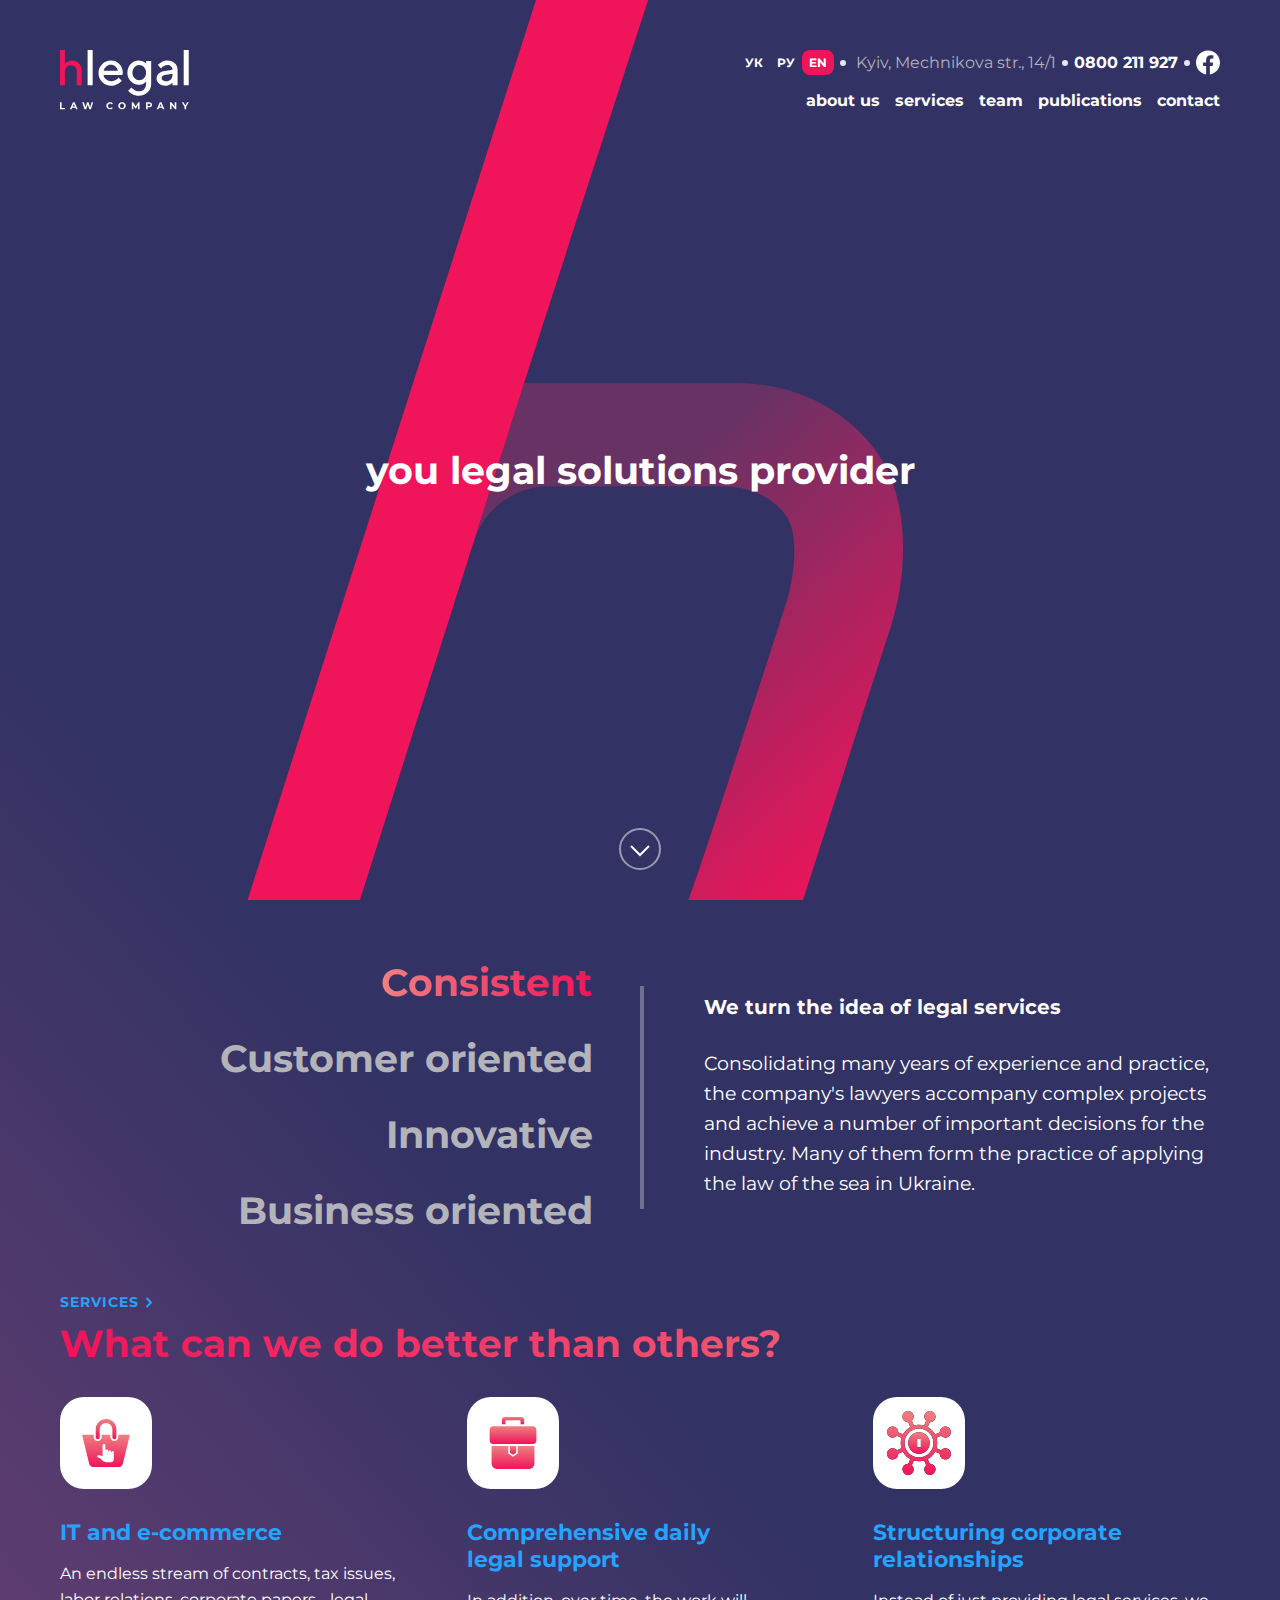
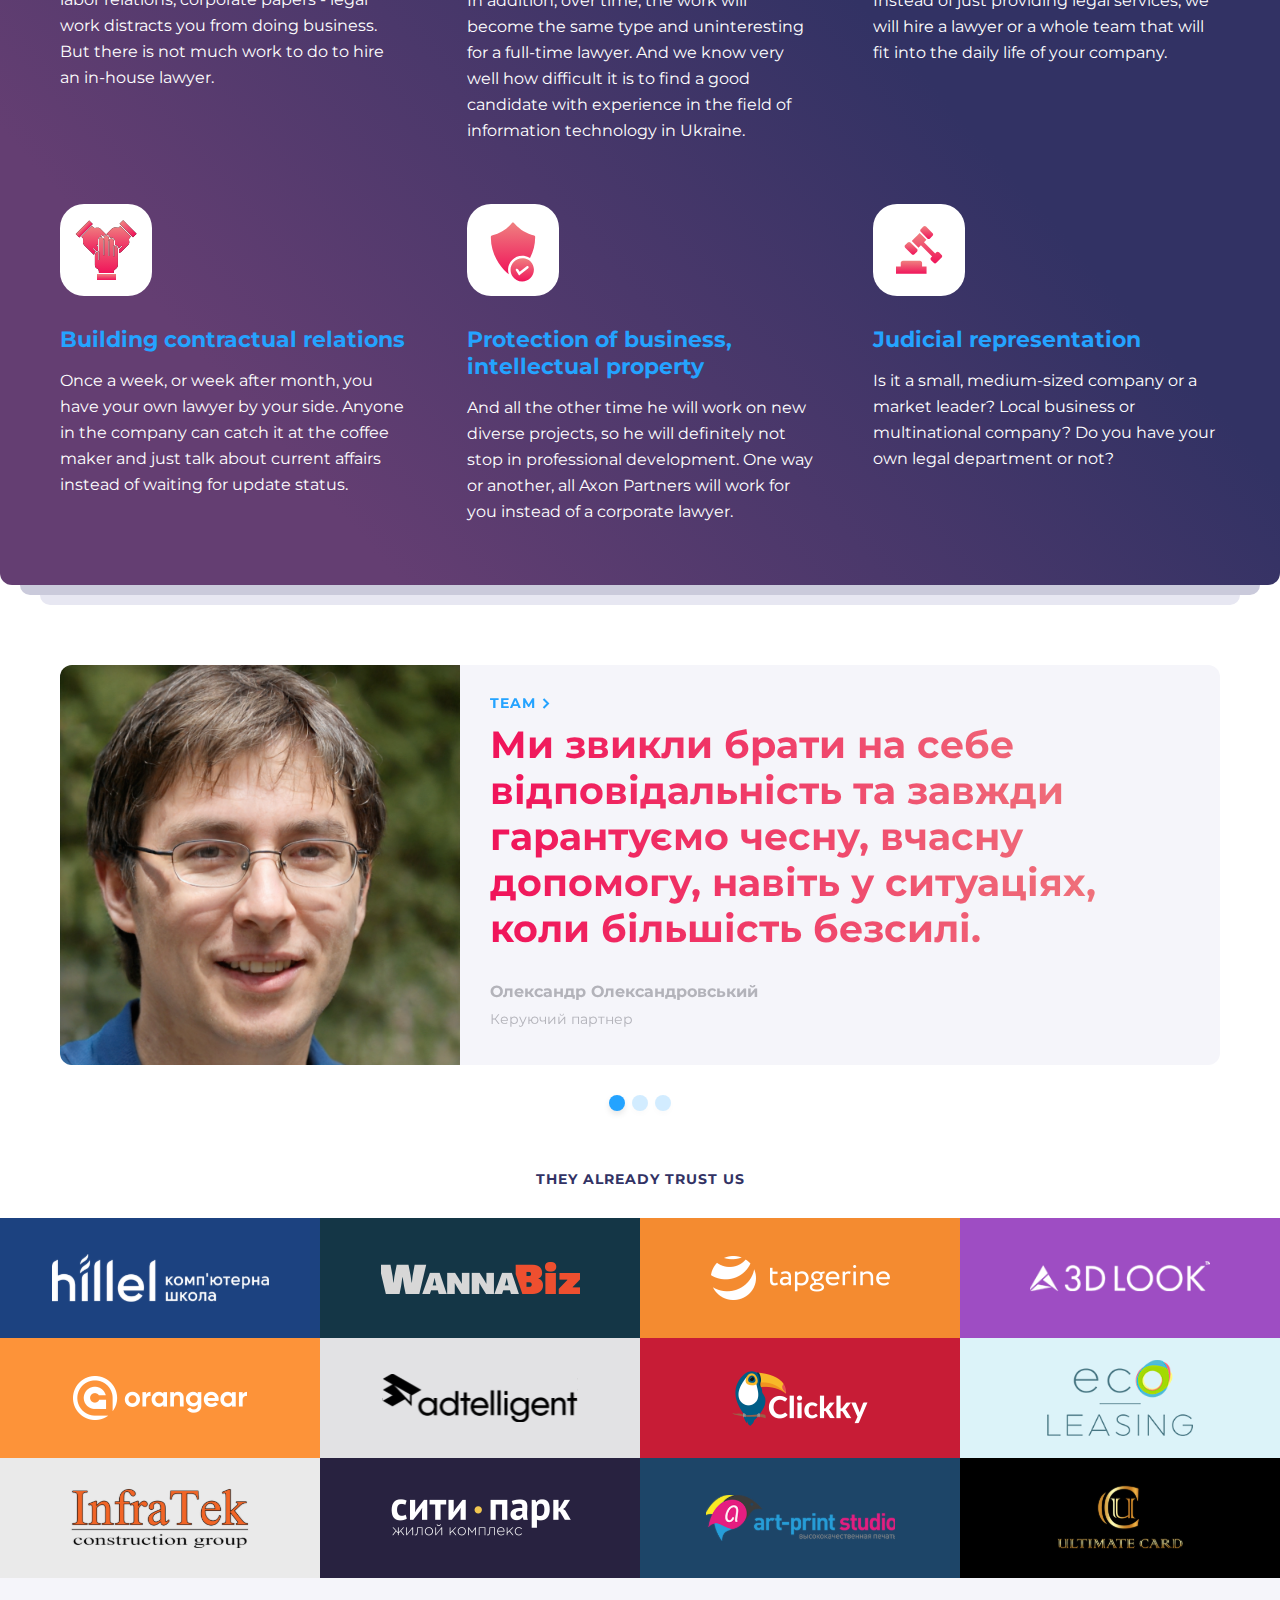
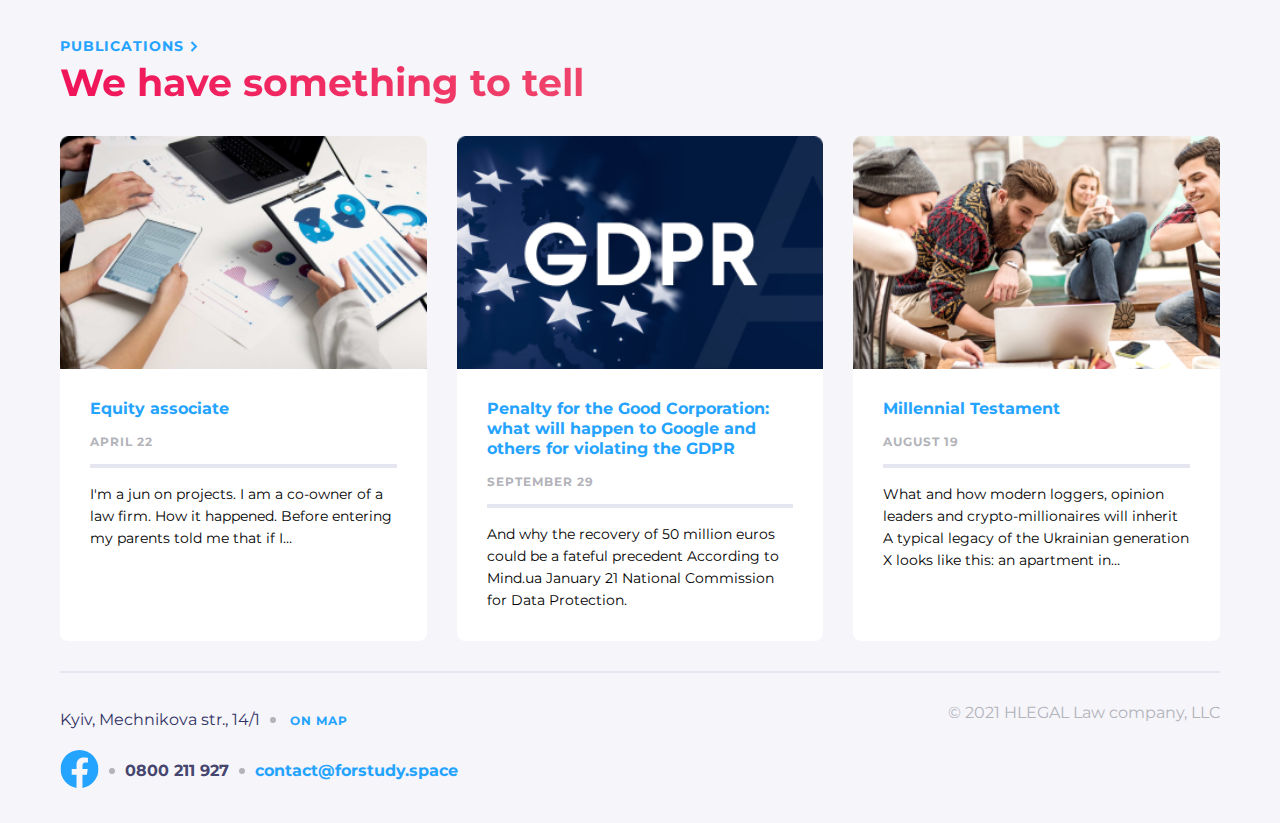
<file: index.html>
<!DOCTYPE html>
<html lang="en">

<head>
  <meta charset="UTF-8">
  <meta http-equiv="X-UA-Compatible" content="IE=edge">
  <meta name="viewport" content="width=device-width, initial-scale=1.0">
  <title>hlegal</title>
  <link rel="preconnect" href="https://fonts.googleapis.com">
  <link rel="preconnect" href="https://fonts.gstatic.com" crossorigin>
  <link href="https://fonts.googleapis.com/css2?family=Montserrat:wght@400;700&display=swap" rel="stylesheet">
  <link rel="stylesheet" href="./styles/glide.core.min.css">
  <link rel="stylesheet" href="./styles/glide.theme.min.css">
  <link rel="stylesheet" href="./styles/style.css">

</head>

<body>
  <div class="bg-gradient">
    <section class="main">
      <header class="header">
        <article class="header__contacts">
          <div class="header__langs">
            <a class="header__lang" href="#">УК</a>
            <a class="header__lang" href="#">РУ</a>
            <a class="header__lang header__lang-active" href="#">EN</a>
          </div>
          <a class="header__address" target="_blank"
            href="https://www.google.nl/maps/place/%D1%83%D0%BB.+%D0%9C%D0%B5%D1%87%D0%BD%D0%B8%D0%BA%D0%BE%D0%B2%D0%B0,+14%2F1,+%D0%9A%D0%B8%D0%B5%D0%B2,+%D0%A3%D0%BA%D1%80%D0%B0%D0%B8%D0%BD%D0%B0,+02000/@50.4367984,30.5305163,17z/data=!3m1!4b1!4m5!3m4!1s0x40d4cf07295b8e39:0x17b2112e2dc0e7a!8m2!3d50.436795!4d30.532705?hl=ru&authuser=0">
            Kyiv, Mechnikova str., 14/1</a>
          <a class="header__tel" href="tel:0800211927">0800 211 927</a>
          <a class="header__facebook" href="https://facebook.com" target="_blank">
            <svg width="24" height="25" viewBox="0 0 24 25" fill="none" xmlns="http://www.w3.org/2000/svg">
              <path
                d="M24 12.5733C24 5.90541 18.6274 0.5 12 0.5C5.37258 0.5 0 5.90541 0 12.5733C0 18.5995 4.38823 23.5943 10.125 24.5V16.0633H7.07813V12.5733H10.125V9.91343C10.125 6.88755 11.9165 5.21615 14.6576 5.21615C15.9705 5.21615 17.3438 5.45195 17.3438 5.45195V8.42313H15.8306C14.3399 8.42313 13.875 9.35379 13.875 10.3086V12.5733H17.2031L16.6711 16.0633H13.875V24.5C19.6118 23.5943 24 18.5995 24 12.5733Z"
                fill="white" />
            </svg>
          </a>
        </article>
        <div class="header__logo">
          <a href="#">
            <img src="./images/LogoWhite.svg" alt="logo">
          </a>
        </div>
        <input type="checkbox" id="burger-toggle" />
        <label for="burger-toggle" class="burger-nav">
          <span class="burger-nav__line"></span>
          <span class="burger-nav__line"></span>
          <span class="burger-nav__line"></span>
        </label>
        <nav class="nav">
          <ul class="nav__list">
            <li class="nav__close-wrapp">
              <label for="burger-toggle" class="nav__close">
                <svg width="20" height="20" fill="none" xmlns="http://www.w3.org/2000/svg">
                  <path d="m1 1 18 18M19 1 1 19" stroke="#EC6F5D" stroke-width="2" />
                </svg>
              </label>
            </li>
            <li class="nav__item">
              <a class="nav__link" href="./pages/about/index.html">about us</a>
            </li>
            <li class="nav__item">
              <a class="nav__link" href="./pages/services/index.html">services</a>
            </li>
            <li class="nav__item">
              <a class="nav__link" href="./pages/team/index.html">team</a>
            </li>
            <li class="nav__item">
              <a class="nav__link" href="./pages/publics/index.html">publications</a>
            </li>
            <li class="nav__item">
              <a class="nav__link" href="./pages/contact/index.html">contact</a>
            </li>
          </ul>
        </nav>
      </header>
      <h1 class="main__title">you legal solutions provider</h1>a
      <a href="#second-screen" class="main__button" id="drop-down-btn">
        <svg width="42" height="42" viewBox="0 0 42 42" fill="none" xmlns="http://www.w3.org/2000/svg">
          <circle opacity="0.5" cx="21" cy="21" r="20" stroke="white" stroke-width="2" />
          <path d="M12 18L21 27L30 18" stroke="white" stroke-width="2" />
        </svg>
      </a>
    </section>
    <section class="skills" id="second-screen">
      <ul class="skills__list">
        <li class="skills__item">
          <a href="#" class="skills__link link-active">
            <h2>Consistent</h2>
          </a>
        </li>
        <li class="skills__item">
          <a href="#" class="skills__link">
            <h2>Customer oriented</h2>
          </a>
        </li>
        <li class="skills__item">
          <a href="#" class="skills__link">
            <h2>Innovative</h2>
          </a>
        </li>
        <li class="skills__item">
          <a href="#" class="skills__link">
            <h2>Business oriented</h2>
          </a>
        </li>
      </ul>
      <ul class="skills-description__list">
        <li class="skills-description__item item-enable">
          <span class="skills-description__item_title">We turn the idea of legal services</span>
          <p>Consolidating many years of experience and practice, the company's lawyers accompany complex projects and
            achieve a number of important decisions for the industry. Many of them form the practice of applying the
            law of the sea in Ukraine.
          </p>
        </li>
        <li class="skills-description__item">
          <span class="skills-description__item_title">2We turn the idea of legal services</span>
          <p>Consolidating many years of experience and practice, the company's lawyers accompany complex projects and
            achieve a number of important decisions for the industry. Many of them form the practice of applying the
            law of the sea in Ukraine.
          </p>
        </li>
        <li class="skills-description__item">
          <span class="skills-description__item_title">3We turn the idea of legal services</span>
          <p>Consolidating many years of experience and practice, the company's lawyers accompany complex projects and
            achieve a number of important decisions for the industry. Many of them form the practice of applying the
            law of the sea in Ukraine.
          </p>
        </li>
        <li class="skills-description__item">
          <span class="skills-description__item_title">4We turn the idea of legal services</span>
          <p>Consolidating many years of experience and practice, the company's lawyers accompany complex projects and
            achieve a number of important decisions for the industry. Many of them form the practice of applying the
            law of the sea in Ukraine.
          </p>
        </li>
      </ul>
    </section>
    <section class="services">
      <div class="section__link">
        <a class="section__link-wrapper" href="./pages/services/index.html">
          <span>services</span>
          <svg width="8" height="11" viewBox="0 0 8 11" fill="none" xmlns="http://www.w3.org/2000/svg">
            <path d="M1.5 1L6 5.5L1.5 10" stroke="#24A3FF" stroke-width="2" />
          </svg>
        </a>
        <h3 class="section__title">
          What can we do better than others?
        </h3>
      </div>
      <div class="services__cards">
        <a class="service__item" href="./pages/services/it_and_e-commerce/index.html">
          <img src="./images/services/Ecommerce.svg" alt="Ecommerce" class="service__img">
          <h5 class="service__title">
            IT and e-commerce
          </h5>
          <p class="service__description">
            An endless stream of contracts, tax issues, labor relations, corporate papers - legal work distracts you
            from doing business. But there is not much work to do to hire an in-house lawyer.
          </p>
        </a>
        <a class="service__item" href="#">
          <img src="./images/services/Support.svg" alt="support" class="service__img">
          <h5 class="service__title">
            Comprehensive daily <br> legal support
          </h5>
          <p class="service__description">
            In addition, over time, the work will become the same type and uninteresting for a full-time lawyer. And
            we know very well how difficult it is to find a good candidate with experience in the field of information
            technology in Ukraine.
          </p>
        </a>
        <a class="service__item" href="#">
          <img src="./images/services/Coprorate.svg" alt="corporate" class="service__img">
          <h5 class="service__title">
            Structuring corporate relationships
          </h5>
          <p class="service__description">
            Instead of just providing legal services, we will hire a lawyer or a whole team that will fit into the
            daily life of your company.
          </p>
        </a>
        <a class="service__item" href="#">
          <img src="./images/services/Trust.svg" alt="trust" class="service__img">
          <h5 class="service__title">
            Building contractual relations
          </h5>
          <p class="service__description">
            Once a week, or week after month, you have your own lawyer by your side. Anyone in the company can catch
            it at the coffee maker and just talk about current affairs instead of waiting for update status.
          </p>
        </a>
        <a class="service__item" href="#">
          <img src="./images/services/Protection.svg" alt="protection" class="service__img">
          <h5 class="service__title">
            Protection of business, intellectual property
          </h5>
          <p class="service__description">
            And all the other time he will work on new diverse projects, so he will definitely not stop in
            professional development. One way or another, all Axon Partners will work for you instead of a corporate
            lawyer.
          </p>
        </a>
        <a class="service__item" href="#">
          <img src="./images/services/Court.svg" alt="Court" class="service__img">
          <h5 class="service__title">
            Judicial representation
          </h5>
          <p class="service__description">
            Is it a small, medium-sized company or a market leader? Local business or multinational company? Do you
            have your own legal department or not?
          </p>
        </a>
      </div>
    </section>
  </div>
  <section class="team">
    <div class="glide">
      <div class="glide__track" data-glide-el="track">
        <ul class="glide__slides">
          <li class="glide__slide team__item">
            <img class="team__photo" src="./images/teammatePhoto.png" alt="photo">
            <div class="team__quote">
              <div class="section__link">
                <a class="section__link-wrapper" href="./pages/team/index.html">
                  <span>team</span>
                  <svg width="8" height="11" viewBox="0 0 8 11" fill="none" xmlns="http://www.w3.org/2000/svg">
                    <path d="M1.5 1L6 5.5L1.5 10" stroke="#24A3FF" stroke-width="2" />
                  </svg>
                </a>
                <h3 class="section__title">
                  Ми звикли брати на себе відповідальність та завжди гарантуємо чесну, вчасну допомогу, навіть у
                  ситуаціях, коли більшість безсилі.
                </h3>
              </div>
              <div class="team__author">
                <h4>Олександр Олександровський</h4>
                <span>Керуючий партнер</span>
              </div>
            </div>
          </li>
          <li class="glide__slide team__item">
            <img class="team__photo" src="./images/teammatePhoto.png" alt="photo">
            <div class="team__quote">
              <div class="section__link">
                <a class="section__link-wrapper" href="./pages/services/index.html">
                  <span>team</span>
                  <svg width="8" height="11" viewBox="0 0 8 11" fill="none" xmlns="http://www.w3.org/2000/svg">
                    <path d="M1.5 1L6 5.5L1.5 10" stroke="#24A3FF" stroke-width="2" />
                  </svg>
                </a>
                <h3 class="section__title">
                  Ми звикли брати на себе відповідальність та завжди гарантуємо чесну, вчасну допомогу, навіть у
                  ситуаціях, коли більшість безсилі.
                </h3>
              </div>
              <div class="team__author">
                <h4>Олександр Олександровський</h4>
                <span>Керуючий партнер</span>
              </div>
            </div>
          </li>
          <li class="glide__slide team__item">
            <img class="team__photo" src="./images/teammatePhoto.png" alt="photo">
            <div class="team__quote">
              <div class="section__link">
                <a class="section__link-wrapper" href="./pages/services/index.html">
                  <span>team</span>
                  <svg width="8" height="11" viewBox="0 0 8 11" fill="none" xmlns="http://www.w3.org/2000/svg">
                    <path d="M1.5 1L6 5.5L1.5 10" stroke="#24A3FF" stroke-width="2" />
                  </svg>
                </a>
                <h3 class="section__title">
                  Ми звикли брати на себе відповідальність та завжди гарантуємо чесну, вчасну допомогу, навіть у
                  ситуаціях, коли більшість безсилі.
                </h3>
              </div>
              <div class="team__author">
                <h4>Олександр Олександровський</h4>
                <span>Керуючий партнер</span>
              </div>
            </div>
          </li>
        </ul>
      </div>
      <div class="glide__bullets" data-glide-el="controls[nav]">
        <button class="glide__bullet" data-glide-dir="=0"></button>
        <button class="glide__bullet" data-glide-dir="=1"></button>
        <button class="glide__bullet" data-glide-dir="=2"></button>
      </div>
    </div>
  </section>
  <section class="brands">
    <h5 class="brands__title">They already trust us</h5>
    <ul class="brands__cards">
      <li class="brands__item"><img src="./images/brands/Hillel-Logo-OneLine-White-Uk.svg" alt="hillel"></li>
      <li class="brands__item"><img src="./images/brands/WannaBiz.svg" alt="wannabiz"></li>
      <li class="brands__item"><img src="./images/brands/tapgerine.svg" alt="tapgerine"></li>
      <li class="brands__item"><img src="./images/brands/3dlook.svg" alt="3dlook"></li>
      <li class="brands__item"><img src="./images/brands/orangear.svg" alt="orangear"></li>
      <li class="brands__item"><img src="./images/brands/adtelligent.svg" alt="adtelligent"></li>
      <li class="brands__item brands__item-close"><img src="./images/brands/clickky.svg" alt="clickky">
      </li>
      <li class="brands__item brands__item-close"><img src="./images/brands/eco.svg" alt="eco"></li>
      <li class="brands__item brands__item-close"><img src="./images/brands/infatek.svg" alt="infatek">
      </li>
      <li class="brands__item brands__item-close"><img src="./images/brands/citypark.svg" alt="citypark">
      </li>
      <li class="brands__item brands__item-close"><img src="./images/brands/art-print.svg" alt="art-print"></li>
      <li class="brands__item brands__item-close"><img src="./images/brands/ultimate.svg" alt="ultimate">
      </li>
    </ul>
  </section>
  <footer>
    <section class="public">
      <div class="section__link">
        <a class="section__link-wrapper" href="./pages/publics/index.html">
          <span> Publications</span>
          <svg width="8" height="11" viewBox="0 0 8 11" fill="none" xmlns="http://www.w3.org/2000/svg">
            <path d="M1.5 1L6 5.5L1.5 10" stroke="#24A3FF" stroke-width="2" />
          </svg>
        </a>
        <h3 class="section__title">
          We have something to tell
        </h3>
      </div>
      <article class="public__cards">
        <a class="public__card" href="#">
          <img src="./images/publicpage/firstcard.png" alt="card-img">
          <div class="public-card__info">
            <h4 class="public-card__title">Equity associate</h4>
            <span class="public-card__data">April 22</span>
            <p class="public-card__description">
              I'm a jun on projects. I am a co-owner of a law firm. How it happened.
              Before entering my parents told me that if I…
            </p>
          </div>
        </a>
        <a class="public__card" href="#">
          <img src="./images/publicpage/secondcard.png" alt="card-img">
          <div class="public-card__info">
            <h4 class="public-card__title">
              Penalty for the Good Corporation: what will happen to Google and others for
              violating the GDPR
            </h4>
            <span class="public-card__data">September 29</span>
            <p class="public-card__description">
              And why the recovery of 50 million euros could be a fateful precedent According to Mind.ua January 21
              National Commission for Data Protection.
            </p>
          </div>
        </a>
        <a class="public__card" href="#">
          <img src="./images/publicpage/thirdcard.png" alt="card-img">
          <div class="public-card__info">
            <h4 class="public-card__title">
              Millennial Testament
            </h4>
            <span class="public-card__data">August 19</span>
            <p class="public-card__description">
              What and how modern loggers, opinion leaders and crypto-millionaires will inherit A typical legacy of
              the
              Ukrainian generation X looks like this: an apartment in…
            </p>
          </div>
        </a>
      </article>
    </section>
    <article class="footer">
      <div class="footer__address">
        <span>Kyiv, Mechnikova str., 14/1</span>
        <a class="footer__address_map" target="_blank"
          href="https://www.google.nl/maps/place/%D1%83%D0%BB.+%D0%9C%D0%B5%D1%87%D0%BD%D0%B8%D0%BA%D0%BE%D0%B2%D0%B0,+14%2F1,+%D0%9A%D0%B8%D0%B5%D0%B2,+%D0%A3%D0%BA%D1%80%D0%B0%D0%B8%D0%BD%D0%B0,+02000/@50.4367984,30.5305163,17z/data=!3m1!4b1!4m5!3m4!1s0x40d4cf07295b8e39:0x17b2112e2dc0e7a!8m2!3d50.436795!4d30.532705?hl=ru&authuser=0">
          on map
        </a>
      </div>
      <div class="footer__contacts">
        <a class="footer__facebook" href="https://facebook.com" target="_blank">
          <svg width="39" height="38" viewBox="0 0 39 38" fill="none" xmlns="http://www.w3.org/2000/svg">
            <g clip-path="url(#clip0_42163_340)">
              <path
                d="M38.5 19.1161C38.5 8.55857 29.9934 0 19.5 0C9.00658 0 0.5 8.55857 0.5 19.1161C0.5 28.6575 7.44803 36.5659 16.5312 38V24.6419H11.707V19.1161H16.5312V14.9046C16.5312 10.1136 19.3678 7.46723 23.7078 7.46723C25.7866 7.46723 27.9609 7.84059 27.9609 7.84059V12.545H25.5651C23.2048 12.545 22.4688 14.0185 22.4688 15.5302V19.1161H27.7383L26.8959 24.6419H22.4688V38C31.552 36.5659 38.5 28.6575 38.5 19.1161Z"
                fill="#24A3FF" />
            </g>
            <defs>
              <clipPath id="clip0_42163_340">
                <rect width="38" height="38" fill="white" transform="translate(0.5)" />
              </clipPath>
            </defs>
          </svg>
        </a>
        <a class="footer__tel" href="tel:0800211927">0800 211 927</a>
        <a class="footer__mail" href="mailto:contact@forstudy.space">contact@forstudy.space</a>
      </div>
      <span class="footer__copy">
        © 2021 HLEGAL Law company, LLC
      </span>
    </article>
  </footer>
  <script src="./js/glide.min.js"></script>
  <script>
    new Glide(".glide", {
      animationDuration: 500,
    }).mount();
  </script>
  <script src='./js/skills.js'></script>
</body>


</html>
</file>
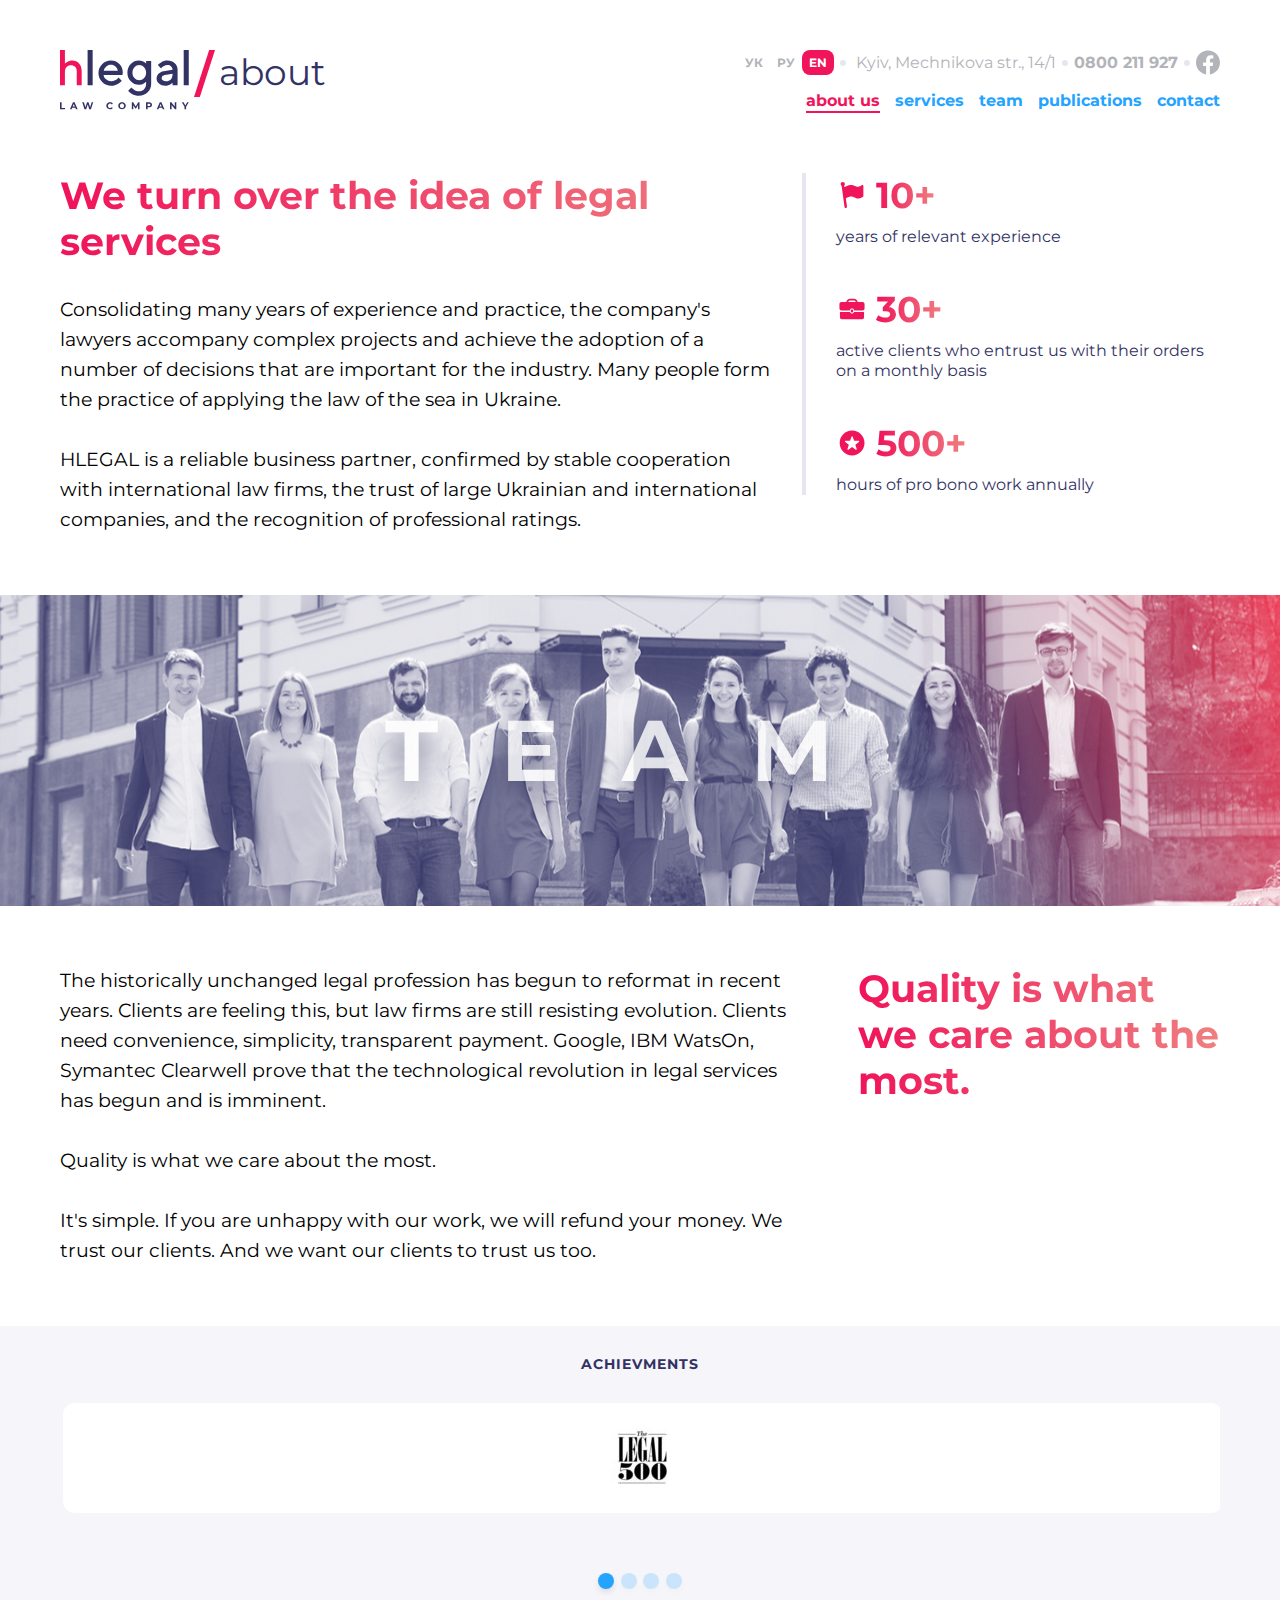
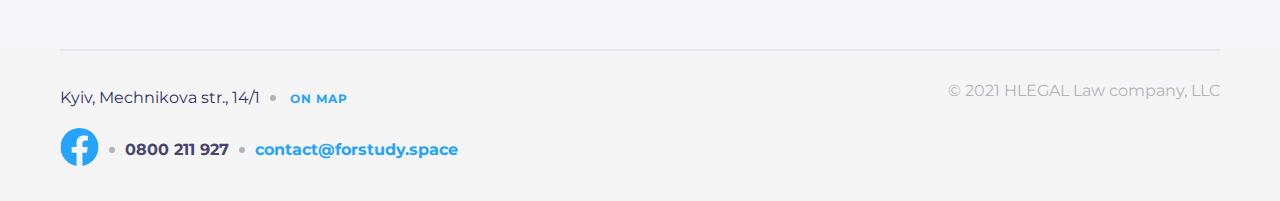
<file: pages/about/index.html>
<!DOCTYPE html>
<html lang="en">

<head>
  <meta charset="UTF-8">
  <meta http-equiv="X-UA-Compatible" content="IE=edge">
  <meta name="viewport" content="width=device-width, initial-scale=1.0">
  <title>hlegal</title>
  <link rel="preconnect" href="https://fonts.googleapis.com">
  <link rel="preconnect" href="https://fonts.gstatic.com" crossorigin>
  <link href="https://fonts.googleapis.com/css2?family=Montserrat:wght@400;700&display=swap" rel="stylesheet">
  <link rel="stylesheet" href="../../styles/glide.core.min.css">
  <link rel="stylesheet" href="../../styles/glide.theme.min.css">
  <link rel="stylesheet" href="../../styles/scss/aboutPage/style.css">
</head>

<body>
  <header class="header">
    <article class="header__contacts">
      <div class="header__langs">
        <a class="header__lang" href="#">УК</a>
        <a class="header__lang" href="#">РУ</a>
        <a class="header__lang header__lang-active" href="#">EN</a>
      </div>
      <a class="header__address" target="_blank"
        href="https://www.google.nl/maps/place/%D1%83%D0%BB.+%D0%9C%D0%B5%D1%87%D0%BD%D0%B8%D0%BA%D0%BE%D0%B2%D0%B0,+14%2F1,+%D0%9A%D0%B8%D0%B5%D0%B2,+%D0%A3%D0%BA%D1%80%D0%B0%D0%B8%D0%BD%D0%B0,+02000/@50.4367984,30.5305163,17z/data=!3m1!4b1!4m5!3m4!1s0x40d4cf07295b8e39:0x17b2112e2dc0e7a!8m2!3d50.436795!4d30.532705?hl=ru&authuser=0">
        Kyiv, Mechnikova str., 14/1</a>
      <a class="header__tel" href="tel:0800211927">0800 211 927</a>
      <a class="header__facebook" href="https://facebook.com" target="_blank">
        <svg width="24" height="25" viewBox="0 0 24 25" fill="none" xmlns="http://www.w3.org/2000/svg">
          <path
            d="M24 12.5733C24 5.90541 18.6274 0.5 12 0.5C5.37258 0.5 0 5.90541 0 12.5733C0 18.5995 4.38823 23.5943 10.125 24.5V16.0633H7.07813V12.5733H10.125V9.91343C10.125 6.88755 11.9165 5.21615 14.6576 5.21615C15.9705 5.21615 17.3438 5.45195 17.3438 5.45195V8.42313H15.8306C14.3399 8.42313 13.875 9.35379 13.875 10.3086V12.5733H17.2031L16.6711 16.0633H13.875V24.5C19.6118 23.5943 24 18.5995 24 12.5733Z"
            fill="#B3B3BA" />
        </svg>
      </a>
    </article>
    <div class="header__logo">
      <a href="../../index.html">
        <img src="../../images/Logo.svg" alt="logo">
      </a>
      <svg class="small-slash" width="12" height="26" viewBox="0 0 12 26" fill="none"
        xmlns="http://www.w3.org/2000/svg">
        <path fill-rule="evenodd" clip-rule="evenodd" d="M8.72827 0H11.9505L3.55574 26H0.333496L8.72827 0Z"
          fill="#F0145A" />
      </svg>
      <svg class="big-slash" width="21" height="47" viewBox="0 0 21 47" fill="none" xmlns="http://www.w3.org/2000/svg">
        <path fill-rule="evenodd" clip-rule="evenodd" d="M15.1752 0H21L5.82482 47H0L15.1752 0Z" fill="#F0145A" />
      </svg>
      <span class="header__title">about</span>
    </div>
    <input type="checkbox" id="burger-toggle" />
    <label for="burger-toggle" class="burger-nav">
      <span class="burger-nav__line"></span>
      <span class="burger-nav__line"></span>
      <span class="burger-nav__line"></span>
    </label>
    <nav class="nav">
      <ul class="nav__list">
        <li class="nav__close-wrapp">
          <label for="burger-toggle" class="nav__close">
            <svg width="20" height="20" fill="none" xmlns="http://www.w3.org/2000/svg">
              <path d="m1 1 18 18M19 1 1 19" stroke="#EC6F5D" stroke-width="2" />
            </svg>
          </label>
        </li>
        <li class="nav__item nav__item-active">
          <a class="nav__link" href="#">about us</a>
        </li>
        <li class="nav__item">
          <a class="nav__link" href="../services/index.html">services</a>
        </li>
        <li class="nav__item">
          <a class="nav__link" href="../team/index.html">team</a>
        </li>
        <li class="nav__item">
          <a class="nav__link" href="#">publications</a>
        </li>
        <li class="nav__item">
          <a class="nav__link" href="../contact/index.html">contact</a>
        </li>
      </ul>
    </nav>
  </header>
  <section class="about">
    <div class="about-wrapper">
      <article class="about__info">
        <h2 class="about__title">We turn over the idea of legal services</h2>
        <p class="about__description">
          Consolidating many years of experience and practice, the company's lawyers accompany complex projects and
          achieve the adoption of a number of decisions that are important for the industry. Many people form the
          practice
          of applying the law of the sea in Ukraine.
          <br><br>
          HLEGAL is a reliable business partner, confirmed by stable cooperation with international law firms, the trust
          of large Ukrainian and international companies, and the recognition of professional ratings.
        </p>
      </article>
      <ul class="statistic__list">
        <li class="statistic__item">
          <img src="../../images/about/statictic-svg/flag.svg" alt="logo">
          <h6 class="statistic__number">10+</h6>
          <p class="statistic__description">years of relevant experience</p>
        </li>
        <li class="statistic__item">
          <img src="../../images/about/statictic-svg/bag.svg" alt="logo">
          <h6 class="statistic__number">30+</h6>
          <p class="statistic__description">active clients who entrust us with their orders on a monthly basis</p>
        </li>
        <li class="statistic__item">
          <img src="../../images/about/statictic-svg/star.svg" alt="logo">
          <h6 class="statistic__number">500+</h6>
          <p class="statistic__description">hours of pro bono work annually</p>
        </li>
      </ul>
    </div>
    <article class="central-img">
      <span>TEAM</span>
    </article>
    <article class="about__info">
      <h2 class="about__title">Quality is what we care about the most.</h2>
      <p class="about__description">
        The historically unchanged legal profession has begun to reformat in recent years. Clients are feeling this, but
        law firms are still resisting evolution. Clients need convenience, simplicity, transparent payment. Google, IBM
        WatsOn, Symantec Clearwell prove that the technological revolution in legal services has begun and is imminent.
        <br> <br>
        Quality is what we care about the most.
        <br><br>
        It's simple. If you are unhappy with our work, we will refund your money. We trust our clients. And we want our
        clients to trust us too.
      </p>
    </article>
  </section>
  <section class="achievments">
    <h5 class="achievments__title">
      achievments
    </h5>
    <div class="glide">
      <div class="glide__track" data-glide-el="track">
        <ul class="glide__slides achievments__logos">
          <li class="glide__slide achievments__logo">
            <img src="../../images/about/achievments/Achievment-1.png" alt="logo">
          </li>
          <li class="glide__slide achievments__logo">
            <img src="../../images/about/achievments/Achievment-2.png" alt="logo">
          </li>
          <li class="glide__slide achievments__logo">
            <img src="../../images/about/achievments/Achievment-3.png" alt="logo">
          </li>
          <li class="glide__slide achievments__logo">
            <img src="../../images/about/achievments/Achievment-4.png" alt="logo">
          </li>
        </ul>
      </div>
      <div class="glide__bullets" data-glide-el="controls[nav]">
        <button class="glide__bullet" data-glide-dir="=0"></button>
        <button class="glide__bullet" data-glide-dir="=1"></button>
        <button class="glide__bullet" data-glide-dir="=2"></button>
        <button class="glide__bullet" data-glide-dir="=3"></button>
      </div>
  </section>
  <section class="footer-background">
    <footer class="footer">
      <div class="footer__address">
        <span>Kyiv, Mechnikova str., 14/1</span>
        <a class="footer__address_map" target="_blank"
          href="https://www.google.nl/maps/place/%D1%83%D0%BB.+%D0%9C%D0%B5%D1%87%D0%BD%D0%B8%D0%BA%D0%BE%D0%B2%D0%B0,+14%2F1,+%D0%9A%D0%B8%D0%B5%D0%B2,+%D0%A3%D0%BA%D1%80%D0%B0%D0%B8%D0%BD%D0%B0,+02000/@50.4367984,30.5305163,17z/data=!3m1!4b1!4m5!3m4!1s0x40d4cf07295b8e39:0x17b2112e2dc0e7a!8m2!3d50.436795!4d30.532705?hl=ru&authuser=0">
          on map
        </a>
      </div>
      <div class="footer__contacts">
        <a class="footer__facebook" href="https://facebook.com" target="_blank">
          <svg width="39" height="38" viewBox="0 0 39 38" fill="none" xmlns="http://www.w3.org/2000/svg">
            <g clip-path="url(#clip0_42163_340)">
              <path
                d="M38.5 19.1161C38.5 8.55857 29.9934 0 19.5 0C9.00658 0 0.5 8.55857 0.5 19.1161C0.5 28.6575 7.44803 36.5659 16.5312 38V24.6419H11.707V19.1161H16.5312V14.9046C16.5312 10.1136 19.3678 7.46723 23.7078 7.46723C25.7866 7.46723 27.9609 7.84059 27.9609 7.84059V12.545H25.5651C23.2048 12.545 22.4688 14.0185 22.4688 15.5302V19.1161H27.7383L26.8959 24.6419H22.4688V38C31.552 36.5659 38.5 28.6575 38.5 19.1161Z"
                fill="#24A3FF" />
            </g>
            <defs>
              <clipPath id="clip0_42163_340">
                <rect width="38" height="38" fill="white" transform="translate(0.5)" />
              </clipPath>
            </defs>
          </svg>
        </a>
        <a class="footer__tel" href="tel:0800211927">0800 211 927</a>
        <a class="footer__mail" href="mailto:contact@forstudy.space">contact@forstudy.space</a>
      </div>
      <span class="footer__copy">
        © 2021 HLEGAL Law company, LLC
      </span>
    </footer>
  </section>
  <script src="../../js/glide.min.js"></script>
  <script>
    new Glide(".glide", {
      animationDuration: 500,
      perView: 1,
      type: 'carousel',
    }).mount();
  </script>
</body>


</html>
</file>
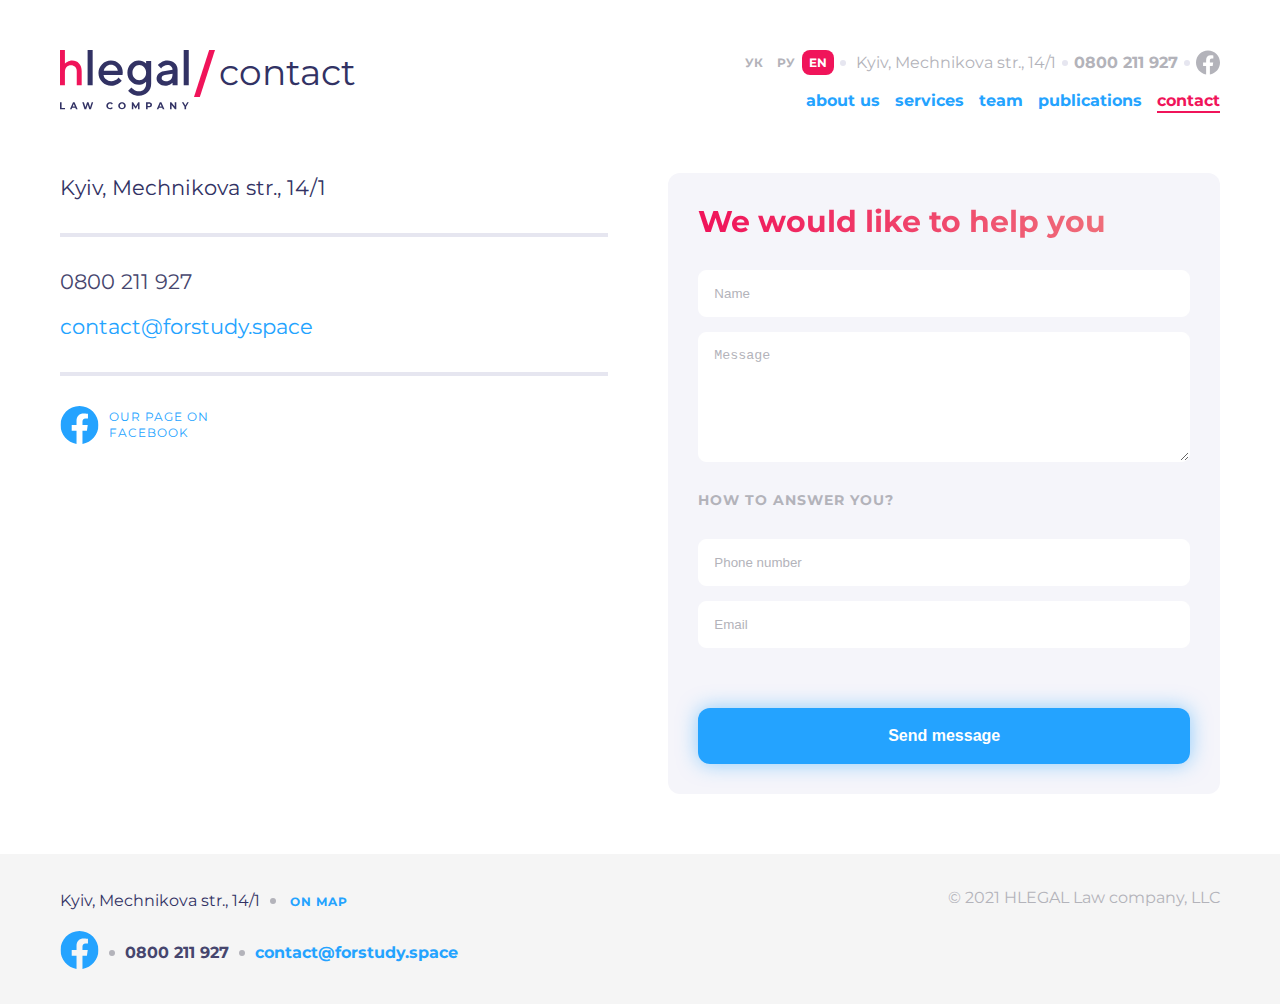
<file: pages/contact/index.html>
<!DOCTYPE html>
<html lang="en">

<head>
  <meta charset="UTF-8">
  <meta http-equiv="X-UA-Compatible" content="IE=edge">
  <meta name="viewport" content="width=device-width, initial-scale=1.0">
  <title>hlegal</title>
  <link rel="preconnect" href="https://fonts.googleapis.com">
  <link rel="preconnect" href="https://fonts.gstatic.com" crossorigin>
  <link href="https://fonts.googleapis.com/css2?family=Montserrat:wght@400;700&display=swap" rel="stylesheet">
  <link rel="stylesheet" href="../../styles/scss/contactPage/style.css">
</head>

<body>
  <header class="header">
    <article class="header__contacts">
      <div class="header__langs">
        <a class="header__lang" href="#">УК</a>
        <a class="header__lang" href="#">РУ</a>
        <a class="header__lang header__lang-active" href="#">EN</a>
      </div>
      <a class="header__address" target="_blank"
        href="https://www.google.nl/maps/place/%D1%83%D0%BB.+%D0%9C%D0%B5%D1%87%D0%BD%D0%B8%D0%BA%D0%BE%D0%B2%D0%B0,+14%2F1,+%D0%9A%D0%B8%D0%B5%D0%B2,+%D0%A3%D0%BA%D1%80%D0%B0%D0%B8%D0%BD%D0%B0,+02000/@50.4367984,30.5305163,17z/data=!3m1!4b1!4m5!3m4!1s0x40d4cf07295b8e39:0x17b2112e2dc0e7a!8m2!3d50.436795!4d30.532705?hl=ru&authuser=0">
        Kyiv, Mechnikova str., 14/1</a>
      <a class="header__tel" href="tel:0800211927">0800 211 927</a>
      <a class="header__facebook" href="https://facebook.com" target="_blank">
        <svg width="24" height="25" viewBox="0 0 24 25" fill="none" xmlns="http://www.w3.org/2000/svg">
          <path
            d="M24 12.5733C24 5.90541 18.6274 0.5 12 0.5C5.37258 0.5 0 5.90541 0 12.5733C0 18.5995 4.38823 23.5943 10.125 24.5V16.0633H7.07813V12.5733H10.125V9.91343C10.125 6.88755 11.9165 5.21615 14.6576 5.21615C15.9705 5.21615 17.3438 5.45195 17.3438 5.45195V8.42313H15.8306C14.3399 8.42313 13.875 9.35379 13.875 10.3086V12.5733H17.2031L16.6711 16.0633H13.875V24.5C19.6118 23.5943 24 18.5995 24 12.5733Z"
            fill="#B3B3BA" />
        </svg>
      </a>
    </article>
    <div class="header__logo">
      <a href="../../index.html">
        <img src="../../images/Logo.svg" alt="logo">
      </a>
      <svg class="small-slash" width="12" height="26" viewBox="0 0 12 26" fill="none"
        xmlns="http://www.w3.org/2000/svg">
        <path fill-rule="evenodd" clip-rule="evenodd" d="M8.72827 0H11.9505L3.55574 26H0.333496L8.72827 0Z"
          fill="#F0145A" />
      </svg>
      <svg class="big-slash" width="21" height="47" viewBox="0 0 21 47" fill="none" xmlns="http://www.w3.org/2000/svg">
        <path fill-rule="evenodd" clip-rule="evenodd" d="M15.1752 0H21L5.82482 47H0L15.1752 0Z" fill="#F0145A" />
      </svg>
      <span class="header__title">contact</span>
    </div>
    <input type="checkbox" id="burger-toggle" />
    <label for="burger-toggle" class="burger-nav">
      <span class="burger-nav__line"></span>
      <span class="burger-nav__line"></span>
      <span class="burger-nav__line"></span>
    </label>
    <nav class="nav">
      <ul class="nav__list">
        <li class="nav__close-wrapp">
          <label for="burger-toggle" class="nav__close">
            <svg width="20" height="20" fill="none" xmlns="http://www.w3.org/2000/svg">
              <path d="m1 1 18 18M19 1 1 19" stroke="#EC6F5D" stroke-width="2" />
            </svg>
          </label>
        </li>
        <li class="nav__item">
          <a class="nav__link" href="../about/index.html">about us</a>
        </li>
        <li class="nav__item">
          <a class="nav__link" href="../services/index.html">services</a>
        </li>
        <li class="nav__item">
          <a class="nav__link" href="../team/index.html">team</a>
        </li>
        <li class="nav__item">
          <a class="nav__link" href="../publics/index.html">publications</a>
        </li>
        <li class="nav__item  nav__item-active">
          <a class="nav__link" href="#">contact</a>
        </li>
      </ul>
    </nav>
  </header>
  <section class="contacts">
    <div class="info">
      <span class="info__address">Kyiv, Mechnikova str., 14/1</span>
      <div class="info-tel-mail__container">
        <a class="info__tel" href="tel:0800211927">0800 211 927</a>
        <a class="info__mail" href="mailto:contact@forstudy.space">contact@forstudy.space</a>
      </div>
      <div class="info__facebook-wrapper">
        <a class="info__facebook" href="https://facebook.com" target="_blank">
          <svg width="39" height="38" viewBox="0 0 39 38" fill="none" xmlns="http://www.w3.org/2000/svg">
            <g clip-path="url(#clip0_42163_340)">
              <path
                d="M38.5 19.1161C38.5 8.55857 29.9934 0 19.5 0C9.00658 0 0.5 8.55857 0.5 19.1161C0.5 28.6575 7.44803 36.5659 16.5312 38V24.6419H11.707V19.1161H16.5312V14.9046C16.5312 10.1136 19.3678 7.46723 23.7078 7.46723C25.7866 7.46723 27.9609 7.84059 27.9609 7.84059V12.545H25.5651C23.2048 12.545 22.4688 14.0185 22.4688 15.5302V19.1161H27.7383L26.8959 24.6419H22.4688V38C31.552 36.5659 38.5 28.6575 38.5 19.1161Z"
                fill="#24A3FF" />
            </g>
            <defs>
              <clipPath id="clip0_42163_340">
                <rect width="38" height="38" fill="white" transform="translate(0.5)" />
              </clipPath>
            </defs>
          </svg>
          <span>Our page on facebook</span>
        </a>
      </div>
    </div>
    <form class="form" action="https://fom.in.ua/echo">
      <h1 class="form__title">We would like to help you</h1>
      <div class="form__message">
        <input type="text" placeholder="Name" id="name" name="name" required>
        <textarea type="text" placeholder="Message" id="message" name="message" required></textarea>
      </div>
      <div class="form__feedback">
        <h2 class="form__subtitle">How to answer you?</h2>
        <label for="tel"></label>
        <input type="tel" placeholder="Phone number" id="tel" name="tel"
          pattern="[+]{1}[380]{3}-[0-9]{2}-[0-9]{3}-[0-9]{2}-[0-9]{2}" required>
        <input type="email" placeholder="Email" id="email" name="email" required>
      </div>
      <input class="button-blue" type="submit" value="Send message">
    </form>
  </section>
  <section class="footer-background">
    <footer class="footer">
      <div class="footer__address">
        <span>Kyiv, Mechnikova str., 14/1</span>
        <a class="footer__address_map" target="_blank"
          href="https://www.google.nl/maps/place/%D1%83%D0%BB.+%D0%9C%D0%B5%D1%87%D0%BD%D0%B8%D0%BA%D0%BE%D0%B2%D0%B0,+14%2F1,+%D0%9A%D0%B8%D0%B5%D0%B2,+%D0%A3%D0%BA%D1%80%D0%B0%D0%B8%D0%BD%D0%B0,+02000/@50.4367984,30.5305163,17z/data=!3m1!4b1!4m5!3m4!1s0x40d4cf07295b8e39:0x17b2112e2dc0e7a!8m2!3d50.436795!4d30.532705?hl=ru&authuser=0">
          on map
        </a>
      </div>
      <div class="footer__contacts">
        <a class="footer__facebook" href="https://facebook.com" target="_blank">
          <svg width="39" height="38" viewBox="0 0 39 38" fill="none" xmlns="http://www.w3.org/2000/svg">
            <g clip-path="url(#clip0_42163_340)">
              <path
                d="M38.5 19.1161C38.5 8.55857 29.9934 0 19.5 0C9.00658 0 0.5 8.55857 0.5 19.1161C0.5 28.6575 7.44803 36.5659 16.5312 38V24.6419H11.707V19.1161H16.5312V14.9046C16.5312 10.1136 19.3678 7.46723 23.7078 7.46723C25.7866 7.46723 27.9609 7.84059 27.9609 7.84059V12.545H25.5651C23.2048 12.545 22.4688 14.0185 22.4688 15.5302V19.1161H27.7383L26.8959 24.6419H22.4688V38C31.552 36.5659 38.5 28.6575 38.5 19.1161Z"
                fill="#24A3FF" />
            </g>
            <defs>
              <clipPath id="clip0_42163_340">
                <rect width="38" height="38" fill="white" transform="translate(0.5)" />
              </clipPath>
            </defs>
          </svg>
        </a>
        <a class="footer__tel" href="tel:0800211927">0800 211 927</a>
        <a class="footer__mail" href="mailto:contact@forstudy.space">contact@forstudy.space</a>
      </div>
      <span class="footer__copy">
        © 2021 HLEGAL Law company, LLC
      </span>
    </footer>
  </section>

  <script>
    const telForm = document.getElementById('tel');

    telForm.addEventListener("input", () => {
      if (!telForm.checkValidity()) {
        telForm.setCustomValidity('Enter a number for example (+380-00-000-00-00)');
      } else {
        telForm.setCustomValidity("");
      }
    });
  </script>
</body>


</html>
</file>
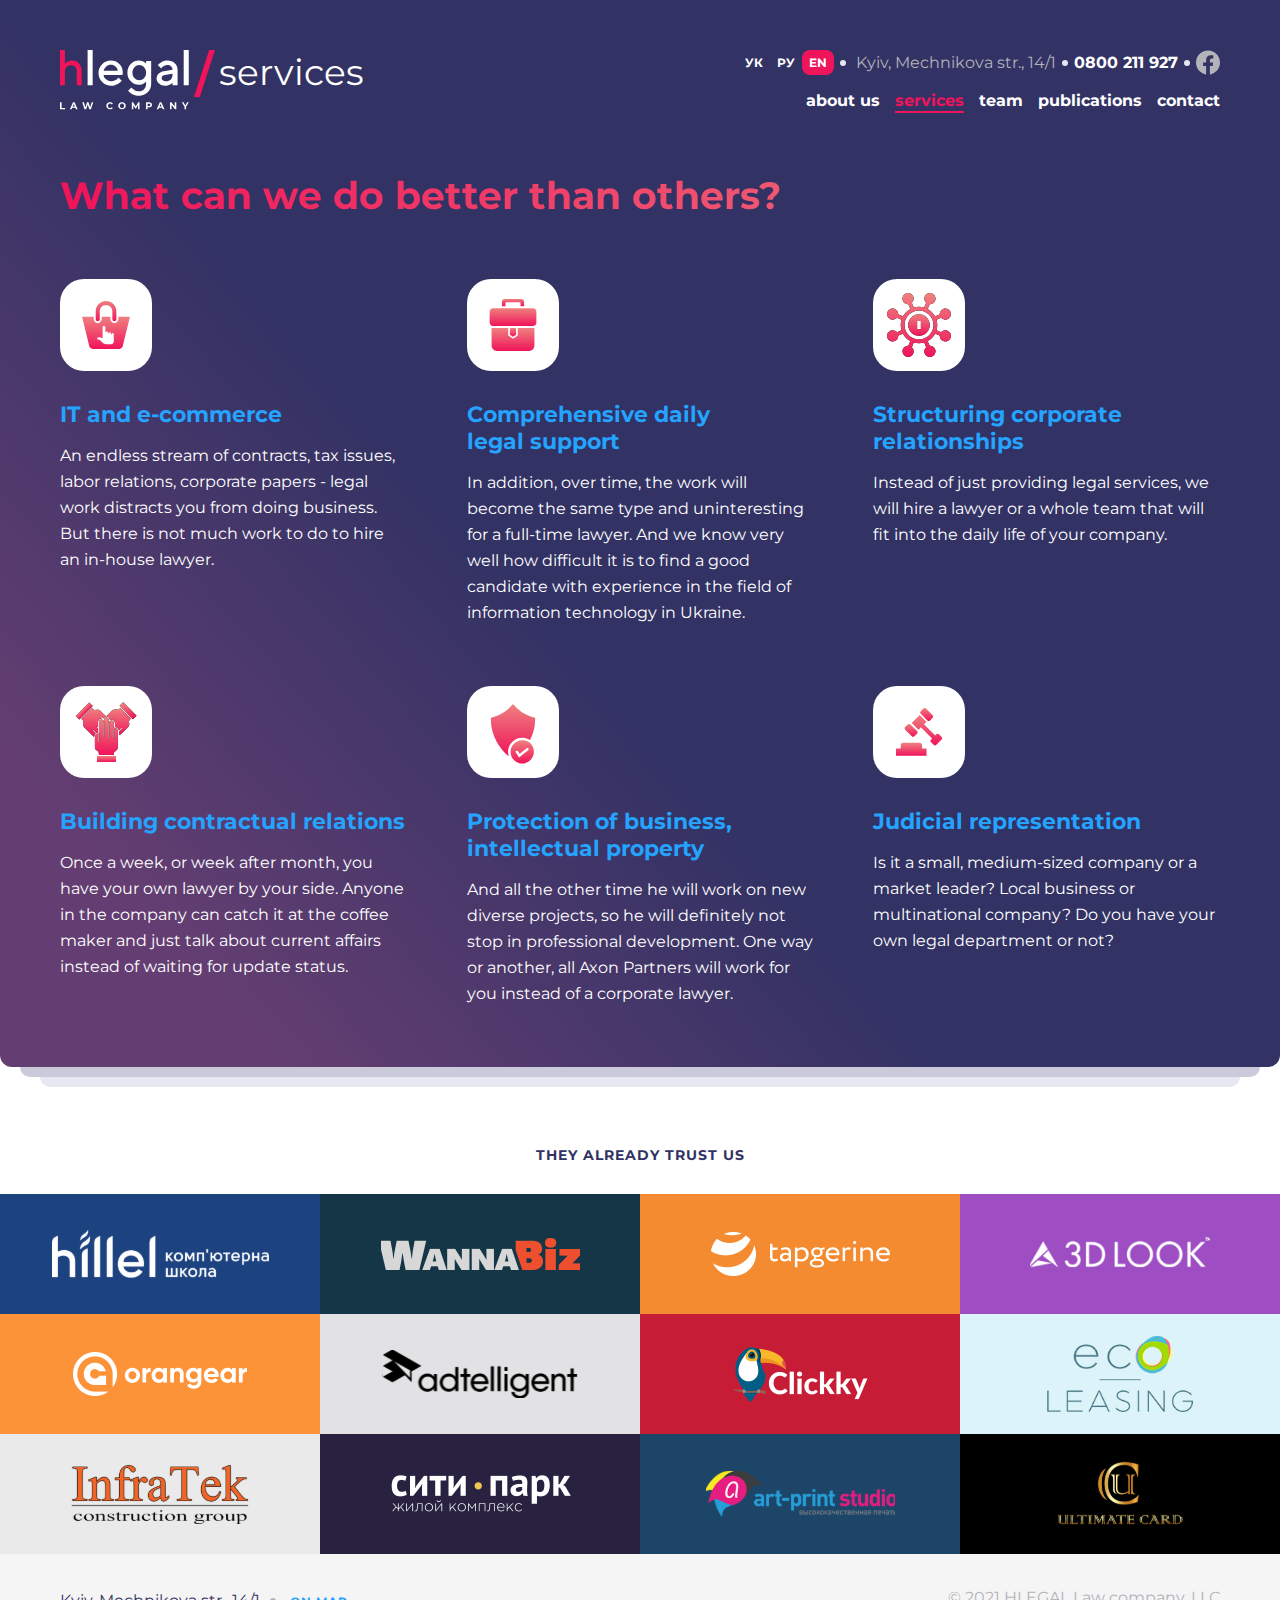
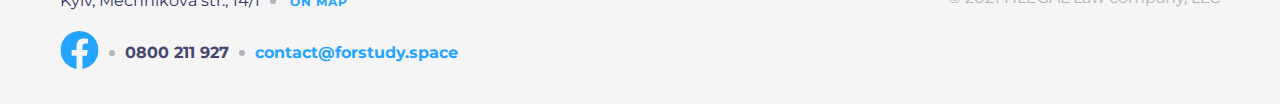
<file: pages/services/index.html>
<!DOCTYPE html>
<html lang="en">

<head>
  <meta charset="UTF-8">
  <meta http-equiv="X-UA-Compatible" content="IE=edge">
  <meta name="viewport" content="width=device-width, initial-scale=1.0">
  <title>hlegal</title>
  <link rel="preconnect" href="https://fonts.googleapis.com">
  <link rel="preconnect" href="https://fonts.gstatic.com" crossorigin>
  <link href="https://fonts.googleapis.com/css2?family=Montserrat:wght@400;700&display=swap" rel="stylesheet">
  <link rel="stylesheet" href="../../styles/scss/servicesPage/style.css">
</head>

<body>
  <div class="bg-gradient">
    <header class="header">
      <article class="header__contacts">
        <div class="header__langs">
          <a class="header__lang" href="#">УК</a>
          <a class="header__lang" href="#">РУ</a>
          <a class="header__lang header__lang-active" href="#">EN</a>
        </div>
        <a class="header__address" target="_blank"
          href="https://www.google.nl/maps/place/%D1%83%D0%BB.+%D0%9C%D0%B5%D1%87%D0%BD%D0%B8%D0%BA%D0%BE%D0%B2%D0%B0,+14%2F1,+%D0%9A%D0%B8%D0%B5%D0%B2,+%D0%A3%D0%BA%D1%80%D0%B0%D0%B8%D0%BD%D0%B0,+02000/@50.4367984,30.5305163,17z/data=!3m1!4b1!4m5!3m4!1s0x40d4cf07295b8e39:0x17b2112e2dc0e7a!8m2!3d50.436795!4d30.532705?hl=ru&authuser=0">
          Kyiv, Mechnikova str., 14/1</a>
        <a class="header__tel" href="tel:0800211927">0800 211 927</a>
        <a class="header__facebook" href="https://facebook.com" target="_blank">
          <svg width="24" height="25" viewBox="0 0 24 25" fill="none" xmlns="http://www.w3.org/2000/svg">
            <path
              d="M24 12.5733C24 5.90541 18.6274 0.5 12 0.5C5.37258 0.5 0 5.90541 0 12.5733C0 18.5995 4.38823 23.5943 10.125 24.5V16.0633H7.07813V12.5733H10.125V9.91343C10.125 6.88755 11.9165 5.21615 14.6576 5.21615C15.9705 5.21615 17.3438 5.45195 17.3438 5.45195V8.42313H15.8306C14.3399 8.42313 13.875 9.35379 13.875 10.3086V12.5733H17.2031L16.6711 16.0633H13.875V24.5C19.6118 23.5943 24 18.5995 24 12.5733Z"
              fill="#B3B3BA" />
          </svg>
        </a>
      </article>
      <div class="header__logo">
        <a href="../../index.html">
          <img src="../../images/LogoWhite.svg" alt="logo">
        </a>
        <svg class="small-slash" width="12" height="26" viewBox="0 0 12 26" fill="none"
          xmlns="http://www.w3.org/2000/svg">
          <path fill-rule="evenodd" clip-rule="evenodd" d="M8.72827 0H11.9505L3.55574 26H0.333496L8.72827 0Z"
            fill="#F0145A" />
        </svg>
        <svg class="big-slash" width="21" height="47" viewBox="0 0 21 47" fill="none" xmlns="http://www.w3.org/2000/svg">
          <path fill-rule="evenodd" clip-rule="evenodd" d="M15.1752 0H21L5.82482 47H0L15.1752 0Z" fill="#F0145A" />
        </svg>
        <span class="header__title">services</span>
      </div>
      <input type="checkbox" id="burger-toggle" />
      <label for="burger-toggle" class="burger-nav">
        <span class="burger-nav__line"></span>
        <span class="burger-nav__line"></span>
        <span class="burger-nav__line"></span>
      </label>
      <nav class="nav">
        <ul class="nav__list">
          <li class="nav__close-wrapp">
            <label for="burger-toggle" class="nav__close">
              <svg width="20" height="20" fill="none" xmlns="http://www.w3.org/2000/svg">
                <path d="m1 1 18 18M19 1 1 19" stroke="#EC6F5D" stroke-width="2" />
              </svg>
            </label>
          </li>
          <li class="nav__item">
            <a class="nav__link" href="../about/index.html">about us</a>
          </li>
          <li class="nav__item nav__item-active">
            <a class="nav__link" href="#">services</a>
          </li>
          <li class="nav__item">
            <a class="nav__link" href="../team/index.html">team</a>
          </li>
          <li class="nav__item">
            <a class="nav__link" href="../publics/index.html">publications</a>
          </li>
          <li class="nav__item">
            <a class="nav__link" href="../contact/index.html">contact</a>
          </li>
        </ul>
      </nav>
    </header>
    <section class="services">
      <div class="section__link">
        <h3 class="section__title">
          What can we do better than others?
        </h3>
      </div>
      <div class="services__cards">
        <a class="service__item" href="./it_and_e-commerce/index.html">
          <img src="../../images/services/Ecommerce.svg" alt="Ecommerce" class="service__img">
          <h5 class="service__title">
            IT and e-commerce
          </h5>
          <p class="service__description">
            An endless stream of contracts, tax issues, labor relations, corporate papers - legal work distracts you
            from doing business. But there is not much work to do to hire an in-house lawyer.
          </p>
        </a>
        <a class="service__item" href="#">
          <img src="../../images/services/Support.svg" alt="support" class="service__img">
          <h5 class="service__title">
            Comprehensive daily <br> legal support
          </h5>
          <p class="service__description">
            In addition, over time, the work will become the same type and uninteresting for a full-time lawyer. And
            we know very well how difficult it is to find a good candidate with experience in the field of information
            technology in Ukraine.
          </p>
        </a>
        <a class="service__item" href="#">
          <img src="../../images/services/Coprorate.svg" alt="corporate" class="service__img">
          <h5 class="service__title">
            Structuring corporate relationships
          </h5>
          <p class="service__description">
            Instead of just providing legal services, we will hire a lawyer or a whole team that will fit into the
            daily life of your company.
          </p>
        </a>
        <a class="service__item" href="#">
          <img src="../../images/services/Trust.svg" alt="trust" class="service__img">
          <h5 class="service__title">
            Building contractual relations
          </h5>
          <p class="service__description">
            Once a week, or week after month, you have your own lawyer by your side. Anyone in the company can catch
            it at the coffee maker and just talk about current affairs instead of waiting for update status.
          </p>
        </a>
        <a class="service__item" href="#">
          <img src="../../images/services/Protection.svg" alt="protection" class="service__img">
          <h5 class="service__title">
            Protection of business, intellectual property
          </h5>
          <p class="service__description">
            And all the other time he will work on new diverse projects, so he will definitely not stop in
            professional development. One way or another, all Axon Partners will work for you instead of a corporate
            lawyer.
          </p>
        </a>
        <a class="service__item" href="#">
          <img src="../../images/services/Court.svg" alt="Court" class="service__img">
          <h5 class="service__title">
            Judicial representation
          </h5>
          <p class="service__description">
            Is it a small, medium-sized company or a market leader? Local business or multinational company? Do you
            have your own legal department or not?
          </p>
        </a>
      </div>
    </section>
  </div>
  <section class="brands">
    <h5 class="brands__title">They already trust us</h5>
    <ul class="brands__cards">
      <li class="brands__item"><img src="../../images/brands/Hillel-Logo-OneLine-White-Uk.svg" alt="hillel"></li>
      <li class="brands__item"><img src="../../images/brands/WannaBiz.svg" alt="wannabiz"></li>
      <li class="brands__item"><img src="../../images/brands/tapgerine.svg" alt="tapgerine"></li>
      <li class="brands__item"><img src="../../images/brands/3dlook.svg" alt="3dlook"></li>
      <li class="brands__item"><img src="../../images/brands/orangear.svg" alt="orangear"></li>
      <li class="brands__item"><img src="../../images/brands/adtelligent.svg" alt="adtelligent"></li>
      <li class="brands__item brands__item-close"><img src="../../images/brands/clickky.svg" alt="clickky">
      </li>
      <li class="brands__item brands__item-close"><img src="../../images/brands/eco.svg" alt="eco"></li>
      <li class="brands__item brands__item-close"><img src="../../images/brands/infatek.svg" alt="infatek">
      </li>
      <li class="brands__item brands__item-close"><img src="../../images/brands/citypark.svg" alt="citypark">
      </li>
      <li class="brands__item brands__item-close"><img src="../../images/brands/art-print.svg" alt="art-print"></li>
      <li class="brands__item brands__item-close"><img src="../../images/brands/ultimate.svg" alt="ultimate">
      </li>
    </ul>
  </section>
  <section class="footer-background">
    <footer class="footer">
      <div class="footer__address">
        <span>Kyiv, Mechnikova str., 14/1</span>
        <a class="footer__address_map" target="_blank"
          href="https://www.google.nl/maps/place/%D1%83%D0%BB.+%D0%9C%D0%B5%D1%87%D0%BD%D0%B8%D0%BA%D0%BE%D0%B2%D0%B0,+14%2F1,+%D0%9A%D0%B8%D0%B5%D0%B2,+%D0%A3%D0%BA%D1%80%D0%B0%D0%B8%D0%BD%D0%B0,+02000/@50.4367984,30.5305163,17z/data=!3m1!4b1!4m5!3m4!1s0x40d4cf07295b8e39:0x17b2112e2dc0e7a!8m2!3d50.436795!4d30.532705?hl=ru&authuser=0">
          on map
        </a>
      </div>
      <div class="footer__contacts">
        <a class="footer__facebook" href="https://facebook.com" target="_blank">
          <svg width="39" height="38" viewBox="0 0 39 38" fill="none" xmlns="http://www.w3.org/2000/svg">
            <g clip-path="url(#clip0_42163_340)">
              <path
                d="M38.5 19.1161C38.5 8.55857 29.9934 0 19.5 0C9.00658 0 0.5 8.55857 0.5 19.1161C0.5 28.6575 7.44803 36.5659 16.5312 38V24.6419H11.707V19.1161H16.5312V14.9046C16.5312 10.1136 19.3678 7.46723 23.7078 7.46723C25.7866 7.46723 27.9609 7.84059 27.9609 7.84059V12.545H25.5651C23.2048 12.545 22.4688 14.0185 22.4688 15.5302V19.1161H27.7383L26.8959 24.6419H22.4688V38C31.552 36.5659 38.5 28.6575 38.5 19.1161Z"
                fill="#24A3FF" />
            </g>
            <defs>
              <clipPath id="clip0_42163_340">
                <rect width="38" height="38" fill="white" transform="translate(0.5)" />
              </clipPath>
            </defs>
          </svg>
        </a>
        <a class="footer__tel" href="tel:0800211927">0800 211 927</a>
        <a class="footer__mail" href="mailto:contact@forstudy.space">contact@forstudy.space</a>
      </div>
      <span class="footer__copy">
        © 2021 HLEGAL Law company, LLC
      </span>
    </footer>
  </section>
</body>


</html>
</file>
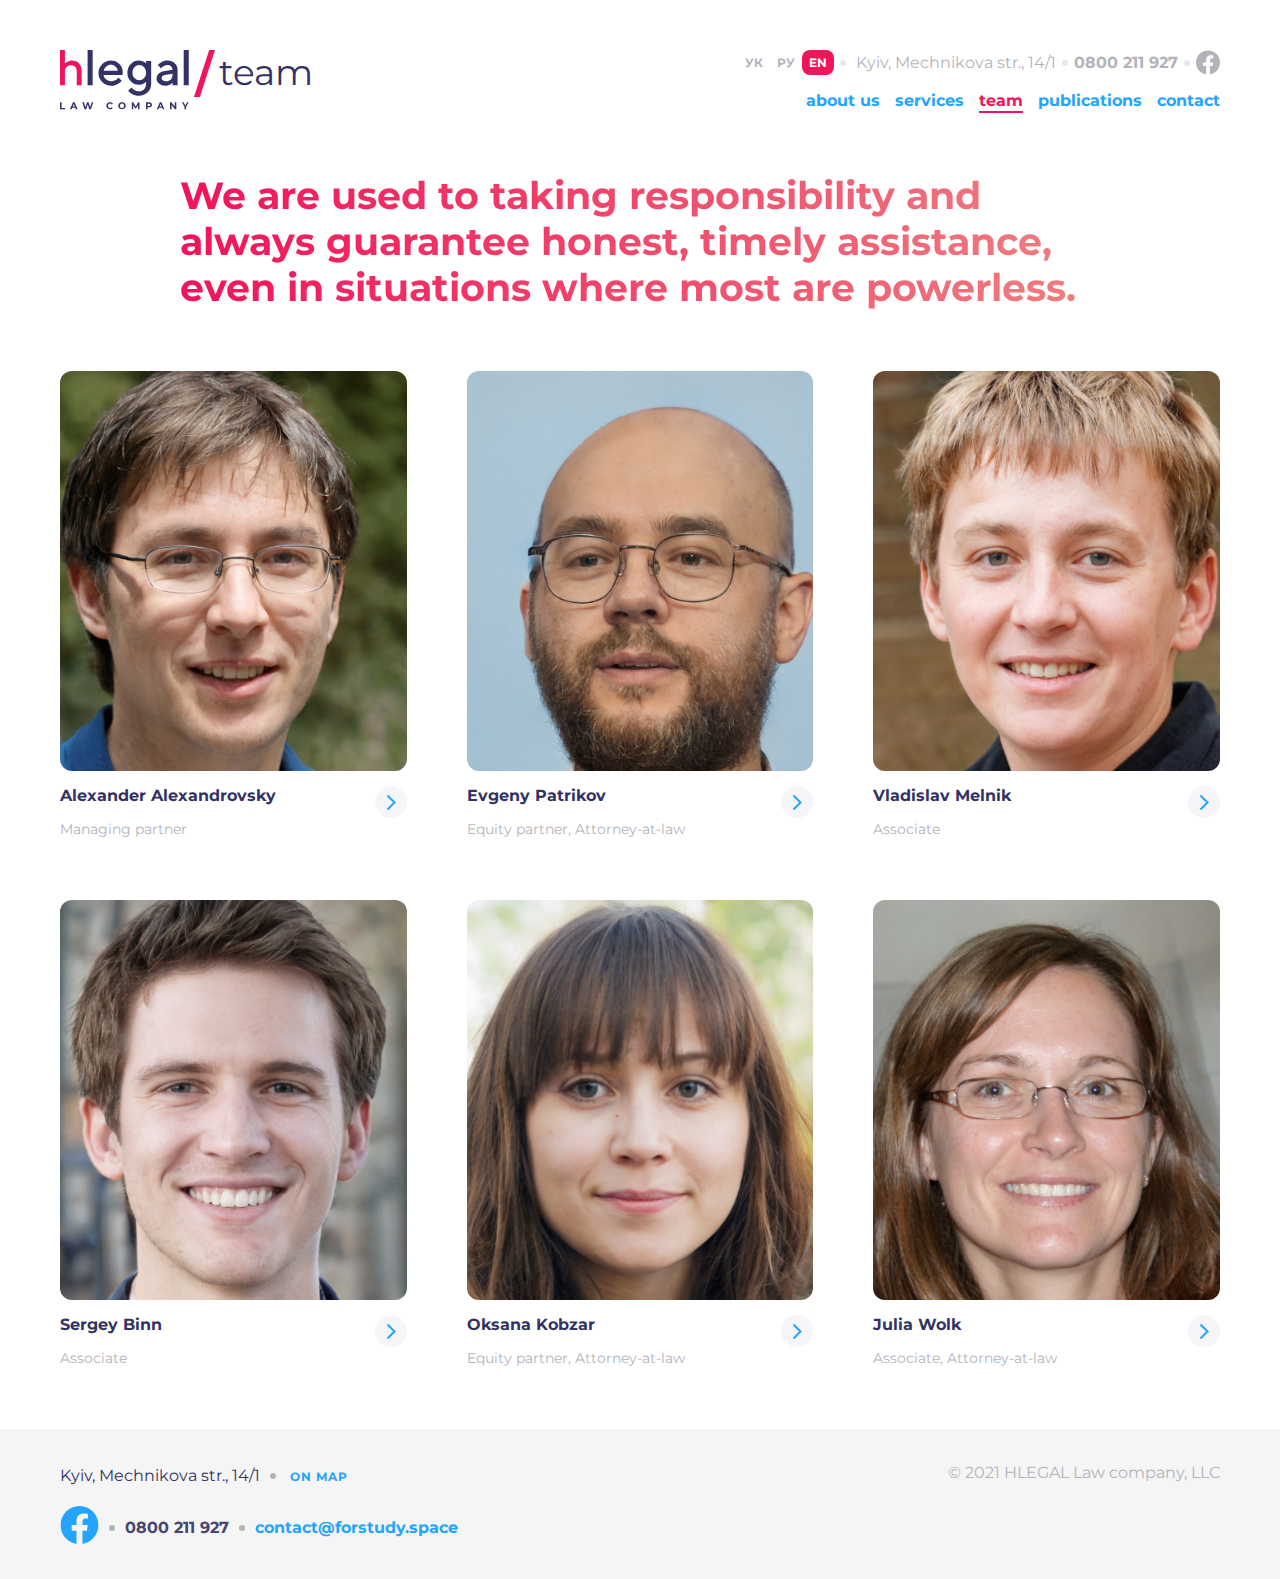
<file: pages/team/index.html>
<!DOCTYPE html>
<html lang="en">

<head>
  <meta charset="UTF-8">
  <meta http-equiv="X-UA-Compatible" content="IE=edge">
  <meta name="viewport" content="width=device-width, initial-scale=1.0">
  <title>hlegal</title>
  <link rel="preconnect" href="https://fonts.googleapis.com">
  <link rel="preconnect" href="https://fonts.gstatic.com" crossorigin>
  <link href="https://fonts.googleapis.com/css2?family=Montserrat:wght@400;700&display=swap" rel="stylesheet">
  <link rel="stylesheet" href="../../styles/scss/teamPage/style.css">
</head>

<body>
  <header class="header">
    <article class="header__contacts">
      <div class="header__langs">
        <a class="header__lang" href="#">УК</a>
        <a class="header__lang" href="#">РУ</a>
        <a class="header__lang header__lang-active" href="#">EN</a>
      </div>
      <a class="header__address" target="_blank"
        href="https://www.google.nl/maps/place/%D1%83%D0%BB.+%D0%9C%D0%B5%D1%87%D0%BD%D0%B8%D0%BA%D0%BE%D0%B2%D0%B0,+14%2F1,+%D0%9A%D0%B8%D0%B5%D0%B2,+%D0%A3%D0%BA%D1%80%D0%B0%D0%B8%D0%BD%D0%B0,+02000/@50.4367984,30.5305163,17z/data=!3m1!4b1!4m5!3m4!1s0x40d4cf07295b8e39:0x17b2112e2dc0e7a!8m2!3d50.436795!4d30.532705?hl=ru&authuser=0">
        Kyiv, Mechnikova str., 14/1</a>
      <a class="header__tel" href="tel:0800211927">0800 211 927</a>
      <a class="header__facebook" href="https://facebook.com" target="_blank">
        <svg width="24" height="25" viewBox="0 0 24 25" fill="none" xmlns="http://www.w3.org/2000/svg">
          <path
            d="M24 12.5733C24 5.90541 18.6274 0.5 12 0.5C5.37258 0.5 0 5.90541 0 12.5733C0 18.5995 4.38823 23.5943 10.125 24.5V16.0633H7.07813V12.5733H10.125V9.91343C10.125 6.88755 11.9165 5.21615 14.6576 5.21615C15.9705 5.21615 17.3438 5.45195 17.3438 5.45195V8.42313H15.8306C14.3399 8.42313 13.875 9.35379 13.875 10.3086V12.5733H17.2031L16.6711 16.0633H13.875V24.5C19.6118 23.5943 24 18.5995 24 12.5733Z"
            fill="#B3B3BA" />
        </svg>
      </a>
    </article>
    <div class="header__logo">
      <a href="../../index.html">
        <img src="../../images/Logo.svg" alt="logo">
      </a>
      <svg class="small-slash" width="12" height="26" viewBox="0 0 12 26" fill="none"
        xmlns="http://www.w3.org/2000/svg">
        <path fill-rule="evenodd" clip-rule="evenodd" d="M8.72827 0H11.9505L3.55574 26H0.333496L8.72827 0Z"
          fill="#F0145A" />
      </svg>
      <svg class="big-slash" width="21" height="47" viewBox="0 0 21 47" fill="none" xmlns="http://www.w3.org/2000/svg">
        <path fill-rule="evenodd" clip-rule="evenodd" d="M15.1752 0H21L5.82482 47H0L15.1752 0Z" fill="#F0145A" />
      </svg>
      <span class="header__title">team</span>
    </div>
    <input type="checkbox" id="burger-toggle" />
    <label for="burger-toggle" class="burger-nav">
      <span class="burger-nav__line"></span>
      <span class="burger-nav__line"></span>
      <span class="burger-nav__line"></span>
    </label>
    <nav class="nav">
      <ul class="nav__list">
        <li class="nav__close-wrapp">
          <label for="burger-toggle" class="nav__close">
            <svg width="20" height="20" fill="none" xmlns="http://www.w3.org/2000/svg">
              <path d="m1 1 18 18M19 1 1 19" stroke="#EC6F5D" stroke-width="2" />
            </svg>
          </label>
        </li>
        <li class="nav__item">
          <a class="nav__link" href="../about/index.html">about us</a>
        </li>
        <li class="nav__item">
          <a class="nav__link" href="../services/index.html">services</a>
        </li>
        <li class="nav__item nav__item-active">
          <a class="nav__link" href="#">team</a>
        </li>
        <li class="nav__item">
          <a class="nav__link" href="#">publications</a>
        </li>
        <li class="nav__item">
          <a class="nav__link" href="../contact/index.html">contact</a>
        </li>
      </ul>
    </nav>
  </header>
  <section class="teammates">
    <h1 class="teammates__title">
      We are used to taking responsibility and always guarantee honest, timely assistance,
      even in situations where most are powerless.
    </h1>
    <ul class="teammates__list">
      <li class="teammates__item">
        <a class="teammates__link" href="#">
          <img class="teammates__photo" src="../../images/team/Alexandrovky.jpg" alt="Alexandrovsky">
          <div class="teammates__info">
            <span class="teammates__name">Alexander Alexandrovsky</span>
            <div class="teammates__button">
              <svg width="10" height="17" viewBox="0 0 10 17" fill="none" xmlns="http://www.w3.org/2000/svg">
                <path d="M1.5 15.5L8.5 8.5L1.5 1.5" stroke="#24A3FF" stroke-width="2" />
              </svg>
            </div>
            <span class="teammates__position">Managing partner</span>
          </div>
        </a>
      </li>
      <li class="teammates__item">
        <a class="teammates__link" href="#">
          <img class="teammates__photo" src="../../images/team/Patrikov.jpg" alt="Patrikov">
          <div class="teammates__info">
            <span class="teammates__name">Evgeny Patrikov</span>
            <div class="teammates__button">
              <svg width="10" height="17" viewBox="0 0 10 17" fill="none" xmlns="http://www.w3.org/2000/svg">
                <path d="M1.5 15.5L8.5 8.5L1.5 1.5" stroke="#24A3FF" stroke-width="2" />
              </svg>
            </div>
            <span class="teammates__position">Equity partner, Attorney-at-law</span>
          </div>
        </a>
      </li>
      <li class="teammates__item">
        <a class="teammates__link" href="#">
          <img class="teammates__photo" src="../../images/team/Melnik.jpg" alt="Melnik">
          <div class="teammates__info">
            <span class="teammates__name">Vladislav Melnik</span>
            <div class="teammates__button">
              <svg width="10" height="17" viewBox="0 0 10 17" fill="none" xmlns="http://www.w3.org/2000/svg">
                <path d="M1.5 15.5L8.5 8.5L1.5 1.5" stroke="#24A3FF" stroke-width="2" />
              </svg>
            </div>
            <span class="teammates__position">Associate</span>
          </div>
        </a>
      </li>
      <li class="teammates__item">
        <a class="teammates__link" href="#">
          <img class="teammates__photo" src="../../images/team/Binn.jpg" alt="Binn">
          <div class="teammates__info">
            <span class="teammates__name">Sergey Binn</span>
            <div class="teammates__button">
              <svg width="10" height="17" viewBox="0 0 10 17" fill="none" xmlns="http://www.w3.org/2000/svg">
                <path d="M1.5 15.5L8.5 8.5L1.5 1.5" stroke="#24A3FF" stroke-width="2" />
              </svg>
            </div>
            <span class="teammates__position">Associate</span>
          </div>
        </a>
      </li>
      <li class="teammates__item">
        <a class="teammates__link" href="./teammate_kobzar/index.html">
          <img class="teammates__photo" src="../../images/team/Kobzar.jpg" alt="Kobzar">
          <div class="teammates__info">
            <span class="teammates__name">Oksana Kobzar</span>
            <div class="teammates__button">
              <svg width="10" height="17" viewBox="0 0 10 17" fill="none" xmlns="http://www.w3.org/2000/svg">
                <path d="M1.5 15.5L8.5 8.5L1.5 1.5" stroke="#24A3FF" stroke-width="2" />
              </svg>
            </div>
            <span class="teammates__position">Equity partner, Attorney-at-law</span>
          </div>
        </a>
      </li>
      <li class="teammates__item">
        <a class="teammates__link" href="#">
          <img class="teammates__photo" src="../../images/team/Wolk.jpg" alt="Wolk">
          <div class="teammates__info">
            <span class="teammates__name">Julia Wolk</span>
            <div class="teammates__button">
              <svg width="10" height="17" viewBox="0 0 10 17" fill="none" xmlns="http://www.w3.org/2000/svg">
                <path d="M1.5 15.5L8.5 8.5L1.5 1.5" stroke="#24A3FF" stroke-width="2" />
              </svg>
            </div>
            <span class="teammates__position">Associate, Attorney-at-law</span>
          </div>
        </a>
      </li>
    </ul>
  </section>
  <section class="footer-background">
      <footer class="footer">
        <div class="footer__address">
          <span>Kyiv, Mechnikova str., 14/1</span>
          <a class="footer__address_map" target="_blank"
            href="https://www.google.nl/maps/place/%D1%83%D0%BB.+%D0%9C%D0%B5%D1%87%D0%BD%D0%B8%D0%BA%D0%BE%D0%B2%D0%B0,+14%2F1,+%D0%9A%D0%B8%D0%B5%D0%B2,+%D0%A3%D0%BA%D1%80%D0%B0%D0%B8%D0%BD%D0%B0,+02000/@50.4367984,30.5305163,17z/data=!3m1!4b1!4m5!3m4!1s0x40d4cf07295b8e39:0x17b2112e2dc0e7a!8m2!3d50.436795!4d30.532705?hl=ru&authuser=0">
            on map
          </a>
        </div>
        <div class="footer__contacts">
          <a class="footer__facebook" href="https://facebook.com" target="_blank">
            <svg width="39" height="38" viewBox="0 0 39 38" fill="none" xmlns="http://www.w3.org/2000/svg">
              <g clip-path="url(#clip0_42163_340)">
                <path
                  d="M38.5 19.1161C38.5 8.55857 29.9934 0 19.5 0C9.00658 0 0.5 8.55857 0.5 19.1161C0.5 28.6575 7.44803 36.5659 16.5312 38V24.6419H11.707V19.1161H16.5312V14.9046C16.5312 10.1136 19.3678 7.46723 23.7078 7.46723C25.7866 7.46723 27.9609 7.84059 27.9609 7.84059V12.545H25.5651C23.2048 12.545 22.4688 14.0185 22.4688 15.5302V19.1161H27.7383L26.8959 24.6419H22.4688V38C31.552 36.5659 38.5 28.6575 38.5 19.1161Z"
                  fill="#24A3FF" />
              </g>
              <defs>
                <clipPath id="clip0_42163_340">
                  <rect width="38" height="38" fill="white" transform="translate(0.5)" />
                </clipPath>
              </defs>
            </svg>
          </a>
          <a class="footer__tel" href="tel:0800211927">0800 211 927</a>
          <a class="footer__mail" href="mailto:contact@forstudy.space">contact@forstudy.space</a>
        </div>
        <span class="footer__copy">
          © 2021 HLEGAL Law company, LLC
        </span>
      </footer>
  </section>
</body>


</html>
</file>
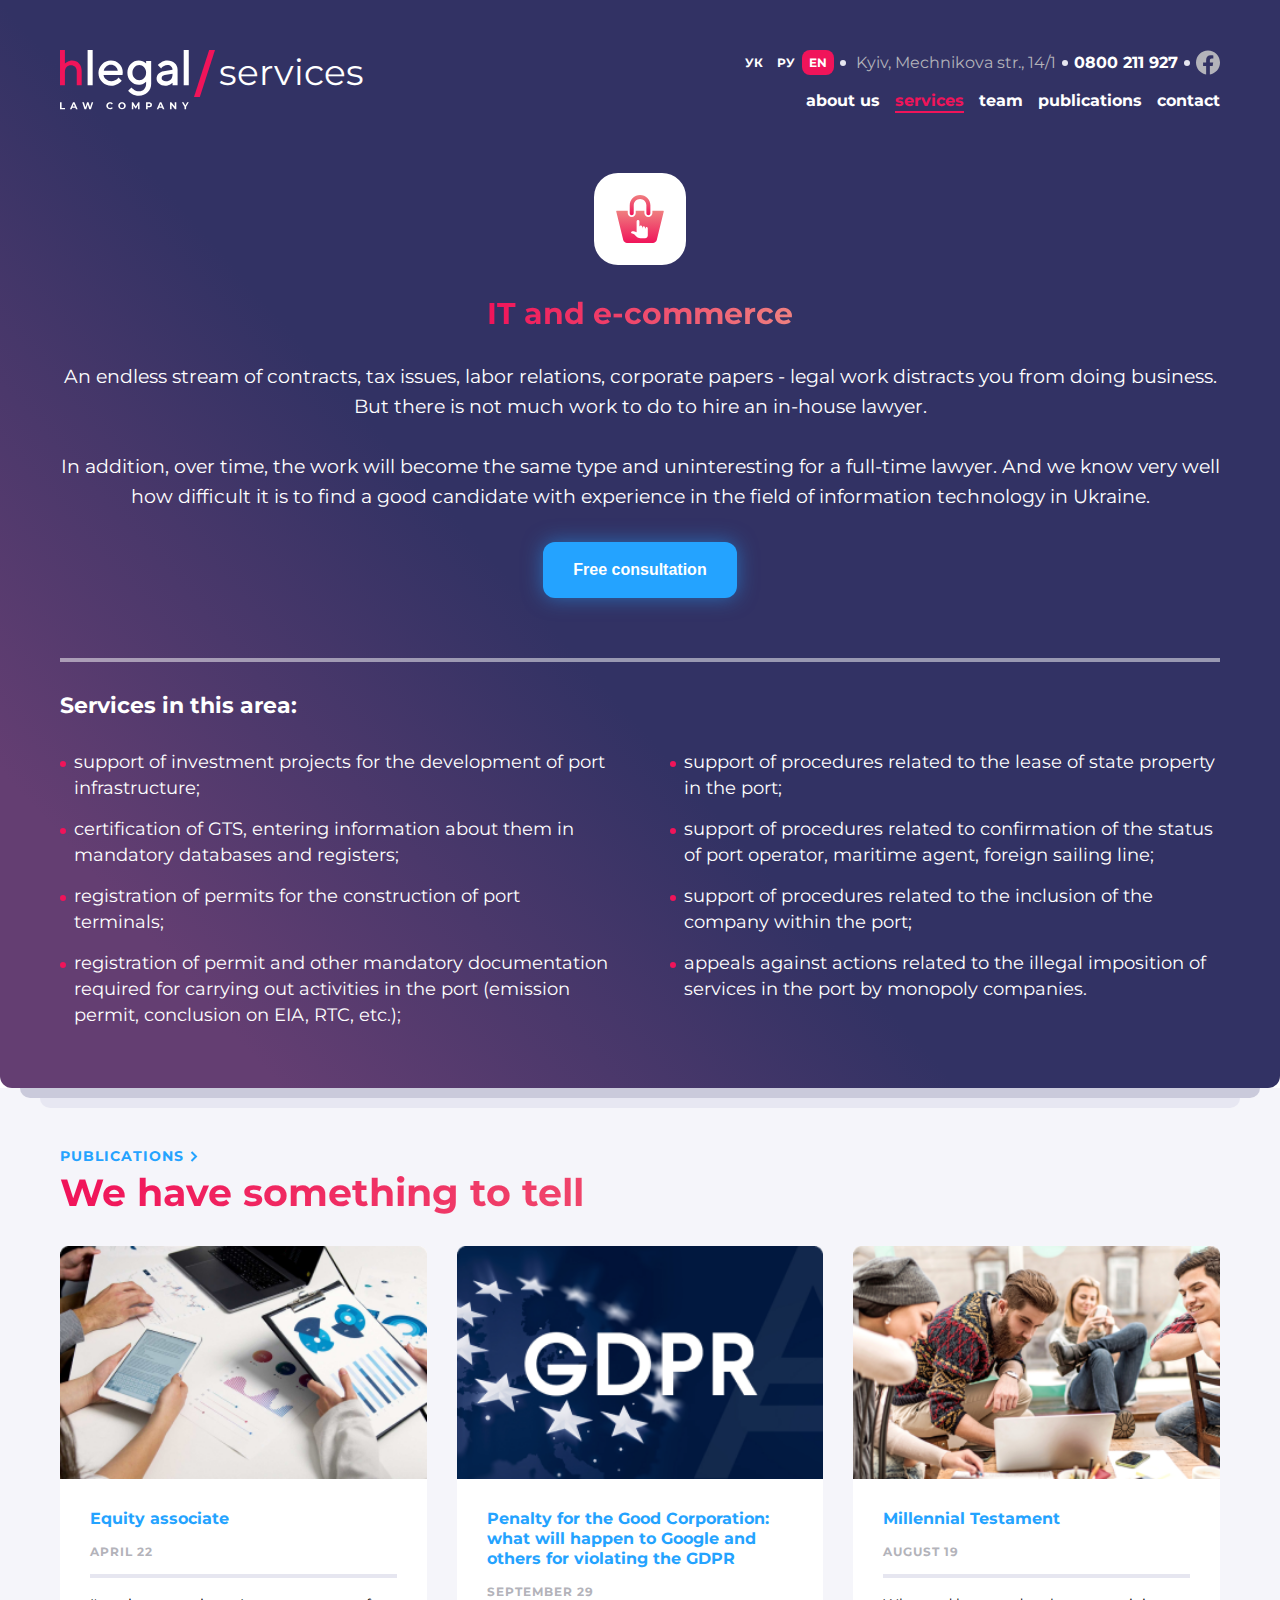
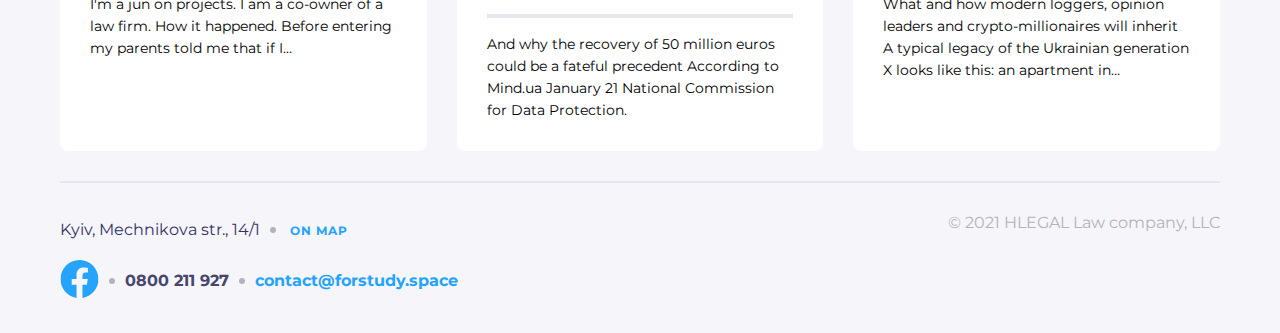
<file: pages/services/it_and_e-commerce/index.html>
<!DOCTYPE html>
<html lang="en">

<head>
  <meta charset="UTF-8">
  <meta http-equiv="X-UA-Compatible" content="IE=edge">
  <meta name="viewport" content="width=device-width, initial-scale=1.0">
  <title>hlegal</title>
  <link rel="preconnect" href="https://fonts.googleapis.com">
  <link rel="preconnect" href="https://fonts.gstatic.com" crossorigin>
  <link href="https://fonts.googleapis.com/css2?family=Montserrat:wght@400;700&display=swap" rel="stylesheet">
  <link rel="stylesheet" href="../../../styles/scss/servicesPage/it_and_e-commerce/style.css">
</head>

<body>
  <div class="bg-gradient">
    <header class="header">
      <article class="header__contacts">
        <div class="header__langs">
          <a class="header__lang" href="#">УК</a>
          <a class="header__lang" href="#">РУ</a>
          <a class="header__lang header__lang-active" href="#">EN</a>
        </div>
        <a class="header__address" target="_blank"
          href="https://www.google.nl/maps/place/%D1%83%D0%BB.+%D0%9C%D0%B5%D1%87%D0%BD%D0%B8%D0%BA%D0%BE%D0%B2%D0%B0,+14%2F1,+%D0%9A%D0%B8%D0%B5%D0%B2,+%D0%A3%D0%BA%D1%80%D0%B0%D0%B8%D0%BD%D0%B0,+02000/@50.4367984,30.5305163,17z/data=!3m1!4b1!4m5!3m4!1s0x40d4cf07295b8e39:0x17b2112e2dc0e7a!8m2!3d50.436795!4d30.532705?hl=ru&authuser=0">
          Kyiv, Mechnikova str., 14/1</a>
        <a class="header__tel" href="tel:0800211927">0800 211 927</a>
        <a class="header__facebook" href="https://facebook.com" target="_blank">
          <svg width="24" height="25" viewBox="0 0 24 25" fill="none" xmlns="http://www.w3.org/2000/svg">
            <path
              d="M24 12.5733C24 5.90541 18.6274 0.5 12 0.5C5.37258 0.5 0 5.90541 0 12.5733C0 18.5995 4.38823 23.5943 10.125 24.5V16.0633H7.07813V12.5733H10.125V9.91343C10.125 6.88755 11.9165 5.21615 14.6576 5.21615C15.9705 5.21615 17.3438 5.45195 17.3438 5.45195V8.42313H15.8306C14.3399 8.42313 13.875 9.35379 13.875 10.3086V12.5733H17.2031L16.6711 16.0633H13.875V24.5C19.6118 23.5943 24 18.5995 24 12.5733Z"
              fill="#B3B3BA" />
          </svg>
        </a>
      </article>
      <div class="header__logo">
        <a href="../../../index.html">
          <img src="../../../images/LogoWhite.svg" alt="logo">
        </a>
        <svg class="small-slash" width="12" height="26" viewBox="0 0 12 26" fill="none"
          xmlns="http://www.w3.org/2000/svg">
          <path fill-rule="evenodd" clip-rule="evenodd" d="M8.72827 0H11.9505L3.55574 26H0.333496L8.72827 0Z"
            fill="#F0145A" />
        </svg>
        <svg class="big-slash" width="21" height="47" viewBox="0 0 21 47" fill="none"
          xmlns="http://www.w3.org/2000/svg">
          <path fill-rule="evenodd" clip-rule="evenodd" d="M15.1752 0H21L5.82482 47H0L15.1752 0Z" fill="#F0145A" />
        </svg>
        <span class="header__title">services</span>
      </div>
      <input type="checkbox" id="burger-toggle" />
      <label for="burger-toggle" class="burger-nav">
        <span class="burger-nav__line"></span>
        <span class="burger-nav__line"></span>
        <span class="burger-nav__line"></span>
      </label>
      <nav class="nav">
        <ul class="nav__list">
          <li class="nav__close-wrapp">
            <label for="burger-toggle" class="nav__close">
              <svg width="20" height="20" fill="none" xmlns="http://www.w3.org/2000/svg">
                <path d="m1 1 18 18M19 1 1 19" stroke="#EC6F5D" stroke-width="2" />
              </svg>
            </label>
          </li>
          <li class="nav__item">
            <a class="nav__link" href="../../about/index.html">about us</a>
          </li>
          <li class="nav__item nav__item-active">
            <a class="nav__link" href="../index.html">services</a>
          </li>
          <li class="nav__item">
            <a class="nav__link" href="../../team/index.html">team</a>
          </li>
          <li class="nav__item">
            <a class="nav__link" href="../../publics/index.html">publications</a>
          </li>
          <li class="nav__item">
            <a class="nav__link" href="../../contact/index.html">contact</a>
          </li>
        </ul>
      </nav>
    </header>
    <section class="service">
      <article class="info">
        <img class="service__logo" src="../../../images/services/Ecommerce.svg" alt="logo">
        <h1 class="info__title">IT and e-commerce</h1>
        <p class="info__description">
          An endless stream of contracts, tax issues, labor relations, corporate papers - legal work distracts you from
          doing business. But there is not much work to do to hire an in-house lawyer.
          <br><br>
          In addition, over time, the work will become the same type and uninteresting for a full-time lawyer. And we
          know very well how difficult it is to find a good candidate with experience in the field of information
          technology in Ukraine.
        </p>
        <button class="button-blue consultation-button">
          <a href="#"> Free consultation</a>
        </button>
        <div class="form-container">
          <form class="form" action="https://fom.in.ua/echo">
            <div class="form__title-wrapper">
              <h1 class="form__title">We would like to help you</h1>
              <div class="nav__close-wrapp form__close-wrapp">
                <label for="burger-toggle" class="nav__close form__close">
                  <svg width="20" height="20" fill="none" xmlns="http://www.w3.org/2000/svg">
                    <path d="m1 1 18 18M19 1 1 19" stroke="#EC6F5D" stroke-width="2" />
                  </svg>
                </label>
              </div>
            </div>
            <div class="form__message">
              <input type="text" placeholder="Name" id="name" name="name" required>
              <textarea type="text" placeholder="Message" id="message" name="message" required></textarea>
            </div>
            <div class="form__feedback">
              <h2 class="form__subtitle">How to answer you?</h2>
              <label for="tel"></label>
              <input type="tel" placeholder="Phone number" id="tel" name="tel"
                pattern="[+]{1}[380]{3}-[0-9]{2}-[0-9]{3}-[0-9]{2}-[0-9]{2}" required>
              <input type="email" placeholder="Email" id="email" name="email" required>
            </div>
            <input class="button-blue" type="submit" value="Send message">
          </form>
        </div>
      </article>
      <article class="service__properties">
        <h2 class="properties__title">Services in this area:</h2>
        <ul class="properties__list">
          <li class="properties__item">
            support of investment projects for the development of port infrastructure;
          </li>
          <li class="properties__item">
            certification of GTS, entering information about them in mandatory databases and registers;
          </li>
          <li class="properties__item">
            registration of permits for the construction of port terminals;
          </li>
          <li class="properties__item">
            registration of permit and other mandatory documentation required for carrying out activities in the port
            (emission permit, conclusion on EIA, RTC, etc.);
          </li>
        </ul>
        <ul class="properties__list">
          <li class="properties__item">
            support of procedures related to the lease of state property in the port;
          </li>
          <li class="properties__item">
            support of procedures related to confirmation of the status of port operator, maritime agent, foreign
            sailing
            line;
          </li>
          <li class="properties__item">
            support of procedures related to the inclusion of the company within the port;
          </li>
          <li class="properties__item">
            appeals against actions related to the illegal imposition of services in the port by monopoly companies.
          </li>
        </ul>
      </article>
    </section>
  </div>
  <footer>
    <section class="public">
      <div class="section__link">
        <a class="section__link-wrapper" href="../../publics/index.html">
          <span>Publications</span>
          <svg width="8" height="11" viewBox="0 0 8 11" fill="none" xmlns="http://www.w3.org/2000/svg">
            <path d="M1.5 1L6 5.5L1.5 10" stroke="#24A3FF" stroke-width="2" />
          </svg>
        </a>
        <h3 class="section__title">
          We have something to tell
        </h3>
      </div>
      <article class="public__cards">
        <a class="public__card" href="#">
          <img src="../../../images/publicpage/firstcard.png" alt="card-img">
          <div class="public-card__info">
            <h4 class="public-card__title">Equity associate</h4>
            <span class="public-card__data">April 22</span>
            <p class="public-card__description">
              I'm a jun on projects. I am a co-owner of a law firm. How it happened.
              Before entering my parents told me that if I…
            </p>
          </div>
        </a>
        <a class="public__card" href="#">
          <img src="../../../images/publicpage/secondcard.png" alt="card-img">
          <div class="public-card__info">
            <h4 class="public-card__title">
              Penalty for the Good Corporation: what will happen to Google and others for
              violating the GDPR
            </h4>
            <span class="public-card__data">September 29</span>
            <p class="public-card__description">
              And why the recovery of 50 million euros could be a fateful precedent According to Mind.ua January 21
              National Commission for Data Protection.
            </p>
          </div>
        </a>
        <a class="public__card" href="#">
          <img src="../../../images/publicpage/thirdcard.png" alt="card-img">
          <div class="public-card__info">
            <h4 class="public-card__title">
              Millennial Testament
            </h4>
            <span class="public-card__data">August 19</span>
            <p class="public-card__description">
              What and how modern loggers, opinion leaders and crypto-millionaires will inherit A typical legacy of
              the
              Ukrainian generation X looks like this: an apartment in…
            </p>
          </div>
        </a>
      </article>
    </section>
    <article class="footer">
      <div class="footer__address">
        <span>Kyiv, Mechnikova str., 14/1</span>
        <a class="footer__address_map" target="_blank"
          href="https://www.google.nl/maps/place/%D1%83%D0%BB.+%D0%9C%D0%B5%D1%87%D0%BD%D0%B8%D0%BA%D0%BE%D0%B2%D0%B0,+14%2F1,+%D0%9A%D0%B8%D0%B5%D0%B2,+%D0%A3%D0%BA%D1%80%D0%B0%D0%B8%D0%BD%D0%B0,+02000/@50.4367984,30.5305163,17z/data=!3m1!4b1!4m5!3m4!1s0x40d4cf07295b8e39:0x17b2112e2dc0e7a!8m2!3d50.436795!4d30.532705?hl=ru&authuser=0">
          on map
        </a>
      </div>
      <div class="footer__contacts">
        <a class="footer__facebook" href="https://facebook.com" target="_blank">
          <svg width="39" height="38" viewBox="0 0 39 38" fill="none" xmlns="http://www.w3.org/2000/svg">
            <g clip-path="url(#clip0_42163_340)">
              <path
                d="M38.5 19.1161C38.5 8.55857 29.9934 0 19.5 0C9.00658 0 0.5 8.55857 0.5 19.1161C0.5 28.6575 7.44803 36.5659 16.5312 38V24.6419H11.707V19.1161H16.5312V14.9046C16.5312 10.1136 19.3678 7.46723 23.7078 7.46723C25.7866 7.46723 27.9609 7.84059 27.9609 7.84059V12.545H25.5651C23.2048 12.545 22.4688 14.0185 22.4688 15.5302V19.1161H27.7383L26.8959 24.6419H22.4688V38C31.552 36.5659 38.5 28.6575 38.5 19.1161Z"
                fill="#24A3FF" />
            </g>
            <defs>
              <clipPath id="clip0_42163_340">
                <rect width="38" height="38" fill="white" transform="translate(0.5)" />
              </clipPath>
            </defs>
          </svg>
        </a>
        <a class="footer__tel" href="tel:0800211927">0800 211 927</a>
        <a class="footer__mail" href="mailto:contact@forstudy.space">contact@forstudy.space</a>
      </div>
      <span class="footer__copy">
        © 2021 HLEGAL Law company, LLC
      </span>
    </article>
  </footer>

  <script src="../../../js/consultationForm.js"></script>
  <script>
    const telForm = document.getElementById('tel');

    telForm.addEventListener("input", () => {
      if (!telForm.checkValidity()) {
        telForm.setCustomValidity('Enter a number for example (+380-00-000-00-00)');
      } else {
        telForm.setCustomValidity("");
      }
    });
  </script>
</body>

</html>
</file>
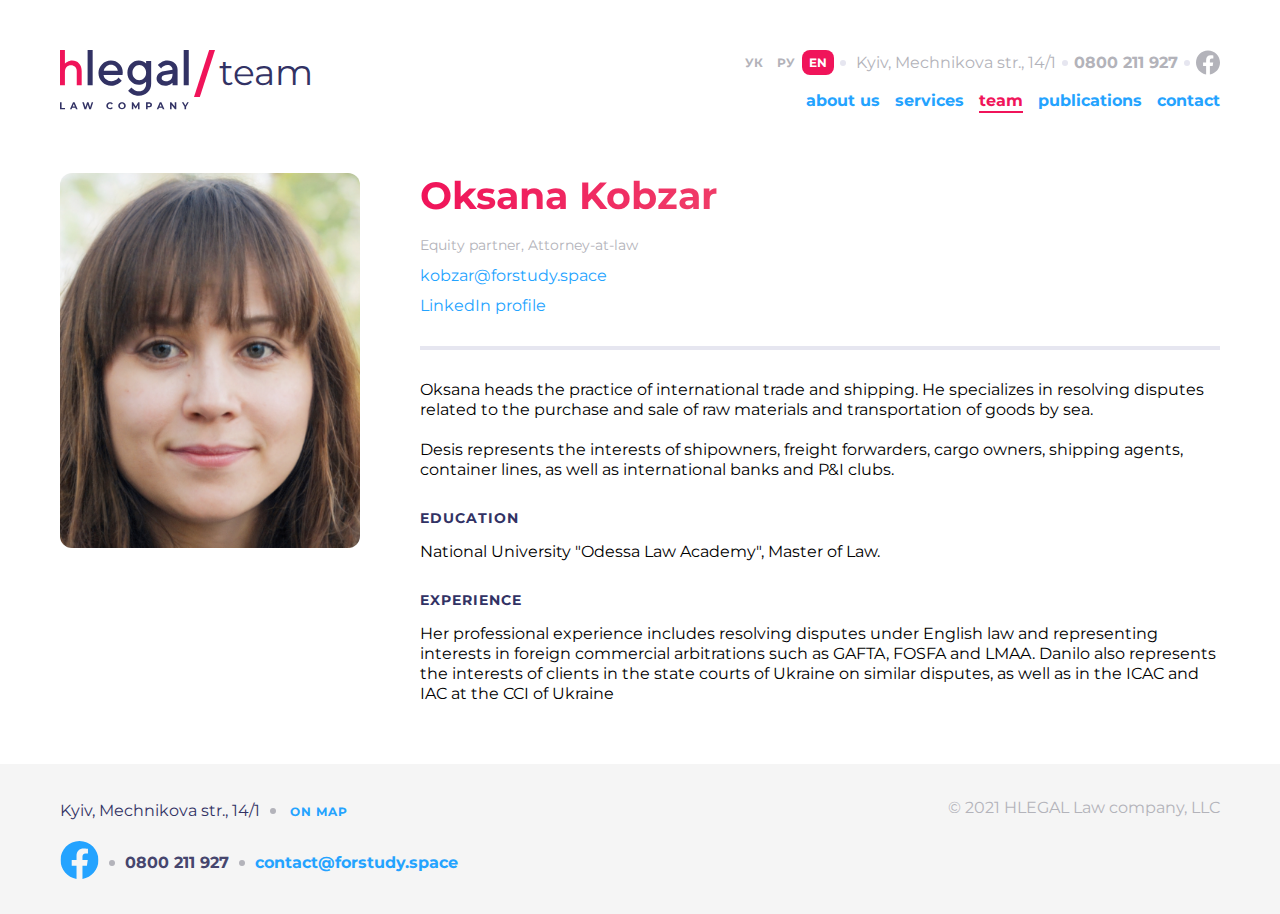
<file: pages/team/teammate_kobzar/index.html>
<!DOCTYPE html>
<html lang="en">

<head>
  <meta charset="UTF-8">
  <meta http-equiv="X-UA-Compatible" content="IE=edge">
  <meta name="viewport" content="width=device-width, initial-scale=1.0">
  <title>hlegal</title>
  <link rel="preconnect" href="https://fonts.googleapis.com">
  <link rel="preconnect" href="https://fonts.gstatic.com" crossorigin>
  <link href="https://fonts.googleapis.com/css2?family=Montserrat:wght@400;700&display=swap" rel="stylesheet">
  <link rel="stylesheet" href="../../../styles/scss/teamPage/teammate/style.css">
</head>

<body>
  <header class="header">
    <article class="header__contacts">
      <div class="header__langs">
        <a class="header__lang" href="#">УК</a>
        <a class="header__lang" href="#">РУ</a>
        <a class="header__lang header__lang-active" href="#">EN</a>
      </div>
      <a class="header__address" target="_blank"
        href="https://www.google.nl/maps/place/%D1%83%D0%BB.+%D0%9C%D0%B5%D1%87%D0%BD%D0%B8%D0%BA%D0%BE%D0%B2%D0%B0,+14%2F1,+%D0%9A%D0%B8%D0%B5%D0%B2,+%D0%A3%D0%BA%D1%80%D0%B0%D0%B8%D0%BD%D0%B0,+02000/@50.4367984,30.5305163,17z/data=!3m1!4b1!4m5!3m4!1s0x40d4cf07295b8e39:0x17b2112e2dc0e7a!8m2!3d50.436795!4d30.532705?hl=ru&authuser=0">
        Kyiv, Mechnikova str., 14/1</a>
      <a class="header__tel" href="tel:0800211927">0800 211 927</a>
      <a class="header__facebook" href="https://facebook.com" target="_blank">
        <svg width="24" height="25" viewBox="0 0 24 25" fill="none" xmlns="http://www.w3.org/2000/svg">
          <path
            d="M24 12.5733C24 5.90541 18.6274 0.5 12 0.5C5.37258 0.5 0 5.90541 0 12.5733C0 18.5995 4.38823 23.5943 10.125 24.5V16.0633H7.07813V12.5733H10.125V9.91343C10.125 6.88755 11.9165 5.21615 14.6576 5.21615C15.9705 5.21615 17.3438 5.45195 17.3438 5.45195V8.42313H15.8306C14.3399 8.42313 13.875 9.35379 13.875 10.3086V12.5733H17.2031L16.6711 16.0633H13.875V24.5C19.6118 23.5943 24 18.5995 24 12.5733Z"
            fill="#B3B3BA" />
        </svg>
      </a>
    </article>
    <div class="header__logo">
      <a href="../../../index.html">
        <img src="../../../images/Logo.svg" alt="logo">
      </a>
      <svg class="small-slash" width="12" height="26" viewBox="0 0 12 26" fill="none"
        xmlns="http://www.w3.org/2000/svg">
        <path fill-rule="evenodd" clip-rule="evenodd" d="M8.72827 0H11.9505L3.55574 26H0.333496L8.72827 0Z"
          fill="#F0145A" />
      </svg>
      <svg class="big-slash" width="21" height="47" viewBox="0 0 21 47" fill="none" xmlns="http://www.w3.org/2000/svg">
        <path fill-rule="evenodd" clip-rule="evenodd" d="M15.1752 0H21L5.82482 47H0L15.1752 0Z" fill="#F0145A" />
      </svg>
      <span class="header__title">team</span>
    </div>
    <input type="checkbox" id="burger-toggle" />
    <label for="burger-toggle" class="burger-nav">
      <span class="burger-nav__line"></span>
      <span class="burger-nav__line"></span>
      <span class="burger-nav__line"></span>
    </label>
    <nav class="nav">
      <ul class="nav__list">
        <li class="nav__close-wrapp">
          <label for="burger-toggle" class="nav__close">
            <svg width="20" height="20" fill="none" xmlns="http://www.w3.org/2000/svg">
              <path d="m1 1 18 18M19 1 1 19" stroke="#EC6F5D" stroke-width="2" />
            </svg>
          </label>
        </li>
        <li class="nav__item">
          <a class="nav__link" href="../../about/index.html">about us</a>
        </li>
        <li class="nav__item ">
          <a class="nav__link" href="../../services/index.html">services</a>
        </li>
        <li class="nav__item  nav__item-active">
          <a class="nav__link" href="../index.html">team</a>
        </li>
        <li class="nav__item">
          <a class="nav__link" href="#">publications</a>
        </li>
        <li class="nav__item">
          <a class="nav__link" href="../../contact/index.html">contact</a>
        </li>
      </ul>
    </nav>
  </header>
  <section class="teammate">
    <img class="teammate__photo" src="../../../images/team/Kobzar.jpg" alt="photo">
    <article class="teammate__info">
      <h1 class="teammate__name">Oksana Kobzar</h1>
      <div class="teammate__sub-info">
        <span class="teammate__position">Equity partner, Attorney-at-law</span>
        <a href="mailto:kobzar@forstudy.space" class="teammate__mail">kobzar@forstudy.space</a>
        <a href="#" class="teammate__linkedin">LinkedIn profile</a>
      </div>
    </article>
    <article class="teammate__about">
      <p class="teammate__general">
        Oksana heads the practice of international trade and shipping. He specializes in resolving disputes related to
        the purchase and sale of raw materials and transportation of goods by sea.
        <br><br>
        Desis represents the interests of shipowners, freight forwarders, cargo owners, shipping agents, container
        lines, as well as international banks and P&I clubs.
      </p>
      <div class="about__category">
        <span class="about__title">Education</span>
        <p>
          National University "Odessa Law Academy", Master of Law.
        </p>
      </div>
      <div class="about__category">
        <span class="about__title">Experience</span>
        <p>
          Her professional experience includes resolving disputes under English law and representing interests in
          foreign
          commercial arbitrations such as GAFTA, FOSFA and LMAA. Danilo also represents the interests of clients in the
          state courts of Ukraine on similar disputes, as well as in the ICAC and IAC at the CCI of Ukraine
        </p>
      </div>
    </article>
  </section>
  <section class="footer-background">
    <footer class="footer">
      <div class="footer__address">
        <span>Kyiv, Mechnikova str., 14/1</span>
        <a class="footer__address_map" target="_blank"
          href="https://www.google.nl/maps/place/%D1%83%D0%BB.+%D0%9C%D0%B5%D1%87%D0%BD%D0%B8%D0%BA%D0%BE%D0%B2%D0%B0,+14%2F1,+%D0%9A%D0%B8%D0%B5%D0%B2,+%D0%A3%D0%BA%D1%80%D0%B0%D0%B8%D0%BD%D0%B0,+02000/@50.4367984,30.5305163,17z/data=!3m1!4b1!4m5!3m4!1s0x40d4cf07295b8e39:0x17b2112e2dc0e7a!8m2!3d50.436795!4d30.532705?hl=ru&authuser=0">
          on map
        </a>
      </div>
      <div class="footer__contacts">
        <a class="footer__facebook" href="https://facebook.com" target="_blank">
          <svg width="39" height="38" viewBox="0 0 39 38" fill="none" xmlns="http://www.w3.org/2000/svg">
            <g clip-path="url(#clip0_42163_340)">
              <path
                d="M38.5 19.1161C38.5 8.55857 29.9934 0 19.5 0C9.00658 0 0.5 8.55857 0.5 19.1161C0.5 28.6575 7.44803 36.5659 16.5312 38V24.6419H11.707V19.1161H16.5312V14.9046C16.5312 10.1136 19.3678 7.46723 23.7078 7.46723C25.7866 7.46723 27.9609 7.84059 27.9609 7.84059V12.545H25.5651C23.2048 12.545 22.4688 14.0185 22.4688 15.5302V19.1161H27.7383L26.8959 24.6419H22.4688V38C31.552 36.5659 38.5 28.6575 38.5 19.1161Z"
                fill="#24A3FF" />
            </g>
            <defs>
              <clipPath id="clip0_42163_340">
                <rect width="38" height="38" fill="white" transform="translate(0.5)" />
              </clipPath>
            </defs>
          </svg>
        </a>
        <a class="footer__tel" href="tel:0800211927">0800 211 927</a>
        <a class="footer__mail" href="mailto:contact@forstudy.space">contact@forstudy.space</a>
      </div>
      <span class="footer__copy">
        © 2021 HLEGAL Law company, LLC
      </span>
    </footer>
  </section>
</body>


</html>
</file>
<file: styles/style.css>
* {
  padding: 0;
  margin: 0;
  box-sizing: border-box; }

body {
  font-family: 'Montserrat', sans-serif;
  color: #fff;
  font-size: 0; }

a {
  text-decoration: none; }

h1,
h2,
h3,
h4 {
  font-weight: 700; }

h1 {
  font-size: 38px;
  line-height: 46px; }

h2 {
  font-size: 30px;
  line-height: 37px; }

h3 {
  font-size: 22px;
  line-height: 27px; }

h4 {
  font-size: 16px;
  line-height: 20px; }

p {
  font-weight: 400;
  font-size: 16px;
  line-height: 26px; }

.main {
  background: no-repeat center url("../images/bg-image.svg");
  background-size: cover; }

.bg-gradient {
  border-radius: 0px 0px 12px 12px;
  background: linear-gradient(228.57deg, #323264 11.93%, #323264 57.17%, #643E72 87.46%);
  position: relative; }
  .bg-gradient::before {
    position: absolute;
    content: "";
    background: #CACADB;
    height: 10px;
    width: calc(100vw - 40px);
    left: 20px;
    border-radius: 0 0 12px 12px;
    bottom: -10px; }
  .bg-gradient::after {
    position: absolute;
    content: "";
    background: #E7E7F2;
    height: 10px;
    width: calc(100vw - 80px);
    left: 40px;
    border-radius: 0 0 12px 12px;
    bottom: -20px; }

.footer__address, .footer__contacts, .footer__copy {
  font-size: 16px;
  line-height: 20px; }

.main, .main__title, .footer, .footer__address, .footer__contacts {
  display: flex;
  align-items: center; }

.main {
  flex-direction: column;
  height: 100vh; }
  .main__title {
    width: 315px;
    flex-grow: 1;
    text-align: center; }
  .main__button {
    cursor: pointer;
    margin-bottom: 30px;
    align-self: center; }
    .main__button:hover circle {
      stroke: #F0145A; }
    .main__button:hover path {
      stroke: #F0145A; }
    .main__button:hover path {
      animation: arrow 1s linear infinite; }
@keyframes arrow {
  0% {
    opacity: 0;
    transform: translate(0, -10px); }
  50% {
    opacity: 1; }
  100% {
    opacity: 0;
    transform: translate(0, 10px); } }
@media screen and (min-width: 768px) {
  .main__title {
    width: fit-content; } }
@media screen and (min-width: 1024px) {
  .main {
    background-size: contain; } }
.header, .header__contacts {
  display: flex;
  align-items: center;
  justify-content: space-between; }

.header {
  width: 100%;
  flex-wrap: wrap;
  position: relative; }
  .header__contacts {
    flex-basis: 100%;
    padding: 10px 15px;
    background: rgba(255, 255, 255, 0.2); }
  .header__tel {
    flex-basis: content;
    font-weight: 700;
    font-size: 16px;
    line-height: 20px;
    color: #fff; }
  .header__lang {
    padding: 5px 7px;
    font-weight: 700;
    font-size: 12px;
    line-height: 15px;
    width: calc(1/3*100%);
    color: #fff;
    border-radius: 8px; }
    .header__lang:not(.header__lang-active):hover {
      background: rgba(255, 255, 255, 0.2); }
    .header__lang-active {
      background: #F0145A; }
  .header__address {
    display: none;
    font-weight: 400;
    font-size: 16px;
    line-height: 20px;
    text-align: right;
    color: #B3B3BA; }
  .header__facebook {
    display: none; }
  .header__logo {
    margin-left: 15px;
    margin-top: 15px;
    margin-bottom: 10px; }

input[type="checkbox"] {
  display: none; }

.burger-nav {
  cursor: pointer;
  --size: 32px;
  display: block;
  width: var(--size);
  height: var(--size);
  position: relative;
  margin-right: 8px; }
  .burger-nav:active {
    background: #E6E6F0;
    border-radius: 8px; }
  .burger-nav__line {
    display: block;
    position: absolute;
    width: 18px;
    height: 2px;
    background-color: #fff;
    top: 50%;
    left: 50%;
    transform: translate(-50%, -50%); }
    .burger-nav__line:first-child {
      transform: translate(-50%, calc(-50% - 5px)); }
    .burger-nav__line:last-child {
      transform: translate(-50%, calc(-50% + 5px)); }

.nav {
  width: 100%;
  height: 100vh;
  position: absolute;
  opacity: 0;
  visibility: hidden;
  transition: all 0.3s linear;
  background-color: rgba(50, 50, 100, 0.7);
  padding: 0 8px;
  top: 0; }
  .nav__list {
    position: absolute;
    width: calc(100% - 16px);
    bottom: 0;
    background: #ffffff;
    border-radius: 12px 12px 0px 0px;
    padding: 12px;
    list-style-type: none; }
  .nav__item + .nav__item {
    margin-top: 15px; }
  .nav__link {
    font-family: "Montserrat", sans-serif;
    padding: 7px 0;
    font-weight: 700;
    font-size: 24px;
    line-height: 29px;
    text-align: center;
    color: #24a3ff;
    display: block;
    width: 100%;
    background: #f5f5fa;
    border-radius: 12px; }
    .nav__link:hover {
      background: #E6E6F0; }
  .nav__close-wrapp {
    display: flex;
    justify-content: flex-end;
    margin-bottom: 20px; }
  .nav__close {
    cursor: pointer;
    --size: 32px;
    display: flex;
    align-items: center;
    justify-content: center;
    width: var(--size);
    height: var(--size); }

#burger-toggle:checked ~ .nav {
  animation: 1s burger-menu;
  opacity: 1;
  visibility: visible; }

@keyframes burger-menu {
  from {
    transform: translateY(-100%); }
  to {
    transform: translateY(0%); } }
@media screen and (min-width: 768px) {
  .header {
    align-items: flex-start;
    flex-direction: column;
    padding-top: 50px;
    padding-left: 60px; }
    .header__contacts {
      flex-basis: content;
      background: transparent;
      padding: 0; }
    .header__tel::before, .header__tel::after {
      margin: 0 6px;
      content: "";
      display: inline-block;
      width: 6px;
      height: 6px;
      border-radius: 50%;
      background: #E6E6F0;
      margin-bottom: 2px; }
    .header__address {
      display: block; }
      .header__address::before {
        margin: 0 6px;
        content: "";
        display: inline-block;
        width: 6px;
        height: 6px;
        border-radius: 50%;
        background: #E6E6F0;
        margin-bottom: 2px; }
    .header__facebook {
      display: block; }
      .header__facebook:hover path {
        fill: #F0145A; }
    .header__logo {
      margin: 30px 0; }
      .header__logo img {
        width: 130px; }

  .burger-nav {
    display: none; }

  .nav {
    background-color: transparent;
    width: fit-content;
    height: auto;
    position: relative;
    visibility: visible;
    opacity: 1;
    padding: 0; }
    .nav__close-wrapp {
      margin: 0;
      display: none; }
    .nav__list {
      display: flex;
      position: relative;
      width: auto;
      background: transparent;
      padding: 0; }
    .nav__item {
      margin: 0;
      padding: 0;
      border-bottom: 2px solid transparent; }
      .nav__item:hover {
        border-bottom: 2px solid #fff; }
    .nav__item + .nav__item {
      margin: 0;
      margin-left: 15px; }
    .nav__link {
      background: transparent;
      padding: 0;
      font-weight: 700;
      font-size: 16px;
      line-height: 20px;
      text-align: right;
      color: #FFFFFF; }
      .nav__link:hover {
        background: transparent; } }
@media screen and (min-width: 1024px) {
  .header {
    position: relative;
    align-items: flex-end;
    padding: 50px 60px 0; }
    .header__logo {
      margin: 0;
      top: 50px;
      left: 60px;
      position: absolute; }

  .nav {
    margin-top: 16px; } }
@media screen and (min-width: 1920px) {
  .header {
    padding: 50px 160px 0; }
    .header__logo {
      left: 160px; } }
.skills {
  display: flex;
  flex-direction: column; }
  .skills__list {
    display: flex;
    list-style-type: none;
    margin: 30px 0;
    margin-left: 30px;
    overflow: auto; }
    .skills__list::-webkit-scrollbar {
      width: 0;
      height: 0; }
  .skills__item {
    flex-shrink: 0; }
    .skills__item .link-active {
      display: block;
      background: linear-gradient(90.13deg, #EF8080 0.84%, #F0145A 99.96%);
      -webkit-background-clip: text;
      -webkit-text-fill-color: transparent;
      background-clip: text; }
    .skills__item + .skills__item {
      margin-left: 30px; }
  .skills__link {
    color: #B3B3BA;
    text-decoration: none; }
    .skills__link:hover {
      color: #F0145A; }
  .skills-description__list {
    margin: 0 30px;
    padding: 30px 0;
    border-top: 4px solid rgba(255, 255, 255, 0.3);
    list-style-type: none; }
    .skills-description__list .item-enable {
      display: block; }
  .skills-description__item {
    display: none; }
    .skills-description__item_title {
      font-weight: 700;
      font-size: 20px;
      line-height: 24px; }
    .skills-description__item p {
      margin-top: 30px;
      font-size: 19px;
      line-height: 30px; }

@media screen and (min-width: 768px) {
  .skills__list {
    margin: 60px 0 60px 60px; }
  .skills__link h2 {
    font-weight: 700;
    font-size: 38px;
    line-height: 46px; }
  .skills-description__list {
    margin: 0 60px;
    padding: 60px 0; } }
@media screen and (min-width: 1024px) {
  .skills {
    flex-direction: row;
    padding: 60px;
    align-items: center; }
    .skills__list {
      align-items: flex-end;
      flex-direction: column;
      flex-shrink: 0;
      flex-basis: 50%;
      margin: 0;
      padding-right: 47px; }
    .skills__item {
      flex-shrink: 0; }
    .skills__item + .skills__item {
      margin-top: 30px; }
    .skills-description__list {
      margin: 0;
      padding: 9.5px 0;
      padding-left: 60px;
      border-top: 0;
      border-left: 4px solid rgba(255, 255, 255, 0.3); } }
@media screen and (min-width: 1440px) {
  .skills {
    padding: 60px 180px; }
    .skills__list {
      padding-right: 60px; }
    .skills-description__list {
      padding: 43px 0;
      padding-left: 60px; } }
@media screen and (min-width: 1920px) {
  .skills {
    padding: 60px 280px; }
    .skills__list {
      flex-basis: content; }
    .skills-description__list {
      padding: 73px 0;
      padding-left: 60px; } }
.section__link, .service__item, .public__cards, .public__card, .public-card__info {
  display: flex;
  flex-direction: column; }

.section__link {
  margin: 0 30px; }
  .section__link-wrapper {
    display: flex;
    align-items: center;
    font-weight: 700;
    font-size: 14px;
    line-height: 17px;
    letter-spacing: 1px;
    text-transform: uppercase;
    color: #24A3FF; }
    .section__link-wrapper svg {
      margin-left: 6px; }
    .section__link-wrapper:hover {
      color: #F0145A; }
      .section__link-wrapper:hover path {
        stroke: #F0145A; }

.section__title {
  margin-top: 10px;
  background: linear-gradient(90.13deg, #F0145A 0.84%, #EF8080 99.96%);
  -webkit-background-clip: text;
  -webkit-text-fill-color: transparent;
  background-clip: text; }

.services {
  padding-bottom: 60px; }

.services__cards {
  display: flex;
  flex-wrap: wrap; }

.service__item {
  padding: 30px 30px 0;
  transition: all 0.5s linear; }
  .service__item:hover {
    border-radius: 12px;
    box-shadow: 0px 0px 50px 6px black; }
  .service__item:hover .service__title {
    color: #F0145A; }

.service__img {
  width: 92px;
  padding: 14px;
  background-color: #fff;
  border-radius: 24px; }

.service__title {
  margin-top: 30px;
  font-weight: 700;
  font-size: 22px;
  line-height: 27px;
  color: #24A3FF;
  transition: all 0.5s linear; }

.service__description {
  margin-top: 15px;
  font-weight: 400;
  font-size: 16px;
  line-height: 26px;
  color: #FFFFFF; }

@media screen and (min-width: 768px) {
  .services {
    padding-bottom: 30px; }

  .section__link {
    margin: 0 60px; }

  .section__title {
    font-size: 38px;
    line-height: 46px; }

  .services__cards {
    padding: 0 30px;
    justify-content: space-between; }

  .service__item {
    padding: 30px;
    flex-basis: 50%; } }
@media screen and (min-width: 1024px) {
  .service__item {
    flex-basis: calc(1/3*100%); } }
@media screen and (min-width: 1920px) {
  .section__link {
    margin-left: 160px;
    margin-right: 160px; }

  .services__cards {
    padding: 0 130px; } }
.team {
  display: flex;
  flex-direction: column;
  justify-content: space-between;
  font-size: 0;
  margin: 50px 30px 0; }
  .team__item {
    display: flex;
    flex-direction: column;
    background: #F5F5FA;
    border-radius: 12px; }
  .team__photo {
    object-fit: cover;
    height: 500px;
    border-radius: 12px 12px 0 0; }
  .team__quote {
    padding: 30px;
    overflow-wrap: break-word; }
    .team__quote h3 {
      font-size: 30px;
      line-height: 37px; }
    .team__quote > .section__link {
      margin: 0; }
  .team__author {
    margin-top: 30px;
    color: #B3B3BA; }
    .team__author span {
      display: block;
      margin-top: 6px;
      font-size: 14px;
      line-height: 22px; }

@media screen and (min-width: 768px) {
  .team {
    margin: 80px 60px 0; }
    .team__quote h3 {
      font-size: 38px;
      line-height: 46px; } }
@media screen and (min-width: 1024px) {
  .team__item {
    flex-direction: row; }
  .team__photo {
    border-radius: 12px 0 0 12px;
    width: 400px;
    height: auto; } }
@media screen and (min-width: 1440px) {
  .team__photo {
    height: 344px; } }
@media screen and (min-width: 1920px) {
  .team {
    margin: 80px 160px 0; }
    .team__photo {
      height: 298px; } }
.brands__title, .brands__item {
  display: flex;
  justify-content: center; }

.brands {
  margin-top: 30px; }
  .brands__title {
    color: #323264;
    font-weight: 700;
    font-size: 14px;
    line-height: 17px;
    letter-spacing: 1px;
    text-transform: uppercase; }
  .brands__cards {
    display: flex;
    flex-wrap: wrap;
    margin-top: 30px; }
  .brands__item {
    flex-basis: 100%;
    align-items: center;
    height: 120px;
    background: #1C4280; }
    .brands__item-close {
      display: none; }
    .brands__item:nth-child(2) {
      background: #143646; }
    .brands__item:nth-child(3) {
      background: linear-gradient(0deg, #F48B30, #F48B30), #F48B30; }
    .brands__item:nth-child(4) {
      background: #9E4DC3; }
    .brands__item:nth-child(5) {
      background: #FD9339; }
    .brands__item:nth-child(6) {
      background: #E2E2E4; }
    .brands__item:nth-child(7) {
      background: #C71C36; }
    .brands__item:nth-child(8) {
      background: #DCF3F9; }
    .brands__item:nth-child(9) {
      background: #EAEAEA; }
    .brands__item:nth-child(10) {
      background: #282240; }
    .brands__item:nth-child(11) {
      background: #1D4568; }
    .brands__item:nth-child(12) {
      background: #000; }

@media screen and (min-width: 768px) {
  .brands__item {
    flex-basis: 33.3333333333%; }
    .brands__item-close {
      display: flex;
      justify-content: center; } }
@media screen and (min-width: 1024px) {
  .brands__item {
    flex-basis: 25%; } }
@media screen and (min-width: 1920px) {
  .brands {
    padding: 0 100px;
    margin-bottom: 60px; } }
.section__link, .service__item, .public__cards, .public__card, .public-card__info {
  display: flex;
  flex-direction: column; }

footer {
  background: #F5F5FA; }

.public {
  padding: 30px;
  padding-bottom: 30px !important; }
  .public .section__link {
    margin: 0; }
  .public .section__title {
    margin-top: 5px;
    font-size: 30px;
    line-height: 37px; }
  .public__cards {
    margin-top: 30px;
    gap: 30px; }
  .public__card {
    border-radius: 8px;
    background: #fff;
    transition: all 0.3s linear; }
    .public__card:hover {
      transform: scale(1.1); }
      .public__card:hover .public-card__title {
        color: #F0145A; }
    .public__card img {
      width: 100%; }

.public-card__info {
  padding: 30px; }

.public-card__title {
  color: #24A3FF;
  font-weight: 700;
  font-size: 16px;
  line-height: 20px;
  transition: all 0.3s linear; }

.public-card__data {
  margin: 15px 0;
  font-weight: 700;
  font-size: 12px;
  line-height: 15px;
  letter-spacing: 1px;
  text-transform: uppercase;
  color: #B3B3BA; }

.public-card__description {
  border-top: 4px solid #E6E6F0;
  padding-top: 15px;
  font-weight: 400;
  font-size: 14px;
  line-height: 22px;
  color: #000000; }

@media screen and (min-width: 768px) {
  .public {
    padding: 60px; }
    .public .section__title {
      font-size: 38px;
      line-height: 46px; }
    .public__cards {
      flex-direction: row;
      justify-content: space-between;
      flex-wrap: wrap; }
    .public__card {
      flex-basis: calc(50% - 30px); }
    .public__card:last-child {
      flex-grow: 1; } }
@media screen and (min-width: 1024px) {
  .public__cards {
    flex-wrap: nowrap; }
  .public__card {
    margin-top: 0;
    flex: 0 0 calc((100vw - 180px)/3); }
  .public__card:last-child {
    margin-top: 0;
    flex-grow: 0; } }
@media screen and (min-width: 1920px) {
  .public {
    padding: 30px 160px; }
    .public__card {
      flex-basis: calc((100vw - 380px)/3); } }
.footer__address, .footer__contacts, .footer__copy {
  font-size: 16px;
  line-height: 20px; }

.main, .main__title, .footer, .footer__address, .footer__contacts {
  display: flex;
  align-items: center; }

.footer-background {
  background-color: #f5f5f5; }

.footer {
  flex-direction: column;
  margin: 0 30px;
  padding: 30px 0;
  border-top: 2px solid #E6E6F0; }
  .footer__address {
    flex-direction: column;
    font-weight: 400;
    color: #323264; }
    .footer__address_map {
      margin-top: 10px;
      font-weight: 700;
      font-size: 12px;
      line-height: 15px;
      letter-spacing: 1px;
      text-transform: uppercase;
      color: #24A3FF; }
  .footer__contacts {
    flex-direction: column;
    margin-top: 20px;
    font-weight: 700; }
  .footer__facebook:hover path {
    fill: #F0145A; }
  .footer__tel {
    margin: 10px 0;
    color: #46466E; }
  .footer__mail {
    color: #24A3FF; }
    .footer__mail:hover {
      color: #F0145A; }
  .footer__copy {
    margin-top: 30px;
    font-weight: 400;
    color: #B3B3BA; }

@media screen and (min-width: 768px) {
  .footer {
    margin: 0 60px;
    flex-direction: row;
    justify-content: space-between;
    align-items: flex-start;
    flex-wrap: wrap; }
    .footer__address {
      flex-direction: row;
      align-items: baseline;
      margin: 0; }
      .footer__address_map::before {
        margin: 0 10px;
        content: "";
        display: inline-block;
        width: 6px;
        height: 6px;
        border-radius: 50%;
        background: #B3B3BA;
        margin-bottom: 2px; }
    .footer__contacts {
      flex-direction: row;
      order: 1;
      flex-basis: 100%; }
    .footer__tel::before, .footer__tel::after {
      margin: 0 10px;
      content: "";
      display: inline-block;
      width: 6px;
      height: 6px;
      border-radius: 50%;
      background: #B3B3BA;
      margin-bottom: 2px; }
    .footer__copy {
      margin: 0; } }
@media screen and (min-width: 1024px) {
  .footer {
    margin: 0 60px;
    padding: 30px 0; } }
@media screen and (min-width: 1920px) {
  .footer {
    margin: 0 160px;
    padding: 30px 0; } }

/*# sourceMappingURL=style.css.map */
</file>
<file: styles/scss/aboutPage/style.css>
* {
  padding: 0;
  margin: 0;
  box-sizing: border-box; }

body {
  font-family: 'Montserrat', sans-serif;
  color: #fff;
  font-size: 0; }

a {
  text-decoration: none; }

h1,
h2,
h3,
h4 {
  font-weight: 700; }

h1 {
  font-size: 38px;
  line-height: 46px; }

h2 {
  font-size: 30px;
  line-height: 37px; }

h3 {
  font-size: 22px;
  line-height: 27px; }

h4 {
  font-size: 16px;
  line-height: 20px; }

p {
  font-weight: 400;
  font-size: 16px;
  line-height: 26px; }

.header, .header__contacts {
  display: flex;
  align-items: center;
  justify-content: space-between; }

.header {
  width: 100%;
  flex-wrap: wrap;
  position: relative; }
  .header__contacts {
    flex-basis: 100%;
    padding: 10px 15px;
    background: rgba(255, 255, 255, 0.2); }
  .header__tel {
    flex-basis: content;
    font-weight: 700;
    font-size: 16px;
    line-height: 20px;
    color: #fff; }
  .header__lang {
    padding: 5px 7px;
    font-weight: 700;
    font-size: 12px;
    line-height: 15px;
    width: calc(1/3*100%);
    color: #fff;
    border-radius: 8px; }
    .header__lang:not(.header__lang-active):hover {
      background: rgba(255, 255, 255, 0.2); }
    .header__lang-active {
      background: #F0145A; }
  .header__address {
    display: none;
    font-weight: 400;
    font-size: 16px;
    line-height: 20px;
    text-align: right;
    color: #B3B3BA; }
  .header__facebook {
    display: none; }
  .header__logo {
    margin-left: 15px;
    margin-top: 15px;
    margin-bottom: 10px; }

input[type="checkbox"] {
  display: none; }

.burger-nav {
  cursor: pointer;
  --size: 32px;
  display: block;
  width: var(--size);
  height: var(--size);
  position: relative;
  margin-right: 8px; }
  .burger-nav:active {
    background: #E6E6F0;
    border-radius: 8px; }
  .burger-nav__line {
    display: block;
    position: absolute;
    width: 18px;
    height: 2px;
    background-color: #fff;
    top: 50%;
    left: 50%;
    transform: translate(-50%, -50%); }
    .burger-nav__line:first-child {
      transform: translate(-50%, calc(-50% - 5px)); }
    .burger-nav__line:last-child {
      transform: translate(-50%, calc(-50% + 5px)); }

.nav {
  width: 100%;
  height: 100vh;
  position: absolute;
  opacity: 0;
  visibility: hidden;
  transition: all 0.3s linear;
  background-color: rgba(50, 50, 100, 0.7);
  padding: 0 8px;
  top: 0; }
  .nav__list {
    position: absolute;
    width: calc(100% - 16px);
    bottom: 0;
    background: #ffffff;
    border-radius: 12px 12px 0px 0px;
    padding: 12px;
    list-style-type: none; }
  .nav__item + .nav__item {
    margin-top: 15px; }
  .nav__link {
    font-family: "Montserrat", sans-serif;
    padding: 7px 0;
    font-weight: 700;
    font-size: 24px;
    line-height: 29px;
    text-align: center;
    color: #24a3ff;
    display: block;
    width: 100%;
    background: #f5f5fa;
    border-radius: 12px; }
    .nav__link:hover {
      background: #E6E6F0; }
  .nav__close-wrapp {
    display: flex;
    justify-content: flex-end;
    margin-bottom: 20px; }
  .nav__close {
    cursor: pointer;
    --size: 32px;
    display: flex;
    align-items: center;
    justify-content: center;
    width: var(--size);
    height: var(--size); }

#burger-toggle:checked ~ .nav {
  animation: 1s burger-menu;
  opacity: 1;
  visibility: visible; }

@keyframes burger-menu {
  from {
    transform: translateY(-100%); }
  to {
    transform: translateY(0%); } }
@media screen and (min-width: 768px) {
  .header {
    align-items: flex-start;
    flex-direction: column;
    padding-top: 50px;
    padding-left: 60px; }
    .header__contacts {
      flex-basis: content;
      background: transparent;
      padding: 0; }
    .header__tel::before, .header__tel::after {
      margin: 0 6px;
      content: "";
      display: inline-block;
      width: 6px;
      height: 6px;
      border-radius: 50%;
      background: #E6E6F0;
      margin-bottom: 2px; }
    .header__address {
      display: block; }
      .header__address::before {
        margin: 0 6px;
        content: "";
        display: inline-block;
        width: 6px;
        height: 6px;
        border-radius: 50%;
        background: #E6E6F0;
        margin-bottom: 2px; }
    .header__facebook {
      display: block; }
      .header__facebook:hover path {
        fill: #F0145A; }
    .header__logo {
      margin: 30px 0; }
      .header__logo img {
        width: 130px; }

  .burger-nav {
    display: none; }

  .nav {
    background-color: transparent;
    width: fit-content;
    height: auto;
    position: relative;
    visibility: visible;
    opacity: 1;
    padding: 0; }
    .nav__close-wrapp {
      margin: 0;
      display: none; }
    .nav__list {
      display: flex;
      position: relative;
      width: auto;
      background: transparent;
      padding: 0; }
    .nav__item {
      margin: 0;
      padding: 0;
      border-bottom: 2px solid transparent; }
      .nav__item:hover {
        border-bottom: 2px solid #fff; }
    .nav__item + .nav__item {
      margin: 0;
      margin-left: 15px; }
    .nav__link {
      background: transparent;
      padding: 0;
      font-weight: 700;
      font-size: 16px;
      line-height: 20px;
      text-align: right;
      color: #FFFFFF; }
      .nav__link:hover {
        background: transparent; } }
@media screen and (min-width: 1024px) {
  .header {
    position: relative;
    align-items: flex-end;
    padding: 50px 60px 0; }
    .header__logo {
      margin: 0;
      top: 50px;
      left: 60px;
      position: absolute; }

  .nav {
    margin-top: 16px; } }
@media screen and (min-width: 1920px) {
  .header {
    padding: 50px 160px 0; }
    .header__logo {
      left: 160px; } }
.header__contacts {
  background: #F5F5FA; }
.header__tel {
  color: #B3B3BA; }
.header__lang:not(.header__lang-active) {
  color: #B3B3BA; }
.header__lang:not(.header__lang-active):hover {
  background: #F5F5FA; }
.header__title {
  color: #323264; }

.nav__link {
  color: #24A3FF; }

.burger-nav__line {
  background: #323264; }

@media screen and (min-width: 768px) {
  .header__contacts {
    background: transparent; }

  .nav__item:hover {
    border-bottom: 2px solid #24A3FF; } }
@media screen and (min-width: 1024px) {
  .header {
    position: relative;
    align-items: flex-end;
    padding: 50px 60px 0; }
    .header__logo {
      margin: 0;
      top: 50px;
      left: 60px;
      position: absolute; }
    .header__nav {
      margin-top: 16px; } }
@media screen and (min-width: 1920px) {
  .header {
    padding: 50px 160px 0; }
    .header__logo {
      left: 160px; } }
.header__logo {
  display: flex;
  justify-content: center; }
  .header__logo > .small-slash {
    margin: 0 4px; }
  .header__logo > .big-slash {
    display: none; }
  @media screen and (min-width: 768px) {
    .header__logo > .small-slash {
      display: none; }
    .header__logo > .big-slash {
      display: block;
      margin: 0 4px; } }
.header__title {
  font-weight: 400;
  font-size: 20px;
  line-height: 24px; }
  @media screen and (min-width: 768px) {
    .header__title {
      font-size: 36px;
      line-height: 44px; } }

.nav__item-active {
  border-color: #F0145A; }
  .nav__item-active > .nav__link {
    color: #F0145A; }
  .nav__item-active:hover {
    border-color: #F0145A; }

.footer__address, .footer__contacts, .footer__copy {
  font-size: 16px;
  line-height: 20px; }

.footer, .footer__address, .footer__contacts {
  display: flex;
  align-items: center; }

.footer-background {
  background-color: #f5f5f5; }

.footer {
  flex-direction: column;
  margin: 0 30px;
  padding: 30px 0;
  border-top: 2px solid #E6E6F0; }
  .footer__address {
    flex-direction: column;
    font-weight: 400;
    color: #323264; }
    .footer__address_map {
      margin-top: 10px;
      font-weight: 700;
      font-size: 12px;
      line-height: 15px;
      letter-spacing: 1px;
      text-transform: uppercase;
      color: #24A3FF; }
  .footer__contacts {
    flex-direction: column;
    margin-top: 20px;
    font-weight: 700; }
  .footer__facebook:hover path {
    fill: #F0145A; }
  .footer__tel {
    margin: 10px 0;
    color: #46466E; }
  .footer__mail {
    color: #24A3FF; }
    .footer__mail:hover {
      color: #F0145A; }
  .footer__copy {
    margin-top: 30px;
    font-weight: 400;
    color: #B3B3BA; }

@media screen and (min-width: 768px) {
  .footer {
    margin: 0 60px;
    flex-direction: row;
    justify-content: space-between;
    align-items: flex-start;
    flex-wrap: wrap; }
    .footer__address {
      flex-direction: row;
      align-items: baseline;
      margin: 0; }
      .footer__address_map::before {
        margin: 0 10px;
        content: "";
        display: inline-block;
        width: 6px;
        height: 6px;
        border-radius: 50%;
        background: #B3B3BA;
        margin-bottom: 2px; }
    .footer__contacts {
      flex-direction: row;
      order: 1;
      flex-basis: 100%; }
    .footer__tel::before, .footer__tel::after {
      margin: 0 10px;
      content: "";
      display: inline-block;
      width: 6px;
      height: 6px;
      border-radius: 50%;
      background: #B3B3BA;
      margin-bottom: 2px; }
    .footer__copy {
      margin: 0; } }
@media screen and (min-width: 1024px) {
  .footer {
    margin: 0 60px;
    padding: 30px 0; } }
@media screen and (min-width: 1920px) {
  .footer {
    margin: 0 160px;
    padding: 30px 0; } }
.about-wrapper {
  display: flex;
  flex-direction: column;
  margin: 30px; }
.about__info {
  display: flex;
  flex-direction: column; }
  .about__info:last-child {
    margin: 30px; }
    .about__info:last-child .about__title {
      margin-top: 30px;
      order: 1; }
    .about__info:last-child .about__description {
      margin: 0; }
.about__title {
  background: linear-gradient(90.13deg, #F0145A 0.84%, #EF8080 99.96%);
  -webkit-background-clip: text;
  -webkit-text-fill-color: transparent;
  background-clip: text; }
.about__description {
  margin-top: 30px;
  font-weight: 400;
  font-size: 19px;
  line-height: 30px;
  color: #000000; }

.statistic__list {
  margin-top: 30px;
  padding-left: 30px;
  display: flex;
  flex-direction: column;
  border-left: 4px solid #E6E6F0; }
.statistic__item {
  display: flex;
  flex-wrap: wrap; }
  .statistic__item + .statistic__item {
    margin-top: 40px; }
.statistic__number {
  margin-left: 8px;
  font-weight: 700;
  font-size: 36px;
  line-height: 44px;
  text-align: center;
  background: linear-gradient(90.13deg, #F0145A 0.84%, #EF8080 99.96%);
  -webkit-background-clip: text;
  -webkit-text-fill-color: transparent;
  background-clip: text; }
.statistic__description {
  flex-basis: 100%;
  margin-top: 10px;
  font-weight: 400;
  font-size: 16px;
  line-height: 20px;
  color: #323264; }

.central-img {
  padding: 35px 113.5px;
  display: flex;
  align-items: center;
  justify-content: center; }
  .central-img span {
    font-weight: 700;
    font-size: 36px;
    line-height: 44px;
    text-align: center;
    letter-spacing: 13px;
    text-transform: uppercase;
    color: #FFFFFF;
    opacity: 0.8;
    text-shadow: 0px 15px 30px rgba(40, 40, 86, 0.8); }

@media screen and (min-width: 768px) {
  .about-wrapper {
    margin: 60px; }

  .about__info:last-child {
    margin: 60px; }
    .about__info:last-child .about__title {
      font-size: 38px;
      line-height: 46px; }

  .about__title {
    font-size: 38px;
    line-height: 46px; }

  .central-img {
    padding: 90px 220px; }
    .central-img span {
      font-size: 46px;
      line-height: 56px;
      letter-spacing: 63px; } }
@media screen and (min-width: 1024px) {
  .about-wrapper {
    flex-direction: row; }

  .about__info:last-child {
    flex-direction: row; }
    .about__info:last-child .about__title {
      margin-top: 0;
      margin-left: 60px;
      flex-basis: 362px;
      flex-shrink: 0; }

  .statistic__list {
    align-self: flex-start;
    margin-top: 0;
    margin-left: 30px;
    flex-basis: 418px;
    flex-shrink: 0; }

  .central-img {
    padding: 103px 288px; }
    .central-img span {
      font-size: 86px;
      line-height: 105px; } }
@media screen and (min-width: 1440px) {
  .about-wrapper {
    margin-left: 180px;
    margin-right: 180px; }

  .about__info:last-child {
    margin-left: 180px;
    margin-right: 180px; }

  .central-img {
    padding: 160px 480px; }
    .central-img span {
      font-size: 96px;
      line-height: 117px; } }
@media screen and (min-width: 1920px) {
  .about-wrapper {
    margin-left: 280px;
    margin-right: 280px; }

  .about__info:last-child {
    margin-left: 280px;
    margin-right: 280px; }

  .central-img {
    padding: 230px 720px; } }
.achievments {
  display: flex;
  flex-direction: column;
  align-items: center;
  background: #F5F5FA;
  padding: 30px 60px; }
  .achievments__title {
    font-weight: 700;
    font-size: 14px;
    line-height: 17px;
    text-align: center;
    letter-spacing: 1px;
    text-transform: uppercase;
    color: #323264; }
  .achievments__logos {
    display: flex;
    justify-content: center;
    width: 100%;
    overflow: hidden;
    margin: 30px 0; }
  .achievments__logo {
    display: flex;
    justify-content: center;
    align-items: center;
    width: 255px;
    height: 90px;
    padding: 25px 0;
    background: #FFFFFF;
    border-radius: 12px;
    flex-grow: 0; }
    .achievments__logo img {
      height: 100%; }
  .achievments__logo:nth-child(n + 2) {
    display: none; }

@media screen and (min-width: 768px) {
  .achievments__logos {
    justify-content: space-between; }

  .achievments__logo:nth-child(n+2) {
    display: flex; }

  .achievments__logo + .achievments__logo {
    margin-left: 40px; } }
@media screen and (min-width: 1024px) {
  .achievments__logo {
    height: 110px; } }
@media screen and (min-width: 1920px) {
  .achievments {
    padding-right: 160px;
    padding-left: 160px; } }
.central-img {
  background: center/cover no-repeat url("../../../images/about/Team.svg"); }

/*# sourceMappingURL=style.css.map */
</file>
<file: styles/scss/contactPage/style.css>
* {
  padding: 0;
  margin: 0;
  box-sizing: border-box; }

body {
  font-family: 'Montserrat', sans-serif;
  color: #fff;
  font-size: 0; }

a {
  text-decoration: none; }

.header, .header__contacts {
  display: flex;
  align-items: center;
  justify-content: space-between; }

.header {
  width: 100%;
  flex-wrap: wrap;
  position: relative; }
  .header__contacts {
    flex-basis: 100%;
    padding: 10px 15px;
    background: rgba(255, 255, 255, 0.2); }
  .header__tel {
    flex-basis: content;
    font-weight: 700;
    font-size: 16px;
    line-height: 20px;
    color: #fff; }
  .header__lang {
    padding: 5px 7px;
    font-weight: 700;
    font-size: 12px;
    line-height: 15px;
    width: calc(1/3*100%);
    color: #fff;
    border-radius: 8px; }
    .header__lang:not(.header__lang-active):hover {
      background: rgba(255, 255, 255, 0.2); }
    .header__lang-active {
      background: #F0145A; }
  .header__address {
    display: none;
    font-weight: 400;
    font-size: 16px;
    line-height: 20px;
    text-align: right;
    color: #B3B3BA; }
  .header__facebook {
    display: none; }
  .header__logo {
    margin-left: 15px;
    margin-top: 15px;
    margin-bottom: 10px; }

input[type="checkbox"] {
  display: none; }

.burger-nav {
  cursor: pointer;
  --size: 32px;
  display: block;
  width: var(--size);
  height: var(--size);
  position: relative;
  margin-right: 8px; }
  .burger-nav:active {
    background: #E6E6F0;
    border-radius: 8px; }
  .burger-nav__line {
    display: block;
    position: absolute;
    width: 18px;
    height: 2px;
    background-color: #fff;
    top: 50%;
    left: 50%;
    transform: translate(-50%, -50%); }
    .burger-nav__line:first-child {
      transform: translate(-50%, calc(-50% - 5px)); }
    .burger-nav__line:last-child {
      transform: translate(-50%, calc(-50% + 5px)); }

.nav {
  width: 100%;
  height: 100vh;
  position: absolute;
  opacity: 0;
  visibility: hidden;
  transition: all 0.3s linear;
  background-color: rgba(50, 50, 100, 0.7);
  padding: 0 8px;
  top: 0; }
  .nav__list {
    position: absolute;
    width: calc(100% - 16px);
    bottom: 0;
    background: #ffffff;
    border-radius: 12px 12px 0px 0px;
    padding: 12px;
    list-style-type: none; }
  .nav__item + .nav__item {
    margin-top: 15px; }
  .nav__link {
    font-family: "Montserrat", sans-serif;
    padding: 7px 0;
    font-weight: 700;
    font-size: 24px;
    line-height: 29px;
    text-align: center;
    color: #24a3ff;
    display: block;
    width: 100%;
    background: #f5f5fa;
    border-radius: 12px; }
    .nav__link:hover {
      background: #E6E6F0; }
  .nav__close-wrapp {
    display: flex;
    justify-content: flex-end;
    margin-bottom: 20px; }
  .nav__close {
    cursor: pointer;
    --size: 32px;
    display: flex;
    align-items: center;
    justify-content: center;
    width: var(--size);
    height: var(--size); }

#burger-toggle:checked ~ .nav {
  animation: 1s burger-menu;
  opacity: 1;
  visibility: visible; }

@keyframes burger-menu {
  from {
    transform: translateY(-100%); }
  to {
    transform: translateY(0%); } }
@media screen and (min-width: 768px) {
  .header {
    align-items: flex-start;
    flex-direction: column;
    padding-top: 50px;
    padding-left: 60px; }
    .header__contacts {
      flex-basis: content;
      background: transparent;
      padding: 0; }
    .header__tel::before, .header__tel::after {
      margin: 0 6px;
      content: "";
      display: inline-block;
      width: 6px;
      height: 6px;
      border-radius: 50%;
      background: #E6E6F0;
      margin-bottom: 2px; }
    .header__address {
      display: block; }
      .header__address::before {
        margin: 0 6px;
        content: "";
        display: inline-block;
        width: 6px;
        height: 6px;
        border-radius: 50%;
        background: #E6E6F0;
        margin-bottom: 2px; }
    .header__facebook {
      display: block; }
      .header__facebook:hover path {
        fill: #F0145A; }
    .header__logo {
      margin: 30px 0; }
      .header__logo img {
        width: 130px; }

  .burger-nav {
    display: none; }

  .nav {
    background-color: transparent;
    width: fit-content;
    height: auto;
    position: relative;
    visibility: visible;
    opacity: 1;
    padding: 0; }
    .nav__close-wrapp {
      margin: 0;
      display: none; }
    .nav__list {
      display: flex;
      position: relative;
      width: auto;
      background: transparent;
      padding: 0; }
    .nav__item {
      margin: 0;
      padding: 0;
      border-bottom: 2px solid transparent; }
      .nav__item:hover {
        border-bottom: 2px solid #fff; }
    .nav__item + .nav__item {
      margin: 0;
      margin-left: 15px; }
    .nav__link {
      background: transparent;
      padding: 0;
      font-weight: 700;
      font-size: 16px;
      line-height: 20px;
      text-align: right;
      color: #FFFFFF; }
      .nav__link:hover {
        background: transparent; } }
@media screen and (min-width: 1024px) {
  .header {
    position: relative;
    align-items: flex-end;
    padding: 50px 60px 0; }
    .header__logo {
      margin: 0;
      top: 50px;
      left: 60px;
      position: absolute; }

  .nav {
    margin-top: 16px; } }
@media screen and (min-width: 1920px) {
  .header {
    padding: 50px 160px 0; }
    .header__logo {
      left: 160px; } }
.header__contacts {
  background: #F5F5FA; }
.header__tel {
  color: #B3B3BA; }
.header__lang:not(.header__lang-active) {
  color: #B3B3BA; }
.header__lang:not(.header__lang-active):hover {
  background: #F5F5FA; }
.header__title {
  color: #323264; }

.nav__link {
  color: #24A3FF; }

.burger-nav__line {
  background: #323264; }

@media screen and (min-width: 768px) {
  .header__contacts {
    background: transparent; }

  .nav__item:hover {
    border-bottom: 2px solid #24A3FF; } }
@media screen and (min-width: 1024px) {
  .header {
    position: relative;
    align-items: flex-end;
    padding: 50px 60px 0; }
    .header__logo {
      margin: 0;
      top: 50px;
      left: 60px;
      position: absolute; }
    .header__nav {
      margin-top: 16px; } }
@media screen and (min-width: 1920px) {
  .header {
    padding: 50px 160px 0; }
    .header__logo {
      left: 160px; } }
.header__logo {
  display: flex;
  justify-content: center; }
  .header__logo > .small-slash {
    margin: 0 4px; }
  .header__logo > .big-slash {
    display: none; }
  @media screen and (min-width: 768px) {
    .header__logo > .small-slash {
      display: none; }
    .header__logo > .big-slash {
      display: block;
      margin: 0 4px; } }
.header__title {
  font-weight: 400;
  font-size: 20px;
  line-height: 24px; }
  @media screen and (min-width: 768px) {
    .header__title {
      font-size: 36px;
      line-height: 44px; } }

.nav__item-active {
  border-color: #F0145A; }
  .nav__item-active > .nav__link {
    color: #F0145A; }
  .nav__item-active:hover {
    border-color: #F0145A; }

.contacts, .info, .info-tel-mail__container, .form, .form__message, .form__feedback {
  display: flex;
  flex-direction: column; }

.contacts {
  margin: 30px;
  gap: 30px;
  font-weight: 700; }

.info {
  font-weight: 400;
  font-size: 21px;
  line-height: 30px;
  gap: 30px; }
  .info__address {
    color: #323264;
    padding-bottom: 30px;
    border-bottom: 4px solid #E6E6F0; }
  .info__tel {
    align-self: flex-start;
    color: #46466E; }
  .info__mail {
    margin-top: 15px;
    align-self: flex-start;
    color: #24A3FF; }
  .info__facebook {
    display: flex;
    align-items: center;
    width: 153px; }
    .info__facebook-wrapper {
      padding-top: 30px;
      border-top: 4px solid #E6E6F0; }
    .info__facebook svg {
      flex-shrink: 0;
      margin-right: 10px; }
    .info__facebook span {
      font-size: 12px;
      line-height: 16px;
      color: #24A3FF;
      letter-spacing: 1px;
      text-transform: uppercase; }
    .info__facebook:hover path {
      fill: #F0145A; }
    .info__facebook:hover span {
      color: #F0145A; }

.form {
  gap: 30px;
  font-weight: 400;
  font-size: 16px;
  line-height: 26px;
  color: #000;
  padding: 30px;
  background: #F5F5FA;
  border-radius: 12px; }
  .form input:not(.button-blue),
  .form textarea {
    border: 1px solid #FFFFFF;
    border-radius: 8px;
    padding: 15px;
    min-width: 100%;
    max-width: 100%; }
    .form input:not(.button-blue)::placeholder,
    .form textarea::placeholder {
      color: #B3B3BA; }
    .form input:not(.button-blue):focus,
    .form textarea:focus {
      border: 1px solid #24A3FF; }
  .form textarea {
    height: 130px; }
  .form__title {
    font-size: 30px;
    line-height: 37px;
    background: linear-gradient(90.13deg, #F0145A 0.84%, #EF8080 99.96%);
    -webkit-background-clip: text;
    -webkit-text-fill-color: transparent;
    background-clip: text; }
  .form__message {
    gap: 15px; }
  .form__feedback {
    gap: 15px; }
  .form__subtitle {
    font-size: 14px;
    line-height: 17px;
    letter-spacing: 1px;
    text-transform: uppercase;
    color: #B3B3BA; }

@media screen and (min-width: 768px) {
  .contacts {
    margin: 60px;
    gap: 60px; } }
@media screen and (min-width: 1024px) {
  .contacts {
    flex-direction: row; }

  .info, .form {
    flex-basis: 50%; } }
@media screen and (min-width: 1440px) {
  .contacts {
    margin-left: 180px;
    margin-right: 180px; } }
@media screen and (min-width: 1920px) {
  .contacts {
    margin-left: 280px;
    margin-right: 280px; } }
.button-blue {
  padding: 18px 30px;
  background: #24A3FF;
  box-shadow: 0px 0px 20px rgba(36, 163, 255, 0.5);
  border-radius: 12px;
  border: 0;
  margin-top: 30px;
  cursor: pointer;
  transition: 0.3s all linear;
  font-weight: 700;
  font-size: 16px;
  line-height: 20px;
  text-align: center;
  color: #FFFFFF; }
  .button-blue:hover {
    background: #0085FF; }
  .button-blue:active {
    background: #006CCF; }

.footer__address, .footer__contacts, .footer__copy {
  font-size: 16px;
  line-height: 20px; }

.footer, .footer__address, .footer__contacts {
  display: flex;
  align-items: center; }

.footer-background {
  background-color: #f5f5f5; }

.footer {
  flex-direction: column;
  margin: 0 30px;
  padding: 30px 0;
  border-top: 2px solid #E6E6F0; }
  .footer__address {
    flex-direction: column;
    font-weight: 400;
    color: #323264; }
    .footer__address_map {
      margin-top: 10px;
      font-weight: 700;
      font-size: 12px;
      line-height: 15px;
      letter-spacing: 1px;
      text-transform: uppercase;
      color: #24A3FF; }
  .footer__contacts {
    flex-direction: column;
    margin-top: 20px;
    font-weight: 700; }
  .footer__facebook:hover path {
    fill: #F0145A; }
  .footer__tel {
    margin: 10px 0;
    color: #46466E; }
  .footer__mail {
    color: #24A3FF; }
    .footer__mail:hover {
      color: #F0145A; }
  .footer__copy {
    margin-top: 30px;
    font-weight: 400;
    color: #B3B3BA; }

@media screen and (min-width: 768px) {
  .footer {
    margin: 0 60px;
    flex-direction: row;
    justify-content: space-between;
    align-items: flex-start;
    flex-wrap: wrap; }
    .footer__address {
      flex-direction: row;
      align-items: baseline;
      margin: 0; }
      .footer__address_map::before {
        margin: 0 10px;
        content: "";
        display: inline-block;
        width: 6px;
        height: 6px;
        border-radius: 50%;
        background: #B3B3BA;
        margin-bottom: 2px; }
    .footer__contacts {
      flex-direction: row;
      order: 1;
      flex-basis: 100%; }
    .footer__tel::before, .footer__tel::after {
      margin: 0 10px;
      content: "";
      display: inline-block;
      width: 6px;
      height: 6px;
      border-radius: 50%;
      background: #B3B3BA;
      margin-bottom: 2px; }
    .footer__copy {
      margin: 0; } }
@media screen and (min-width: 1024px) {
  .footer {
    margin: 0 60px;
    padding: 30px 0; } }
@media screen and (min-width: 1920px) {
  .footer {
    margin: 0 160px;
    padding: 30px 0; } }
.footer-background {
  background-color: #f5f5f5; }

.footer {
  margin: 0;
  padding: 30px;
  border: 0; }

@media screen and (min-width: 768px) {
  .footer {
    flex-direction: column;
    align-items: center;
    justify-content: space-between;
    flex-wrap: wrap; }
    .footer__copy {
      margin-top: 30px;
      order: 1; } }
@media screen and (min-width: 1024px) {
  .footer {
    padding: 30px 60px;
    flex-direction: row; }
    .footer__copy {
      order: 0;
      margin-top: 0; } }
@media screen and (min-width: 1920px) {
  .footer {
    margin-top: 60px;
    padding: 30px 160px; } }

/*# sourceMappingURL=style.css.map */
</file>
<file: styles/scss/servicesPage/style.css>
* {
  padding: 0;
  margin: 0;
  box-sizing: border-box; }

body {
  font-family: 'Montserrat', sans-serif;
  color: #fff;
  font-size: 0; }

a {
  text-decoration: none; }

.bg-gradient {
  border-radius: 0px 0px 12px 12px;
  background: linear-gradient(228.57deg, #323264 11.93%, #323264 57.17%, #643E72 87.46%);
  position: relative; }
  .bg-gradient::before {
    position: absolute;
    content: "";
    background: #CACADB;
    height: 10px;
    width: calc(100vw - 40px);
    left: 20px;
    border-radius: 0 0 12px 12px;
    bottom: -10px; }
  .bg-gradient::after {
    position: absolute;
    content: "";
    background: #E7E7F2;
    height: 10px;
    width: calc(100vw - 80px);
    left: 40px;
    border-radius: 0 0 12px 12px;
    bottom: -20px; }

.header, .header__contacts {
  display: flex;
  align-items: center;
  justify-content: space-between; }

.header {
  width: 100%;
  flex-wrap: wrap;
  position: relative; }
  .header__contacts {
    flex-basis: 100%;
    padding: 10px 15px;
    background: rgba(255, 255, 255, 0.2); }
  .header__tel {
    flex-basis: content;
    font-weight: 700;
    font-size: 16px;
    line-height: 20px;
    color: #fff; }
  .header__lang {
    padding: 5px 7px;
    font-weight: 700;
    font-size: 12px;
    line-height: 15px;
    width: calc(1/3*100%);
    color: #fff;
    border-radius: 8px; }
    .header__lang:not(.header__lang-active):hover {
      background: rgba(255, 255, 255, 0.2); }
    .header__lang-active {
      background: #F0145A; }
  .header__address {
    display: none;
    font-weight: 400;
    font-size: 16px;
    line-height: 20px;
    text-align: right;
    color: #B3B3BA; }
  .header__facebook {
    display: none; }
  .header__logo {
    margin-left: 15px;
    margin-top: 15px;
    margin-bottom: 10px; }

input[type="checkbox"] {
  display: none; }

.burger-nav {
  cursor: pointer;
  --size: 32px;
  display: block;
  width: var(--size);
  height: var(--size);
  position: relative;
  margin-right: 8px; }
  .burger-nav:active {
    background: #E6E6F0;
    border-radius: 8px; }
  .burger-nav__line {
    display: block;
    position: absolute;
    width: 18px;
    height: 2px;
    background-color: #fff;
    top: 50%;
    left: 50%;
    transform: translate(-50%, -50%); }
    .burger-nav__line:first-child {
      transform: translate(-50%, calc(-50% - 5px)); }
    .burger-nav__line:last-child {
      transform: translate(-50%, calc(-50% + 5px)); }

.nav {
  width: 100%;
  height: 100vh;
  position: absolute;
  opacity: 0;
  visibility: hidden;
  transition: all 0.3s linear;
  background-color: rgba(50, 50, 100, 0.7);
  padding: 0 8px;
  top: 0; }
  .nav__list {
    position: absolute;
    width: calc(100% - 16px);
    bottom: 0;
    background: #ffffff;
    border-radius: 12px 12px 0px 0px;
    padding: 12px;
    list-style-type: none; }
  .nav__item + .nav__item {
    margin-top: 15px; }
  .nav__link {
    font-family: "Montserrat";
    padding: 7px 0;
    font-weight: 700;
    font-size: 24px;
    line-height: 29px;
    text-align: center;
    color: #24a3ff;
    display: block;
    width: 100%;
    background: #f5f5fa;
    border-radius: 12px; }
    .nav__link:hover {
      background: #E6E6F0; }
  .nav__close-wrapp {
    display: flex;
    justify-content: flex-end;
    margin-bottom: 20px; }
  .nav__close {
    cursor: pointer;
    --size: 32px;
    display: flex;
    align-items: center;
    justify-content: center;
    width: var(--size);
    height: var(--size); }

#burger-toggle:checked ~ .nav {
  animation: 1s burger-menu;
  opacity: 1;
  visibility: visible; }

@keyframes burger-menu {
  from {
    transform: translateY(-100%); }
  to {
    transform: translateY(0%); } }
@media screen and (min-width: 768px) {
  .header {
    align-items: flex-start;
    flex-direction: column;
    padding-top: 50px;
    padding-left: 60px; }
    .header__contacts {
      flex-basis: content;
      background: transparent;
      padding: 0; }
    .header__tel::before, .header__tel::after {
      margin: 0 6px;
      content: "";
      display: inline-block;
      width: 6px;
      height: 6px;
      border-radius: 50%;
      background: #E6E6F0;
      margin-bottom: 2px; }
    .header__address {
      display: block; }
      .header__address::before {
        margin: 0 6px;
        content: "";
        display: inline-block;
        width: 6px;
        height: 6px;
        border-radius: 50%;
        background: #E6E6F0;
        margin-bottom: 2px; }
    .header__facebook {
      display: block; }
      .header__facebook:hover path {
        fill: #F0145A; }
    .header__logo {
      margin: 30px 0; }
      .header__logo img {
        width: 130px; }

  .burger-nav {
    display: none; }

  .nav {
    background-color: transparent;
    width: fit-content;
    height: auto;
    position: relative;
    visibility: visible;
    opacity: 1;
    padding: 0; }
    .nav__close-wrapp {
      margin: 0;
      display: none; }
    .nav__list {
      display: flex;
      position: relative;
      width: auto;
      background: transparent;
      padding: 0; }
    .nav__item {
      margin: 0;
      padding: 0;
      border-bottom: 2px solid transparent; }
      .nav__item:hover {
        border-bottom: 2px solid #fff; }
    .nav__item + .nav__item {
      margin: 0;
      margin-left: 15px; }
    .nav__link {
      background: transparent;
      padding: 0;
      font-weight: 700;
      font-size: 16px;
      line-height: 20px;
      text-align: right;
      color: #FFFFFF; }
      .nav__link:hover {
        background: transparent; } }
@media screen and (min-width: 1024px) {
  .header {
    position: relative;
    align-items: flex-end;
    padding: 50px 60px 0; }
    .header__logo {
      margin: 0;
      top: 50px;
      left: 60px;
      position: absolute; }

  .nav {
    margin-top: 16px; } }
@media screen and (min-width: 1920px) {
  .header {
    padding: 50px 160px 0; }
    .header__logo {
      left: 160px; } }
.header__logo {
  display: flex;
  justify-content: center; }
  .header__logo > .small-slash {
    margin: 0 4px; }
  .header__logo > .big-slash {
    display: none; }
  @media screen and (min-width: 768px) {
    .header__logo > .small-slash {
      display: none; }
    .header__logo > .big-slash {
      display: block;
      margin: 0 4px; } }
.header__title {
  font-weight: 400;
  font-size: 20px;
  line-height: 24px; }
  @media screen and (min-width: 768px) {
    .header__title {
      font-size: 36px;
      line-height: 44px; } }

.nav__item-active {
  border-color: #F0145A; }
  .nav__item-active > .nav__link {
    color: #F0145A; }
  .nav__item-active:hover {
    border-color: #F0145A; }

.section__link, .service__item {
  display: flex;
  flex-direction: column; }

.section__link {
  margin: 0 30px; }
  .section__link-wrapper {
    display: flex;
    align-items: center;
    font-weight: 700;
    font-size: 14px;
    line-height: 17px;
    letter-spacing: 1px;
    text-transform: uppercase;
    color: #24A3FF; }
    .section__link-wrapper svg {
      margin-left: 6px; }
    .section__link-wrapper:hover {
      color: #F0145A; }
      .section__link-wrapper:hover path {
        stroke: #F0145A; }

.section__title {
  margin-top: 10px;
  background: linear-gradient(90.13deg, #F0145A 0.84%, #EF8080 99.96%);
  -webkit-background-clip: text;
  -webkit-text-fill-color: transparent;
  background-clip: text; }

.services {
  padding-bottom: 60px; }

.services__cards {
  display: flex;
  flex-wrap: wrap; }

.service__item {
  padding: 30px 30px 0;
  transition: all 0.5s linear; }
  .service__item:hover {
    border-radius: 12px;
    box-shadow: 0px 0px 50px 6px black; }
  .service__item:hover .service__title {
    color: #F0145A; }

.service__img {
  width: 92px;
  padding: 14px;
  background-color: #fff;
  border-radius: 24px; }

.service__title {
  margin-top: 30px;
  font-weight: 700;
  font-size: 22px;
  line-height: 27px;
  color: #24A3FF;
  transition: all 0.5s linear; }

.service__description {
  margin-top: 15px;
  font-weight: 400;
  font-size: 16px;
  line-height: 26px;
  color: #FFFFFF; }

@media screen and (min-width: 768px) {
  .services {
    padding-bottom: 30px; }

  .section__link {
    margin: 0 60px; }

  .section__title {
    font-size: 38px;
    line-height: 46px; }

  .services__cards {
    padding: 0 30px;
    justify-content: space-between; }

  .service__item {
    padding: 30px;
    flex-basis: 50%; } }
@media screen and (min-width: 1024px) {
  .service__item {
    flex-basis: calc(1/3*100%); } }
@media screen and (min-width: 1920px) {
  .section__link {
    margin-left: 160px;
    margin-right: 160px; }

  .services__cards {
    padding: 0 130px; } }
.brands__title, .brands__item {
  display: flex;
  justify-content: center; }

.brands {
  margin-top: 30px; }
  .brands__title {
    color: #323264;
    font-weight: 700;
    font-size: 14px;
    line-height: 17px;
    letter-spacing: 1px;
    text-transform: uppercase; }
  .brands__cards {
    display: flex;
    flex-wrap: wrap;
    margin-top: 30px; }
  .brands__item {
    flex-basis: 100%;
    align-items: center;
    height: 120px;
    background: #1C4280; }
    .brands__item-close {
      display: none; }
    .brands__item:nth-child(2) {
      background: #143646; }
    .brands__item:nth-child(3) {
      background: linear-gradient(0deg, #F48B30, #F48B30), #F48B30; }
    .brands__item:nth-child(4) {
      background: #9E4DC3; }
    .brands__item:nth-child(5) {
      background: #FD9339; }
    .brands__item:nth-child(6) {
      background: #E2E2E4; }
    .brands__item:nth-child(7) {
      background: #C71C36; }
    .brands__item:nth-child(8) {
      background: #DCF3F9; }
    .brands__item:nth-child(9) {
      background: #EAEAEA; }
    .brands__item:nth-child(10) {
      background: #282240; }
    .brands__item:nth-child(11) {
      background: #1D4568; }
    .brands__item:nth-child(12) {
      background: #000; }

@media screen and (min-width: 768px) {
  .brands__item {
    flex-basis: 33.3333333333%; }
    .brands__item-close {
      display: flex;
      justify-content: center; } }
@media screen and (min-width: 1024px) {
  .brands__item {
    flex-basis: 25%; } }
@media screen and (min-width: 1920px) {
  .brands {
    padding: 0 100px;
    margin-bottom: 60px; } }
.footer__address, .footer__contacts, .footer__copy {
  font-size: 16px;
  line-height: 20px; }

.footer, .footer__address, .footer__contacts {
  display: flex;
  align-items: center; }

.footer-background {
  background-color: #f5f5f5; }

.footer {
  flex-direction: column;
  margin: 0 30px;
  padding: 30px 0;
  border-top: 2px solid #E6E6F0; }
  .footer__address {
    flex-direction: column;
    font-weight: 400;
    color: #323264; }
    .footer__address_map {
      margin-top: 10px;
      font-weight: 700;
      font-size: 12px;
      line-height: 15px;
      letter-spacing: 1px;
      text-transform: uppercase;
      color: #24A3FF; }
  .footer__contacts {
    flex-direction: column;
    margin-top: 20px;
    font-weight: 700; }
  .footer__facebook:hover path {
    fill: #F0145A; }
  .footer__tel {
    margin: 10px 0;
    color: #46466E; }
  .footer__mail {
    color: #24A3FF; }
    .footer__mail:hover {
      color: #F0145A; }
  .footer__copy {
    margin-top: 30px;
    font-weight: 400;
    color: #B3B3BA; }

@media screen and (min-width: 768px) {
  .footer {
    margin: 0 60px;
    flex-direction: row;
    justify-content: space-between;
    align-items: flex-start;
    flex-wrap: wrap; }
    .footer__address {
      flex-direction: row;
      align-items: baseline;
      margin: 0; }
      .footer__address_map::before {
        margin: 0 10px;
        content: "";
        display: inline-block;
        width: 6px;
        height: 6px;
        border-radius: 50%;
        background: #B3B3BA;
        margin-bottom: 2px; }
    .footer__contacts {
      flex-direction: row;
      order: 1;
      flex-basis: 100%; }
    .footer__tel::before, .footer__tel::after {
      margin: 0 10px;
      content: "";
      display: inline-block;
      width: 6px;
      height: 6px;
      border-radius: 50%;
      background: #B3B3BA;
      margin-bottom: 2px; }
    .footer__copy {
      margin: 0; } }
@media screen and (min-width: 1024px) {
  .footer {
    margin: 0 60px;
    padding: 30px 0; } }
@media screen and (min-width: 1920px) {
  .footer {
    margin: 0 160px;
    padding: 30px 0; } }
.footer-background {
  background-color: #f5f5f5; }

.footer {
  margin: 0;
  padding: 30px;
  border: 0; }

@media screen and (min-width: 768px) {
  .footer {
    flex-direction: column;
    align-items: center;
    justify-content: space-between;
    flex-wrap: wrap; }
    .footer__copy {
      margin-top: 30px;
      order: 1; } }
@media screen and (min-width: 1024px) {
  .footer {
    padding: 30px 60px;
    flex-direction: row; }
    .footer__copy {
      order: 0;
      margin-top: 0; } }
@media screen and (min-width: 1920px) {
  .footer {
    margin-top: 60px;
    padding: 30px 160px; } }
.section__title {
  margin-top: 30px; }
  @media screen and (min-width: 768px) {
    .section__title {
      margin: 60px 0 30px; } }

.brands {
  margin-top: 80px; }

/*# sourceMappingURL=style.css.map */
</file>
<file: styles/scss/teamPage/style.css>
* {
  padding: 0;
  margin: 0;
  box-sizing: border-box; }

body {
  font-family: 'Montserrat', sans-serif;
  color: #fff;
  font-size: 0; }

a {
  text-decoration: none; }

.header, .header__contacts {
  display: flex;
  align-items: center;
  justify-content: space-between; }

.header {
  width: 100%;
  flex-wrap: wrap;
  position: relative; }
  .header__contacts {
    flex-basis: 100%;
    padding: 10px 15px;
    background: rgba(255, 255, 255, 0.2); }
  .header__tel {
    flex-basis: content;
    font-weight: 700;
    font-size: 16px;
    line-height: 20px;
    color: #fff; }
  .header__lang {
    padding: 5px 7px;
    font-weight: 700;
    font-size: 12px;
    line-height: 15px;
    width: calc(1/3*100%);
    color: #fff;
    border-radius: 8px; }
    .header__lang:not(.header__lang-active):hover {
      background: rgba(255, 255, 255, 0.2); }
    .header__lang-active {
      background: #F0145A; }
  .header__address {
    display: none;
    font-weight: 400;
    font-size: 16px;
    line-height: 20px;
    text-align: right;
    color: #B3B3BA; }
  .header__facebook {
    display: none; }
  .header__logo {
    margin-left: 15px;
    margin-top: 15px;
    margin-bottom: 10px; }

input[type="checkbox"] {
  display: none; }

.burger-nav {
  cursor: pointer;
  --size: 32px;
  display: block;
  width: var(--size);
  height: var(--size);
  position: relative;
  margin-right: 8px; }
  .burger-nav:active {
    background: #E6E6F0;
    border-radius: 8px; }
  .burger-nav__line {
    display: block;
    position: absolute;
    width: 18px;
    height: 2px;
    background-color: #fff;
    top: 50%;
    left: 50%;
    transform: translate(-50%, -50%); }
    .burger-nav__line:first-child {
      transform: translate(-50%, calc(-50% - 5px)); }
    .burger-nav__line:last-child {
      transform: translate(-50%, calc(-50% + 5px)); }

.nav {
  width: 100%;
  height: 100vh;
  position: absolute;
  opacity: 0;
  visibility: hidden;
  transition: all 0.3s linear;
  background-color: rgba(50, 50, 100, 0.7);
  padding: 0 8px;
  top: 0; }
  .nav__list {
    position: absolute;
    width: calc(100% - 16px);
    bottom: 0;
    background: #ffffff;
    border-radius: 12px 12px 0px 0px;
    padding: 12px;
    list-style-type: none; }
  .nav__item + .nav__item {
    margin-top: 15px; }
  .nav__link {
    font-family: "Montserrat", sans-serif;
    padding: 7px 0;
    font-weight: 700;
    font-size: 24px;
    line-height: 29px;
    text-align: center;
    color: #24a3ff;
    display: block;
    width: 100%;
    background: #f5f5fa;
    border-radius: 12px; }
    .nav__link:hover {
      background: #E6E6F0; }
  .nav__close-wrapp {
    display: flex;
    justify-content: flex-end;
    margin-bottom: 20px; }
  .nav__close {
    cursor: pointer;
    --size: 32px;
    display: flex;
    align-items: center;
    justify-content: center;
    width: var(--size);
    height: var(--size); }

#burger-toggle:checked ~ .nav {
  animation: 1s burger-menu;
  opacity: 1;
  visibility: visible; }

@keyframes burger-menu {
  from {
    transform: translateY(-100%); }
  to {
    transform: translateY(0%); } }
@media screen and (min-width: 768px) {
  .header {
    align-items: flex-start;
    flex-direction: column;
    padding-top: 50px;
    padding-left: 60px; }
    .header__contacts {
      flex-basis: content;
      background: transparent;
      padding: 0; }
    .header__tel::before, .header__tel::after {
      margin: 0 6px;
      content: "";
      display: inline-block;
      width: 6px;
      height: 6px;
      border-radius: 50%;
      background: #E6E6F0;
      margin-bottom: 2px; }
    .header__address {
      display: block; }
      .header__address::before {
        margin: 0 6px;
        content: "";
        display: inline-block;
        width: 6px;
        height: 6px;
        border-radius: 50%;
        background: #E6E6F0;
        margin-bottom: 2px; }
    .header__facebook {
      display: block; }
      .header__facebook:hover path {
        fill: #F0145A; }
    .header__logo {
      margin: 30px 0; }
      .header__logo img {
        width: 130px; }

  .burger-nav {
    display: none; }

  .nav {
    background-color: transparent;
    width: fit-content;
    height: auto;
    position: relative;
    visibility: visible;
    opacity: 1;
    padding: 0; }
    .nav__close-wrapp {
      margin: 0;
      display: none; }
    .nav__list {
      display: flex;
      position: relative;
      width: auto;
      background: transparent;
      padding: 0; }
    .nav__item {
      margin: 0;
      padding: 0;
      border-bottom: 2px solid transparent; }
      .nav__item:hover {
        border-bottom: 2px solid #fff; }
    .nav__item + .nav__item {
      margin: 0;
      margin-left: 15px; }
    .nav__link {
      background: transparent;
      padding: 0;
      font-weight: 700;
      font-size: 16px;
      line-height: 20px;
      text-align: right;
      color: #FFFFFF; }
      .nav__link:hover {
        background: transparent; } }
@media screen and (min-width: 1024px) {
  .header {
    position: relative;
    align-items: flex-end;
    padding: 50px 60px 0; }
    .header__logo {
      margin: 0;
      top: 50px;
      left: 60px;
      position: absolute; }

  .nav {
    margin-top: 16px; } }
@media screen and (min-width: 1920px) {
  .header {
    padding: 50px 160px 0; }
    .header__logo {
      left: 160px; } }
.header__contacts {
  background: #F5F5FA; }
.header__tel {
  color: #B3B3BA; }
.header__lang:not(.header__lang-active) {
  color: #B3B3BA; }
.header__lang:not(.header__lang-active):hover {
  background: #F5F5FA; }
.header__title {
  color: #323264; }

.nav__link {
  color: #24A3FF; }

.burger-nav__line {
  background: #323264; }

@media screen and (min-width: 768px) {
  .header__contacts {
    background: transparent; }

  .nav__item:hover {
    border-bottom: 2px solid #24A3FF; } }
@media screen and (min-width: 1024px) {
  .header {
    position: relative;
    align-items: flex-end;
    padding: 50px 60px 0; }
    .header__logo {
      margin: 0;
      top: 50px;
      left: 60px;
      position: absolute; }
    .header__nav {
      margin-top: 16px; } }
@media screen and (min-width: 1920px) {
  .header {
    padding: 50px 160px 0; }
    .header__logo {
      left: 160px; } }
.header__logo {
  display: flex;
  justify-content: center; }
  .header__logo > .small-slash {
    margin: 0 4px; }
  .header__logo > .big-slash {
    display: none; }
  @media screen and (min-width: 768px) {
    .header__logo > .small-slash {
      display: none; }
    .header__logo > .big-slash {
      display: block;
      margin: 0 4px; } }
.header__title {
  font-weight: 400;
  font-size: 20px;
  line-height: 24px; }
  @media screen and (min-width: 768px) {
    .header__title {
      font-size: 36px;
      line-height: 44px; } }

.nav__item-active {
  border-color: #F0145A; }
  .nav__item-active > .nav__link {
    color: #F0145A; }
  .nav__item-active:hover {
    border-color: #F0145A; }

.footer__address, .footer__contacts, .footer__copy {
  font-size: 16px;
  line-height: 20px; }

.footer, .footer__address, .footer__contacts {
  display: flex;
  align-items: center; }

.footer-background {
  background-color: #f5f5f5; }

.footer {
  flex-direction: column;
  margin: 0 30px;
  padding: 30px 0;
  border-top: 2px solid #E6E6F0; }
  .footer__address {
    flex-direction: column;
    font-weight: 400;
    color: #323264; }
    .footer__address_map {
      margin-top: 10px;
      font-weight: 700;
      font-size: 12px;
      line-height: 15px;
      letter-spacing: 1px;
      text-transform: uppercase;
      color: #24A3FF; }
  .footer__contacts {
    flex-direction: column;
    margin-top: 20px;
    font-weight: 700; }
  .footer__facebook:hover path {
    fill: #F0145A; }
  .footer__tel {
    margin: 10px 0;
    color: #46466E; }
  .footer__mail {
    color: #24A3FF; }
    .footer__mail:hover {
      color: #F0145A; }
  .footer__copy {
    margin-top: 30px;
    font-weight: 400;
    color: #B3B3BA; }

@media screen and (min-width: 768px) {
  .footer {
    margin: 0 60px;
    flex-direction: row;
    justify-content: space-between;
    align-items: flex-start;
    flex-wrap: wrap; }
    .footer__address {
      flex-direction: row;
      align-items: baseline;
      margin: 0; }
      .footer__address_map::before {
        margin: 0 10px;
        content: "";
        display: inline-block;
        width: 6px;
        height: 6px;
        border-radius: 50%;
        background: #B3B3BA;
        margin-bottom: 2px; }
    .footer__contacts {
      flex-direction: row;
      order: 1;
      flex-basis: 100%; }
    .footer__tel::before, .footer__tel::after {
      margin: 0 10px;
      content: "";
      display: inline-block;
      width: 6px;
      height: 6px;
      border-radius: 50%;
      background: #B3B3BA;
      margin-bottom: 2px; }
    .footer__copy {
      margin: 0; } }
@media screen and (min-width: 1024px) {
  .footer {
    margin: 0 60px;
    padding: 30px 0; } }
@media screen and (min-width: 1920px) {
  .footer {
    margin: 0 160px;
    padding: 30px 0; } }
.footer-background {
  background-color: #f5f5f5; }

.footer {
  margin: 0;
  padding: 30px;
  border: 0; }

@media screen and (min-width: 768px) {
  .footer {
    flex-direction: column;
    align-items: center;
    justify-content: space-between;
    flex-wrap: wrap; }
    .footer__copy {
      margin-top: 30px;
      order: 1; } }
@media screen and (min-width: 1024px) {
  .footer {
    padding: 30px 60px;
    flex-direction: row; }
    .footer__copy {
      order: 0;
      margin-top: 0; } }
@media screen and (min-width: 1920px) {
  .footer {
    margin-top: 60px;
    padding: 30px 160px; } }
.teammates {
  margin: 30px 30px 60px; }
  .teammates__title {
    font-weight: 700;
    font-size: 30px;
    line-height: 37px;
    background: linear-gradient(90.13deg, #F0145A 0.84%, #EF8080 99.96%);
    -webkit-background-clip: text;
    -webkit-text-fill-color: transparent;
    background-clip: text; }
  .teammates__list {
    list-style-type: none;
    display: flex;
    flex-wrap: wrap;
    margin-top: 30px; }
  .teammates__link {
    display: flex;
    flex-wrap: wrap;
    transition: all 0.3s linear; }
    .teammates__link:hover {
      transform: scale(1.2); }
      .teammates__link:hover .teammates__name {
        color: #F0145A; }
      .teammates__link:hover .teammates__button path {
        stroke: #F0145A; }
  .teammates__photo {
    width: 100%;
    border-radius: 12px; }
  .teammates__info {
    margin-top: 15px;
    display: flex;
    flex-wrap: wrap;
    justify-content: space-between;
    flex-basis: 100%; }
  .teammates__name {
    font-weight: 700;
    font-size: 16px;
    line-height: 20px;
    color: #323264; }
  .teammates__button {
    display: flex;
    justify-content: center;
    align-items: center;
    width: 32px;
    height: 32px;
    border-radius: 50%;
    background: #F5F5FA; }
  .teammates__position {
    font-weight: 400;
    font-size: 14px;
    line-height: 22px;
    color: #B3B3BA;
    flex-basis: 100%; }
  .teammates__item + .teammates__item {
    margin-top: 30px; }

@media screen and (min-width: 768px) {
  .teammates {
    margin: 60px; }
    .teammates__title {
      font-size: 38px;
      line-height: 46px; }
    .teammates__list {
      margin-top: 60px;
      justify-content: space-between; }
    .teammates__item {
      flex-basis: calc((100% - 60px) / 2); }
      .teammates__item + .teammates__item {
        margin-top: 60px; }
      .teammates__item:nth-child(2) {
        margin-top: 0; }
    .teammates__photo {
      height: 400px;
      object-fit: cover; } }
@media screen and (min-width: 1024px) {
  .teammates__title {
    margin: 0 120px; }
  .teammates__item {
    flex-basis: calc((100% - 120px) / 3); }
    .teammates__item:nth-child(3) {
      margin-top: 0; } }
@media screen and (min-width: 1920px) {
  .teammates {
    margin: 60px 160px; } }

/*# sourceMappingURL=style.css.map */
</file>
<file: styles/scss/servicesPage/it_and_e-commerce/style.css>
* {
  padding: 0;
  margin: 0;
  box-sizing: border-box; }

body {
  font-family: 'Montserrat', sans-serif;
  color: #fff;
  font-size: 0; }

a {
  text-decoration: none;
  color: #fff; }

h1,
h2,
h3,
h4 {
  font-weight: 700; }

h1 {
  font-size: 38px;
  line-height: 46px; }

h2 {
  font-size: 30px;
  line-height: 37px; }

h3 {
  font-size: 22px;
  line-height: 27px; }

h4 {
  font-size: 16px;
  line-height: 20px; }

p {
  font-weight: 400;
  font-size: 16px;
  line-height: 26px; }

.section__link {
  display: flex;
  flex-direction: column;
  margin: 0 30px; }
  .section__link-wrapper {
    display: flex;
    align-items: center;
    font-weight: 700;
    font-size: 14px;
    line-height: 17px;
    letter-spacing: 1px;
    text-transform: uppercase;
    color: #24A3FF; }
    .section__link-wrapper svg {
      margin-left: 6px; }
    .section__link-wrapper:hover {
      color: #F0145A; }
      .section__link-wrapper:hover path {
        stroke: #F0145A; }

.section__title {
  margin-top: 10px;
  background: linear-gradient(90.13deg, #F0145A 0.84%, #EF8080 99.96%);
  -webkit-background-clip: text;
  -webkit-text-fill-color: transparent;
  background-clip: text; }

.bg-gradient {
  border-radius: 0px 0px 12px 12px;
  background: linear-gradient(228.57deg, #323264 11.93%, #323264 57.17%, #643E72 87.46%);
  position: relative; }
  .bg-gradient::before {
    position: absolute;
    content: "";
    background: #CACADB;
    height: 10px;
    width: calc(100vw - 40px);
    left: 20px;
    border-radius: 0 0 12px 12px;
    bottom: -10px; }
  .bg-gradient::after {
    position: absolute;
    content: "";
    background: #E7E7F2;
    height: 10px;
    width: calc(100vw - 80px);
    left: 40px;
    border-radius: 0 0 12px 12px;
    bottom: -20px; }

.header, .header__contacts {
  display: flex;
  align-items: center;
  justify-content: space-between; }

.header {
  width: 100%;
  flex-wrap: wrap;
  position: relative; }
  .header__contacts {
    flex-basis: 100%;
    padding: 10px 15px;
    background: rgba(255, 255, 255, 0.2); }
  .header__tel {
    flex-basis: content;
    font-weight: 700;
    font-size: 16px;
    line-height: 20px;
    color: #fff; }
  .header__lang {
    padding: 5px 7px;
    font-weight: 700;
    font-size: 12px;
    line-height: 15px;
    width: calc(1/3*100%);
    color: #fff;
    border-radius: 8px; }
    .header__lang:not(.header__lang-active):hover {
      background: rgba(255, 255, 255, 0.2); }
    .header__lang-active {
      background: #F0145A; }
  .header__address {
    display: none;
    font-weight: 400;
    font-size: 16px;
    line-height: 20px;
    text-align: right;
    color: #B3B3BA; }
  .header__facebook {
    display: none; }
  .header__logo {
    margin-left: 15px;
    margin-top: 15px;
    margin-bottom: 10px; }

input[type="checkbox"] {
  display: none; }

.burger-nav {
  cursor: pointer;
  --size: 32px;
  display: block;
  width: var(--size);
  height: var(--size);
  position: relative;
  margin-right: 8px; }
  .burger-nav:active {
    background: #E6E6F0;
    border-radius: 8px; }
  .burger-nav__line {
    display: block;
    position: absolute;
    width: 18px;
    height: 2px;
    background-color: #fff;
    top: 50%;
    left: 50%;
    transform: translate(-50%, -50%); }
    .burger-nav__line:first-child {
      transform: translate(-50%, calc(-50% - 5px)); }
    .burger-nav__line:last-child {
      transform: translate(-50%, calc(-50% + 5px)); }

.nav {
  width: 100%;
  height: 100vh;
  position: absolute;
  opacity: 0;
  visibility: hidden;
  transition: all 0.3s linear;
  background-color: rgba(50, 50, 100, 0.7);
  padding: 0 8px;
  top: 0; }
  .nav__list {
    position: absolute;
    width: calc(100% - 16px);
    bottom: 0;
    background: #ffffff;
    border-radius: 12px 12px 0px 0px;
    padding: 12px;
    list-style-type: none; }
  .nav__item + .nav__item {
    margin-top: 15px; }
  .nav__link {
    font-family: "Montserrat", sans-serif;
    padding: 7px 0;
    font-weight: 700;
    font-size: 24px;
    line-height: 29px;
    text-align: center;
    color: #24a3ff;
    display: block;
    width: 100%;
    background: #f5f5fa;
    border-radius: 12px; }
    .nav__link:hover {
      background: #E6E6F0; }
  .nav__close-wrapp {
    display: flex;
    justify-content: flex-end;
    margin-bottom: 20px; }
  .nav__close {
    cursor: pointer;
    --size: 32px;
    display: flex;
    align-items: center;
    justify-content: center;
    width: var(--size);
    height: var(--size); }

#burger-toggle:checked ~ .nav {
  animation: 1s burger-menu;
  opacity: 1;
  visibility: visible; }

@keyframes burger-menu {
  from {
    transform: translateY(-100%); }
  to {
    transform: translateY(0%); } }
@media screen and (min-width: 768px) {
  .header {
    align-items: flex-start;
    flex-direction: column;
    padding-top: 50px;
    padding-left: 60px; }
    .header__contacts {
      flex-basis: content;
      background: transparent;
      padding: 0; }
    .header__tel::before, .header__tel::after {
      margin: 0 6px;
      content: "";
      display: inline-block;
      width: 6px;
      height: 6px;
      border-radius: 50%;
      background: #E6E6F0;
      margin-bottom: 2px; }
    .header__address {
      display: block; }
      .header__address::before {
        margin: 0 6px;
        content: "";
        display: inline-block;
        width: 6px;
        height: 6px;
        border-radius: 50%;
        background: #E6E6F0;
        margin-bottom: 2px; }
    .header__facebook {
      display: block; }
      .header__facebook:hover path {
        fill: #F0145A; }
    .header__logo {
      margin: 30px 0; }
      .header__logo img {
        width: 130px; }

  .burger-nav {
    display: none; }

  .nav {
    background-color: transparent;
    width: fit-content;
    height: auto;
    position: relative;
    visibility: visible;
    opacity: 1;
    padding: 0; }
    .nav__close-wrapp {
      margin: 0;
      display: none; }
    .nav__list {
      display: flex;
      position: relative;
      width: auto;
      background: transparent;
      padding: 0; }
    .nav__item {
      margin: 0;
      padding: 0;
      border-bottom: 2px solid transparent; }
      .nav__item:hover {
        border-bottom: 2px solid #fff; }
    .nav__item + .nav__item {
      margin: 0;
      margin-left: 15px; }
    .nav__link {
      background: transparent;
      padding: 0;
      font-weight: 700;
      font-size: 16px;
      line-height: 20px;
      text-align: right;
      color: #FFFFFF; }
      .nav__link:hover {
        background: transparent; } }
@media screen and (min-width: 1024px) {
  .header {
    position: relative;
    align-items: flex-end;
    padding: 50px 60px 0; }
    .header__logo {
      margin: 0;
      top: 50px;
      left: 60px;
      position: absolute; }

  .nav {
    margin-top: 16px; } }
@media screen and (min-width: 1920px) {
  .header {
    padding: 50px 160px 0; }
    .header__logo {
      left: 160px; } }
.header__logo {
  display: flex;
  justify-content: center; }
  .header__logo > .small-slash {
    margin: 0 4px; }
  .header__logo > .big-slash {
    display: none; }
  @media screen and (min-width: 768px) {
    .header__logo > .small-slash {
      display: none; }
    .header__logo > .big-slash {
      display: block;
      margin: 0 4px; } }
.header__title {
  font-weight: 400;
  font-size: 20px;
  line-height: 24px; }
  @media screen and (min-width: 768px) {
    .header__title {
      font-size: 36px;
      line-height: 44px; } }

.nav__item-active {
  border-color: #F0145A; }
  .nav__item-active > .nav__link {
    color: #F0145A; }
  .nav__item-active:hover {
    border-color: #F0145A; }

.public__cards, .public__card, .public-card__info {
  display: flex;
  flex-direction: column; }

footer {
  background: #F5F5FA; }

.public {
  padding: 30px;
  padding-bottom: 30px !important; }
  .public .section__link {
    margin: 0; }
  .public .section__title {
    margin-top: 5px;
    font-size: 30px;
    line-height: 37px; }
  .public__cards {
    margin-top: 30px;
    gap: 30px; }
  .public__card {
    border-radius: 8px;
    background: #fff;
    transition: all 0.3s linear; }
    .public__card:hover {
      transform: scale(1.1); }
      .public__card:hover .public-card__title {
        color: #F0145A; }
    .public__card img {
      width: 100%; }

.public-card__info {
  padding: 30px; }

.public-card__title {
  color: #24A3FF;
  font-weight: 700;
  font-size: 16px;
  line-height: 20px;
  transition: all 0.3s linear; }

.public-card__data {
  margin: 15px 0;
  font-weight: 700;
  font-size: 12px;
  line-height: 15px;
  letter-spacing: 1px;
  text-transform: uppercase;
  color: #B3B3BA; }

.public-card__description {
  border-top: 4px solid #E6E6F0;
  padding-top: 15px;
  font-weight: 400;
  font-size: 14px;
  line-height: 22px;
  color: #000000; }

@media screen and (min-width: 768px) {
  .public {
    padding: 60px; }
    .public .section__title {
      font-size: 38px;
      line-height: 46px; }
    .public__cards {
      flex-direction: row;
      justify-content: space-between;
      flex-wrap: wrap; }
    .public__card {
      flex-basis: calc(50% - 30px); }
    .public__card:last-child {
      flex-grow: 1; } }
@media screen and (min-width: 1024px) {
  .public__cards {
    flex-wrap: nowrap; }
  .public__card {
    margin-top: 0;
    flex: 0 0 calc((100vw - 180px)/3); }
  .public__card:last-child {
    margin-top: 0;
    flex-grow: 0; } }
@media screen and (min-width: 1920px) {
  .public {
    padding: 30px 160px; }
    .public__card {
      flex-basis: calc((100vw - 380px)/3); } }
.footer__address, .footer__contacts, .footer__copy {
  font-size: 16px;
  line-height: 20px; }

.footer, .footer__address, .footer__contacts {
  display: flex;
  align-items: center; }

.footer-background {
  background-color: #f5f5f5; }

.footer {
  flex-direction: column;
  margin: 0 30px;
  padding: 30px 0;
  border-top: 2px solid #E6E6F0; }
  .footer__address {
    flex-direction: column;
    font-weight: 400;
    color: #323264; }
    .footer__address_map {
      margin-top: 10px;
      font-weight: 700;
      font-size: 12px;
      line-height: 15px;
      letter-spacing: 1px;
      text-transform: uppercase;
      color: #24A3FF; }
  .footer__contacts {
    flex-direction: column;
    margin-top: 20px;
    font-weight: 700; }
  .footer__facebook:hover path {
    fill: #F0145A; }
  .footer__tel {
    margin: 10px 0;
    color: #46466E; }
  .footer__mail {
    color: #24A3FF; }
    .footer__mail:hover {
      color: #F0145A; }
  .footer__copy {
    margin-top: 30px;
    font-weight: 400;
    color: #B3B3BA; }

@media screen and (min-width: 768px) {
  .footer {
    margin: 0 60px;
    flex-direction: row;
    justify-content: space-between;
    align-items: flex-start;
    flex-wrap: wrap; }
    .footer__address {
      flex-direction: row;
      align-items: baseline;
      margin: 0; }
      .footer__address_map::before {
        margin: 0 10px;
        content: "";
        display: inline-block;
        width: 6px;
        height: 6px;
        border-radius: 50%;
        background: #B3B3BA;
        margin-bottom: 2px; }
    .footer__contacts {
      flex-direction: row;
      order: 1;
      flex-basis: 100%; }
    .footer__tel::before, .footer__tel::after {
      margin: 0 10px;
      content: "";
      display: inline-block;
      width: 6px;
      height: 6px;
      border-radius: 50%;
      background: #B3B3BA;
      margin-bottom: 2px; }
    .footer__copy {
      margin: 0; } }
@media screen and (min-width: 1024px) {
  .footer {
    margin: 0 60px;
    padding: 30px 0; } }
@media screen and (min-width: 1920px) {
  .footer {
    margin: 0 160px;
    padding: 30px 0; } }
.button-blue {
  padding: 18px 30px;
  background: #24A3FF;
  box-shadow: 0px 0px 20px rgba(36, 163, 255, 0.5);
  border-radius: 12px;
  border: 0;
  margin-top: 30px;
  cursor: pointer;
  transition: 0.3s all linear;
  font-weight: 700;
  font-size: 16px;
  line-height: 20px;
  text-align: center;
  color: #FFFFFF; }
  .button-blue:hover {
    background: #0085FF; }
  .button-blue:active {
    background: #006CCF; }

.form-container {
  position: fixed;
  top: 0;
  width: 100vw;
  height: 100vh;
  z-index: 2;
  display: none;
  transition: all .3s linear; }

.form {
  position: fixed;
  display: flex;
  flex-direction: column;
  gap: 30px;
  font-weight: 400;
  font-size: 16px;
  line-height: 26px;
  color: #000;
  padding: 30px;
  background: #F5F5FA;
  top: 0;
  width: 100vw;
  height: 100vh; }
  .form input:not(.button-blue),
  .form textarea {
    border: 1px solid #FFFFFF;
    border-radius: 8px;
    padding: 15px;
    min-width: 100%;
    max-width: 100%; }
    .form input:not(.button-blue)::placeholder,
    .form textarea::placeholder {
      color: #B3B3BA; }
    .form input:not(.button-blue):focus,
    .form textarea:focus {
      border: 1px solid #24A3FF; }
  .form textarea {
    height: 130px; }
  .form__title {
    font-size: 30px;
    line-height: 37px;
    background: linear-gradient(90.13deg, #F0145A 0.84%, #EF8080 99.96%);
    -webkit-background-clip: text;
    -webkit-text-fill-color: transparent;
    background-clip: text; }
    .form__title-wrapper {
      display: flex;
      justify-content: space-between;
      align-items: baseline; }
  .form__message {
    display: flex;
    flex-direction: column;
    gap: 15px; }
  .form__feedback {
    display: flex;
    flex-direction: column;
    gap: 15px; }
  .form__subtitle {
    font-size: 14px;
    line-height: 17px;
    letter-spacing: 1px;
    text-transform: uppercase;
    color: #B3B3BA; }

.form__close-wrapp:hover {
  width: 32px;
  height: 32px;
  background: #E6E6F0;
  border-radius: 8px;
  transition: all .3s linear; }

@media screen and (min-width: 768px) {
  .form__close-wrapp {
    display: block; } }
@media screen and (min-width: 1440px) {
  .form {
    height: max-content;
    width: 650px;
    top: 50%;
    left: 50%;
    transform: translateY(-50%) translateX(-50%);
    border-radius: 12px;
    z-index: 3; }

  .form-container {
    background: #323264; } }
.service {
  padding: 30px;
  padding-bottom: 60px; }
  .service__logo {
    background: #fff;
    padding: 14px;
    border-radius: 24px; }
  .service__properties {
    display: flex;
    flex-wrap: wrap; }

.properties__title {
  flex-basis: 100%;
  margin: 30px 0;
  font-size: 22px;
  line-height: 27px; }
.properties__list + .properties__list {
  margin-top: 30px; }
.properties__item {
  display: flex;
  font-weight: 400;
  font-size: 18px;
  line-height: 26px;
  color: #FFFFFF;
  list-style-type: none; }
  .properties__item + .properties__item {
    margin-top: 15px; }
  .properties__item::before {
    flex-shrink: 0;
    content: " ";
    margin-top: 12px;
    margin-right: 8px;
    background-color: #F0145A;
    width: 6px;
    height: 6px;
    border-radius: 50%; }

.info {
  position: relative;
  padding-bottom: 60px;
  display: flex;
  flex-direction: column;
  align-items: center;
  border-bottom: 4px solid rgba(255, 255, 255, 0.5); }
  .info__title {
    margin-top: 30px;
    font-size: 30px;
    line-height: 37px;
    background: linear-gradient(90.13deg, #F0145A 0.84%, #EF8080 99.96%);
    -webkit-background-clip: text;
    -webkit-text-fill-color: transparent; }
  .info__description {
    margin-top: 30px;
    font-weight: 400;
    font-size: 19px;
    line-height: 30px;
    text-align: center;
    color: #FFFFFF; }

@media screen and (min-width: 768px) {
  .service {
    padding: 60px; }
    .service__info {
      padding-bottom: 60px; }
    .service__properties {
      justify-content: space-between; }

  .properties__list {
    flex-basis: calc(50% - 30px); }
    .properties__list + .properties__list {
      margin-top: 0; } }
@media screen and (min-width: 1440px) {
  .service {
    padding: 60px 180px; } }
@media screen and (min-width: 1920px) {
  .service {
    padding: 60px 280px; } }

/*# sourceMappingURL=style.css.map */
</file>
<file: styles/scss/teamPage/teammate/style.css>
* {
  padding: 0;
  margin: 0;
  box-sizing: border-box; }

body {
  font-family: 'Montserrat', sans-serif;
  color: #fff;
  font-size: 0; }

a {
  text-decoration: none; }

.header, .header__contacts {
  display: flex;
  align-items: center;
  justify-content: space-between; }

.header {
  width: 100%;
  flex-wrap: wrap;
  position: relative; }
  .header__contacts {
    flex-basis: 100%;
    padding: 10px 15px;
    background: rgba(255, 255, 255, 0.2); }
  .header__tel {
    flex-basis: content;
    font-weight: 700;
    font-size: 16px;
    line-height: 20px;
    color: #fff; }
  .header__lang {
    padding: 5px 7px;
    font-weight: 700;
    font-size: 12px;
    line-height: 15px;
    width: calc(1/3*100%);
    color: #fff;
    border-radius: 8px; }
    .header__lang:not(.header__lang-active):hover {
      background: rgba(255, 255, 255, 0.2); }
    .header__lang-active {
      background: #F0145A; }
  .header__address {
    display: none;
    font-weight: 400;
    font-size: 16px;
    line-height: 20px;
    text-align: right;
    color: #B3B3BA; }
  .header__facebook {
    display: none; }
  .header__logo {
    margin-left: 15px;
    margin-top: 15px;
    margin-bottom: 10px; }

input[type="checkbox"] {
  display: none; }

.burger-nav {
  cursor: pointer;
  --size: 32px;
  display: block;
  width: var(--size);
  height: var(--size);
  position: relative;
  margin-right: 8px; }
  .burger-nav:active {
    background: #E6E6F0;
    border-radius: 8px; }
  .burger-nav__line {
    display: block;
    position: absolute;
    width: 18px;
    height: 2px;
    background-color: #fff;
    top: 50%;
    left: 50%;
    transform: translate(-50%, -50%); }
    .burger-nav__line:first-child {
      transform: translate(-50%, calc(-50% - 5px)); }
    .burger-nav__line:last-child {
      transform: translate(-50%, calc(-50% + 5px)); }

.nav {
  width: 100%;
  height: 100vh;
  position: absolute;
  opacity: 0;
  visibility: hidden;
  transition: all 0.3s linear;
  background-color: rgba(50, 50, 100, 0.7);
  padding: 0 8px;
  top: 0; }
  .nav__list {
    position: absolute;
    width: calc(100% - 16px);
    bottom: 0;
    background: #ffffff;
    border-radius: 12px 12px 0px 0px;
    padding: 12px;
    list-style-type: none; }
  .nav__item + .nav__item {
    margin-top: 15px; }
  .nav__link {
    font-family: "Montserrat", sans-serif;
    padding: 7px 0;
    font-weight: 700;
    font-size: 24px;
    line-height: 29px;
    text-align: center;
    color: #24a3ff;
    display: block;
    width: 100%;
    background: #f5f5fa;
    border-radius: 12px; }
    .nav__link:hover {
      background: #E6E6F0; }
  .nav__close-wrapp {
    display: flex;
    justify-content: flex-end;
    margin-bottom: 20px; }
  .nav__close {
    cursor: pointer;
    --size: 32px;
    display: flex;
    align-items: center;
    justify-content: center;
    width: var(--size);
    height: var(--size); }

#burger-toggle:checked ~ .nav {
  animation: 1s burger-menu;
  opacity: 1;
  visibility: visible; }

@keyframes burger-menu {
  from {
    transform: translateY(-100%); }
  to {
    transform: translateY(0%); } }
@media screen and (min-width: 768px) {
  .header {
    align-items: flex-start;
    flex-direction: column;
    padding-top: 50px;
    padding-left: 60px; }
    .header__contacts {
      flex-basis: content;
      background: transparent;
      padding: 0; }
    .header__tel::before, .header__tel::after {
      margin: 0 6px;
      content: "";
      display: inline-block;
      width: 6px;
      height: 6px;
      border-radius: 50%;
      background: #E6E6F0;
      margin-bottom: 2px; }
    .header__address {
      display: block; }
      .header__address::before {
        margin: 0 6px;
        content: "";
        display: inline-block;
        width: 6px;
        height: 6px;
        border-radius: 50%;
        background: #E6E6F0;
        margin-bottom: 2px; }
    .header__facebook {
      display: block; }
      .header__facebook:hover path {
        fill: #F0145A; }
    .header__logo {
      margin: 30px 0; }
      .header__logo img {
        width: 130px; }

  .burger-nav {
    display: none; }

  .nav {
    background-color: transparent;
    width: fit-content;
    height: auto;
    position: relative;
    visibility: visible;
    opacity: 1;
    padding: 0; }
    .nav__close-wrapp {
      margin: 0;
      display: none; }
    .nav__list {
      display: flex;
      position: relative;
      width: auto;
      background: transparent;
      padding: 0; }
    .nav__item {
      margin: 0;
      padding: 0;
      border-bottom: 2px solid transparent; }
      .nav__item:hover {
        border-bottom: 2px solid #fff; }
    .nav__item + .nav__item {
      margin: 0;
      margin-left: 15px; }
    .nav__link {
      background: transparent;
      padding: 0;
      font-weight: 700;
      font-size: 16px;
      line-height: 20px;
      text-align: right;
      color: #FFFFFF; }
      .nav__link:hover {
        background: transparent; } }
@media screen and (min-width: 1024px) {
  .header {
    position: relative;
    align-items: flex-end;
    padding: 50px 60px 0; }
    .header__logo {
      margin: 0;
      top: 50px;
      left: 60px;
      position: absolute; }

  .nav {
    margin-top: 16px; } }
@media screen and (min-width: 1920px) {
  .header {
    padding: 50px 160px 0; }
    .header__logo {
      left: 160px; } }
.header__contacts {
  background: #F5F5FA; }
.header__tel {
  color: #B3B3BA; }
.header__lang:not(.header__lang-active) {
  color: #B3B3BA; }
.header__lang:not(.header__lang-active):hover {
  background: #F5F5FA; }
.header__title {
  color: #323264; }

.nav__link {
  color: #24A3FF; }

.burger-nav__line {
  background: #323264; }

@media screen and (min-width: 768px) {
  .header__contacts {
    background: transparent; }

  .nav__item:hover {
    border-bottom: 2px solid #24A3FF; } }
@media screen and (min-width: 1024px) {
  .header {
    position: relative;
    align-items: flex-end;
    padding: 50px 60px 0; }
    .header__logo {
      margin: 0;
      top: 50px;
      left: 60px;
      position: absolute; }
    .header__nav {
      margin-top: 16px; } }
@media screen and (min-width: 1920px) {
  .header {
    padding: 50px 160px 0; }
    .header__logo {
      left: 160px; } }
.header__logo {
  display: flex;
  justify-content: center; }
  .header__logo > .small-slash {
    margin: 0 4px; }
  .header__logo > .big-slash {
    display: none; }
  @media screen and (min-width: 768px) {
    .header__logo > .small-slash {
      display: none; }
    .header__logo > .big-slash {
      display: block;
      margin: 0 4px; } }
.header__title {
  font-weight: 400;
  font-size: 20px;
  line-height: 24px; }
  @media screen and (min-width: 768px) {
    .header__title {
      font-size: 36px;
      line-height: 44px; } }

.nav__item-active {
  border-color: #F0145A; }
  .nav__item-active > .nav__link {
    color: #F0145A; }
  .nav__item-active:hover {
    border-color: #F0145A; }

.footer__address, .footer__contacts, .footer__copy {
  font-size: 16px;
  line-height: 20px; }

.footer, .footer__address, .footer__contacts {
  display: flex;
  align-items: center; }

.footer-background {
  background-color: #f5f5f5; }

.footer {
  flex-direction: column;
  margin: 0 30px;
  padding: 30px 0;
  border-top: 2px solid #E6E6F0; }
  .footer__address {
    flex-direction: column;
    font-weight: 400;
    color: #323264; }
    .footer__address_map {
      margin-top: 10px;
      font-weight: 700;
      font-size: 12px;
      line-height: 15px;
      letter-spacing: 1px;
      text-transform: uppercase;
      color: #24A3FF; }
  .footer__contacts {
    flex-direction: column;
    margin-top: 20px;
    font-weight: 700; }
  .footer__facebook:hover path {
    fill: #F0145A; }
  .footer__tel {
    margin: 10px 0;
    color: #46466E; }
  .footer__mail {
    color: #24A3FF; }
    .footer__mail:hover {
      color: #F0145A; }
  .footer__copy {
    margin-top: 30px;
    font-weight: 400;
    color: #B3B3BA; }

@media screen and (min-width: 768px) {
  .footer {
    margin: 0 60px;
    flex-direction: row;
    justify-content: space-between;
    align-items: flex-start;
    flex-wrap: wrap; }
    .footer__address {
      flex-direction: row;
      align-items: baseline;
      margin: 0; }
      .footer__address_map::before {
        margin: 0 10px;
        content: "";
        display: inline-block;
        width: 6px;
        height: 6px;
        border-radius: 50%;
        background: #B3B3BA;
        margin-bottom: 2px; }
    .footer__contacts {
      flex-direction: row;
      order: 1;
      flex-basis: 100%; }
    .footer__tel::before, .footer__tel::after {
      margin: 0 10px;
      content: "";
      display: inline-block;
      width: 6px;
      height: 6px;
      border-radius: 50%;
      background: #B3B3BA;
      margin-bottom: 2px; }
    .footer__copy {
      margin: 0; } }
@media screen and (min-width: 1024px) {
  .footer {
    margin: 0 60px;
    padding: 30px 0; } }
@media screen and (min-width: 1920px) {
  .footer {
    margin: 0 160px;
    padding: 30px 0; } }
.footer-background {
  background-color: #f5f5f5; }

.footer {
  margin: 0;
  padding: 30px;
  border: 0; }

@media screen and (min-width: 768px) {
  .footer {
    flex-direction: column;
    align-items: center;
    justify-content: space-between;
    flex-wrap: wrap; }
    .footer__copy {
      margin-top: 30px;
      order: 1; } }
@media screen and (min-width: 1024px) {
  .footer {
    padding: 30px 60px;
    flex-direction: row; }
    .footer__copy {
      order: 0;
      margin-top: 0; } }
@media screen and (min-width: 1920px) {
  .footer {
    margin-top: 60px;
    padding: 30px 160px; } }
.teammate__mail, .teammate__linkedin, .teammate__about {
  font-weight: 400;
  font-size: 16px;
  line-height: 20px; }

.teammate__mail, .teammate__linkedin {
  color: #24A3FF; }

.teammate {
  display: grid;
  margin: 30px;
  gap: 30px 0; }
  .teammate__photo {
    display: flex;
    max-width: 100%;
    border-radius: 12px; }
  .teammate__name {
    font-weight: 700;
    font-size: 38px;
    line-height: 46px;
    background: linear-gradient(90.13deg, #F0145A 0.84%, #EF8080 99.96%);
    -webkit-background-clip: text;
    -webkit-text-fill-color: transparent;
    background-clip: text; }
  .teammate__sub-info {
    display: flex;
    flex-direction: column;
    margin-top: 15px; }
  .teammate__position {
    font-size: 14px;
    line-height: 22px;
    color: #B3B3BA; }
  .teammate__mail {
    margin: 10px 0; }
  .teammate__about {
    display: flex;
    flex-wrap: wrap;
    padding-top: 30px;
    border-top: 4px solid #E6E6F0;
    color: #000; }

.about__category {
  margin-top: 30px; }

.about__title {
  display: block;
  margin-bottom: 15px;
  font-weight: 700;
  font-size: 14px;
  line-height: 17px;
  letter-spacing: 1px;
  text-transform: uppercase;
  color: #323264; }

@media screen and (min-width: 768px) {
  .teammate {
    grid-template-columns: 300px 1fr;
    gap: 30px 30px;
    margin: 60px; }
    .teammate__photo {
      height: 375px;
      object-fit: cover;
      grid-area: 1 / 1 / 2 / 2; }
    .teammate__info {
      flex-grow: 1;
      align-self: center;
      margin: 0;
      grid-area: 1 / 2 / 2 / 3; }
    .teammate__about {
      grid-area: 2 / 1 / 3 / 3; } }
@media screen and (min-width: 1024px) {
  .teammate {
    gap: 30px 60px; }
    .teammate__photo {
      grid-area: 1 / 1 / 3 / 2; }
    .teammate__info {
      grid-area: 1 / 2 / 2 / 3; }
    .teammate__about {
      grid-area: 2 / 2 / 3 / 3; } }
@media screen and (min-width: 1440px) {
  .teammate {
    grid-template-columns: 400px 1fr;
    gap: 30px 60px;
    margin: 60px 180px; }
    .teammate__photo {
      height: 500px; } }
@media screen and (min-width: 1920px) {
  .teammate {
    margin: 60px 280px; } }

/*# sourceMappingURL=style.css.map */
</file>
